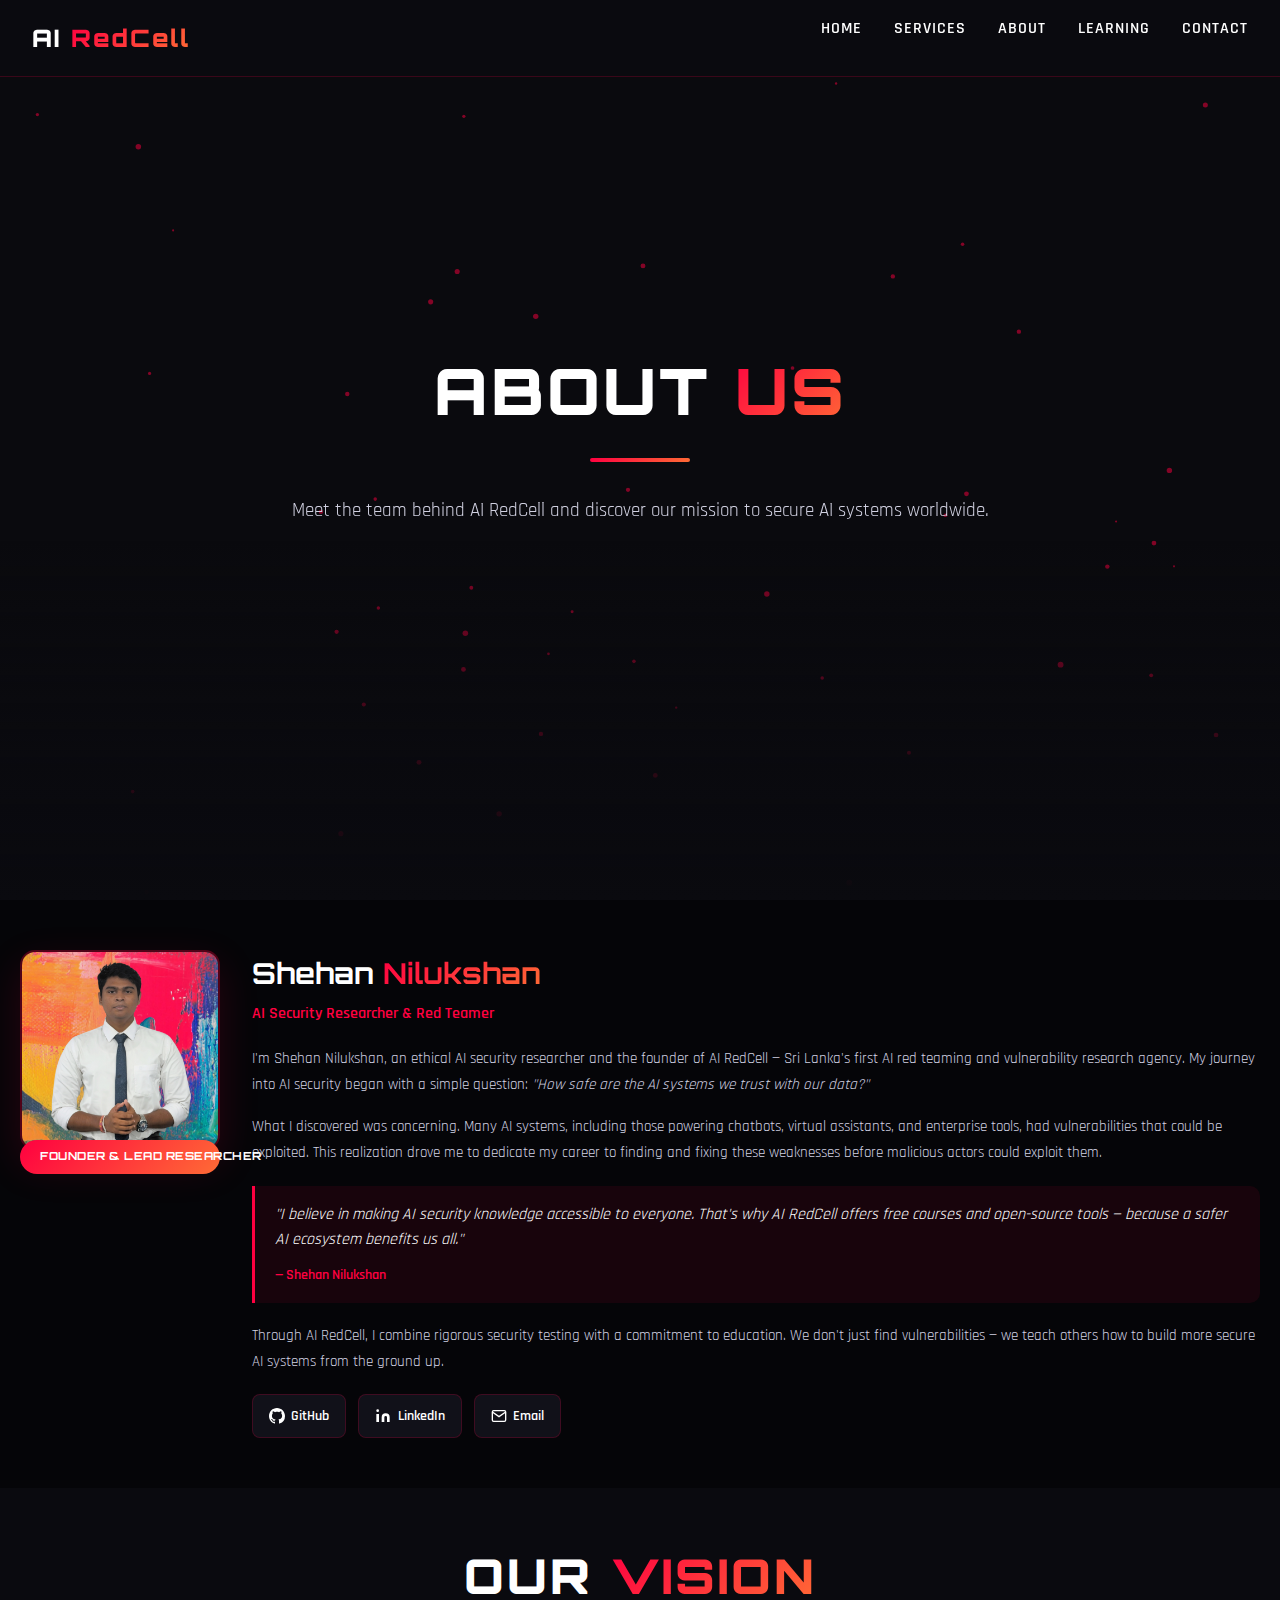
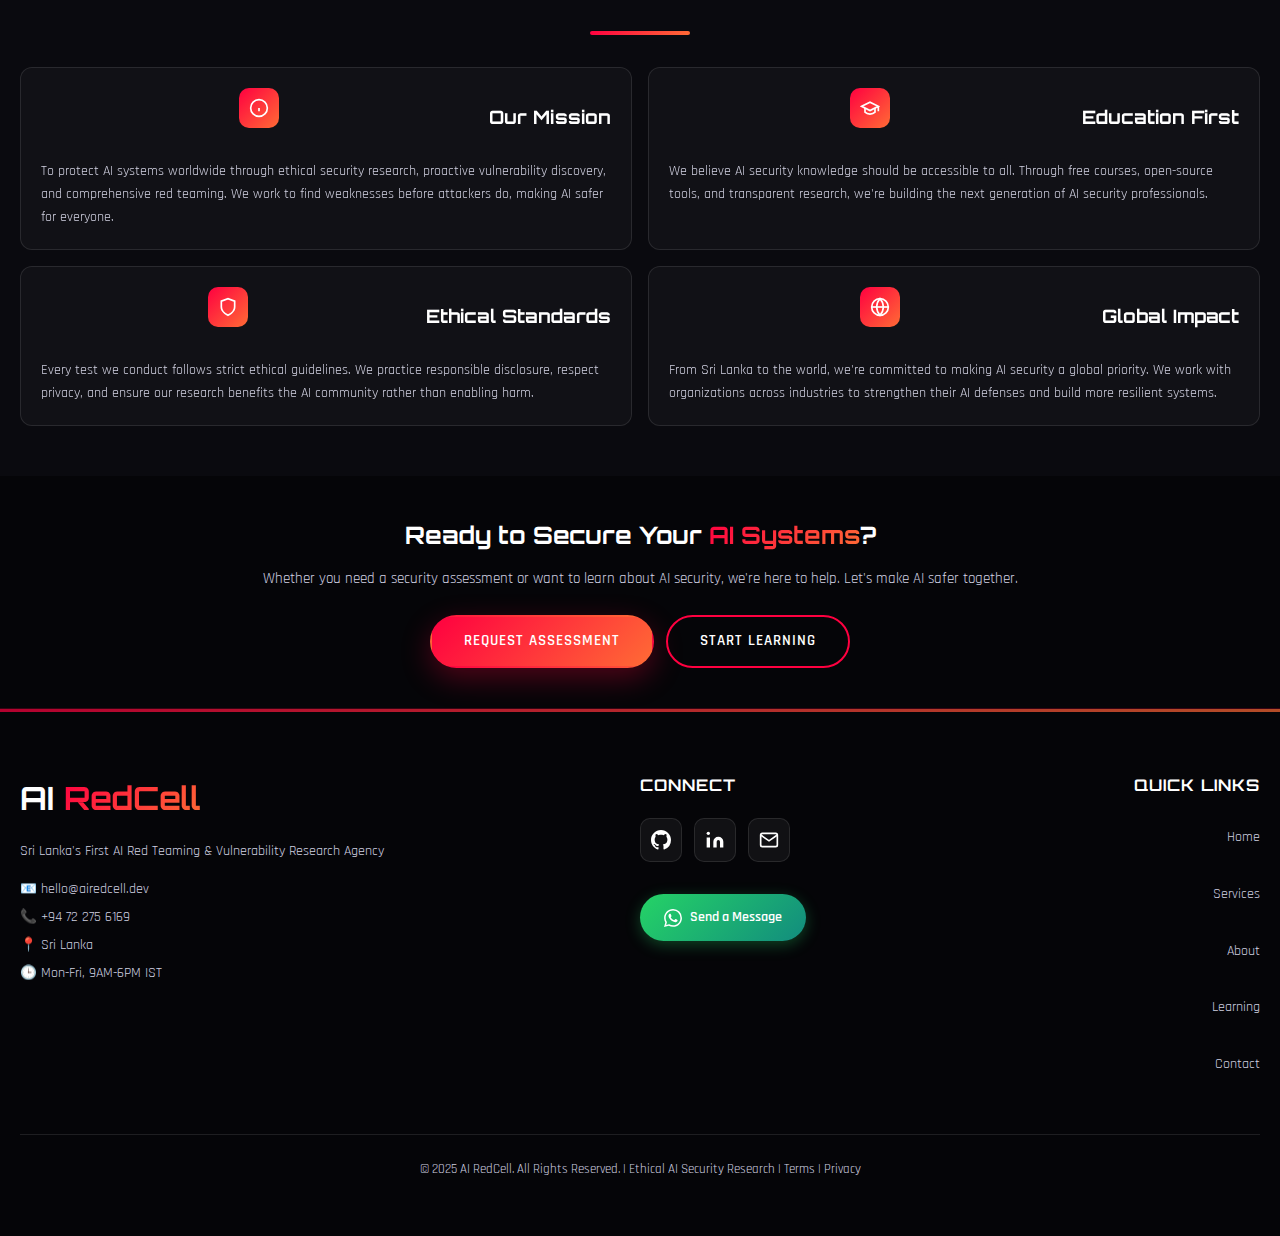
<file: about.html>
<!DOCTYPE html>
<html lang="en">
  <head>
    <meta charset="UTF-8" />
    <meta name="viewport" content="width=device-width, initial-scale=1.0" />

    <!-- Primary Meta Tags -->
    <title>About Us | AI RedCell - AI Security Research Agency</title>
    <meta name="title" content="About Us | AI RedCell - AI Security Research Agency" />
    <meta
      name="description"
      content="Learn about AI RedCell, a premier AI red teaming and vulnerability research agency. Discover our vision for AI security, commitment to education, and dedication to protecting AI systems worldwide."
    />
    <meta
      name="keywords"
      content="AI RedCell, AI security agency, AI red teaming, AI vulnerability research, AI security experts"
    />
    <meta name="author" content="AI RedCell" />
    <meta name="robots" content="index, follow" />

    <!-- Canonical URL -->
    <link rel="canonical" href="https://www.airedcell.dev/about.html" />

    <!-- Open Graph -->
    <meta property="og:type" content="website" />
    <meta property="og:url" content="https://www.airedcell.dev/about.html" />
    <meta property="og:title" content="About Us | AI RedCell - AI Security Agency" />
    <meta
      property="og:description"
      content="Learn about AI RedCell, a premier AI red teaming agency. Our vision for AI security."
    />
    <meta property="og:image" content="https://www.airedcell.dev/images/logo.png" />

    <!-- Theme -->
    <meta name="theme-color" content="#ff0040" />

    <!-- Preconnect for Performance -->
    <link rel="preconnect" href="https://fonts.googleapis.com" />
    <link rel="preconnect" href="https://fonts.gstatic.com" crossorigin />

    <link rel="stylesheet" href="css/styles.css" />
    <link rel="stylesheet" href="css/smooth-transitions.css" />
    <link rel="stylesheet" href="css/overflow-fixes.css" />
    <link rel="stylesheet" href="css/mobile-responsive.css" />
    <link rel="stylesheet" href="css/mobile-premium.css" />
    <link
      href="https://fonts.googleapis.com/css2?family=Orbitron:wght@400;700;900&family=Rajdhani:wght@300;400;600;700&display=swap"
      rel="stylesheet"
    />
    <!-- Favicon -->
    <link rel="icon" type="image/x-icon" href="images/favicon.ico" />
    <link rel="shortcut icon" type="image/x-icon" href="images/favicon.ico" />
    <link rel="apple-touch-icon" sizes="180x180" href="images/logo.png" />

    <style>
      /* About Page Specific Styles */
      .about-hero {
        height: 100vh;
        display: flex;
        align-items: center;
        justify-content: center;
        position: relative;
        overflow: hidden;
      }

      /* Gradient fade at bottom of hero */
      .about-hero::after {
        content: '';
        position: absolute;
        bottom: 0;
        left: 0;
        width: 100%;
        height: 40%;
        background: linear-gradient(
          to bottom,
          transparent 0%,
          rgba(10, 10, 15, 0.3) 30%,
          rgba(10, 10, 15, 0.7) 60%,
          rgba(10, 10, 15, 1) 100%
        );
        z-index: 1;
        pointer-events: none;
      }

      .about-hero #matrix-canvas {
        position: absolute;
        top: 0;
        left: 0;
        width: 100%;
        height: 100%;
        z-index: 0;
      }

      .about-hero .hero-content {
        position: relative;
        z-index: 2;
        text-align: center;
        padding: 2rem;
        animation: fadeInUp 1s ease-out;
      }

      @keyframes fadeInUp {
        from {
          opacity: 0;
          transform: translateY(30px);
        }
        to {
          opacity: 1;
          transform: translateY(0);
        }
      }

      .about-hero .page-title {
        font-family: var(--font-heading);
        font-size: 4rem;
        font-weight: 900;
        margin-bottom: 1rem;
        text-transform: uppercase;
        letter-spacing: 3px;
      }

      /* Founder Section */
      .founder-section {
        padding: 50px 0;
        background: var(--darker-bg);
      }

      .founder-section .container {
        max-width: 900px;
      }

      .founder-content {
        display: grid;
        grid-template-columns: 200px 1fr;
        gap: 2rem;
        align-items: start;
      }

      .founder-image {
        position: relative;
      }

      .founder-avatar {
        width: 100%;
        border-radius: 15px;
        border: 2px solid rgba(255, 0, 64, 0.3);
        box-shadow: 0 15px 40px rgba(255, 0, 64, 0.15);
        transition: var(--transition-smooth);
      }

      .founder-avatar:hover {
        transform: scale(1.02);
        box-shadow: 0 20px 50px rgba(255, 0, 64, 0.25);
      }

      .founder-badge {
        position: absolute;
        bottom: -15px;
        left: 50%;
        transform: translateX(-50%);
        background: var(--gradient-1);
        padding: 0.5rem 1.25rem;
        border-radius: 20px;
        font-family: var(--font-heading);
        font-size: 0.7rem;
        font-weight: 700;
        text-transform: uppercase;
        letter-spacing: 0.5px;
        white-space: nowrap;
      }

      .founder-text h2 {
        font-family: var(--font-heading);
        font-size: 1.8rem;
        margin-bottom: 0.3rem;
      }

      .founder-title {
        color: var(--primary-red);
        font-size: 1rem;
        font-weight: 600;
        margin-bottom: 1.25rem;
      }

      .founder-bio {
        color: var(--text-secondary);
        font-size: 0.95rem;
        line-height: 1.7;
        margin-bottom: 1rem;
      }

      .founder-quote {
        background: rgba(255, 0, 64, 0.08);
        border-left: 3px solid var(--primary-red);
        padding: 1rem 1.25rem;
        margin: 1.25rem 0;
        border-radius: 0 10px 10px 0;
      }

      .founder-quote p {
        font-style: italic;
        font-size: 1rem;
        color: var(--text-primary);
        line-height: 1.6;
        margin: 0;
      }

      .founder-quote .quote-author {
        font-style: normal;
        font-size: 0.85rem;
        color: var(--primary-red);
        margin-top: 0.75rem;
        font-weight: 600;
      }

      /* Vision Section */
      .vision-section {
        padding: 50px 0;
        background: var(--dark-bg);
      }

      .vision-section .container {
        max-width: 900px;
      }

      .vision-grid {
        display: grid;
        grid-template-columns: repeat(2, 1fr);
        gap: 1rem;
        margin-top: 2rem;
      }

      .vision-card {
        background: rgba(255, 255, 255, 0.03);
        backdrop-filter: blur(10px);
        -webkit-backdrop-filter: blur(10px);
        padding: 1.25rem;
        border-radius: 12px;
        border: 1px solid rgba(255, 255, 255, 0.1);
        transition: var(--transition-smooth);
      }

      .vision-card:hover {
        transform: translateY(-3px);
        background: rgba(255, 255, 255, 0.05);
        border-color: rgba(255, 0, 64, 0.25);
        box-shadow: 0 10px 25px rgba(255, 0, 64, 0.1);
      }

      .vision-card .card-header {
        display: flex;
        align-items: center;
        gap: 0.75rem;
        margin-bottom: 1rem;
      }

      .vision-card .card-icon {
        width: 40px;
        height: 40px;
        background: var(--gradient-1);
        border-radius: 10px;
        display: flex;
        align-items: center;
        justify-content: center;
      }

      .vision-card .card-icon svg {
        width: 20px;
        height: 20px;
        color: white;
      }

      .vision-card h3 {
        font-family: var(--font-heading);
        font-size: 1.15rem;
        margin: 0;
      }

      .vision-card p {
        color: var(--text-secondary);
        font-size: 0.9rem;
        line-height: 1.6;
        margin: 0;
      }

      /* Social Links */
      .founder-social {
        display: flex;
        gap: 0.75rem;
        margin-top: 1.25rem;
      }

      .social-btn {
        display: flex;
        align-items: center;
        gap: 0.4rem;
        padding: 0.5rem 1rem;
        background: var(--card-bg);
        border: 1px solid rgba(255, 0, 64, 0.2);
        border-radius: 8px;
        color: var(--text-primary);
        text-decoration: none;
        font-weight: 600;
        font-size: 0.85rem;
        transition: var(--transition-smooth);
      }

      .social-btn:hover {
        border-color: var(--primary-red);
        background: rgba(255, 0, 64, 0.1);
        transform: translateY(-2px);
      }

      .social-btn svg {
        width: 16px;
        height: 16px;
      }

      /* CTA Section */
      .about-cta-section {
        padding: 40px 0;
        background: var(--darker-bg);
        text-align: center;
      }

      .cta-content {
        max-width: 600px;
        margin: 0 auto;
      }

      .cta-content h2 {
        font-family: var(--font-heading);
        font-size: 1.5rem;
        margin-bottom: 0.75rem;
      }

      .cta-content p {
        color: var(--text-secondary);
        font-size: 0.95rem;
        margin-bottom: 1.5rem;
        line-height: 1.6;
      }

      .cta-buttons {
        display: flex;
        gap: 0.75rem;
        justify-content: center;
        flex-wrap: wrap;
      }

      @media (max-width: 1024px) {
        .founder-content {
          grid-template-columns: 1fr;
          gap: 3rem;
        }

        .founder-image {
          max-width: 350px;
          margin: 0 auto;
        }
      }

      @media (max-width: 768px) {
        .about-hero {
          height: 50vh;
        }

        .about-hero .page-title {
          font-size: 2.5rem;
        }

        .vision-grid {
          grid-template-columns: 1fr;
        }

        .founder-text h2 {
          font-size: 2rem;
        }

        .founder-social {
          flex-direction: column;
        }
      }
    </style>
  </head>

  <body>
    <!-- Navigation Bar -->
    <nav class="navbar">
      <div class="nav-container">
        <div class="logo">
          <a href="index.html" style="text-decoration: none; color: white;">
            <span class="logo-text">AI <span class="highlight">RedCell</span></span>
          </a>
        </div>
        <div class="nav-links">
          <a href="index.html" class="nav-link">Home</a>
          <a href="index.html#services" class="nav-link">Services</a>
          <a href="about.html" class="nav-link active">About</a>
          <a href="learning.html" class="nav-link">Learning</a>
          <a href="index.html#contact" class="nav-link">Contact</a>
        </div>
        <button class="hamburger" aria-label="Toggle navigation menu" aria-expanded="false">
          <span></span>
          <span></span>
          <span></span>
        </button>
      </div>
    </nav>

    <!-- Hero Section -->
    <section class="about-hero" role="banner">
      <canvas id="matrix-canvas" aria-hidden="true"></canvas>
      <div class="hero-content">
        <h1 class="page-title">About <span class="highlight">Us</span></h1>
        <div class="title-underline"></div>
        <p class="section-description" style="max-width: 700px;">
          Meet the team behind AI RedCell and discover our mission to secure AI systems worldwide.
        </p>
      </div>
    </section>

    <!-- Founder Section -->
    <section class="founder-section">
      <div class="container">
        <div class="founder-content">
          <div class="founder-image">
            <img src="images/my-img.png" alt="Shehan Nilukshan - Founder of AI RedCell" class="founder-avatar" loading="lazy">
            <span class="founder-badge">Founder & Lead Researcher</span>
          </div>
          
          <div class="founder-text">
            <h2>Shehan <span class="highlight">Nilukshan</span></h2>
            <p class="founder-title">AI Security Researcher & Red Teamer</p>
            
            <p class="founder-bio">
              I'm Shehan Nilukshan, an ethical AI security researcher and the founder of AI RedCell — 
              Sri Lanka's first AI red teaming and vulnerability research agency. My journey into AI security 
              began with a simple question: <em>"How safe are the AI systems we trust with our data?"</em>
            </p>
            
            <p class="founder-bio">
              What I discovered was concerning. Many AI systems, including those powering chatbots, 
              virtual assistants, and enterprise tools, had vulnerabilities that could be exploited. 
              This realization drove me to dedicate my career to finding and fixing these weaknesses 
              before malicious actors could exploit them.
            </p>

            <div class="founder-quote">
              <p>"I believe in making AI security knowledge accessible to everyone. That's why AI RedCell 
              offers free courses and open-source tools — because a safer AI ecosystem benefits us all."</p>
              <div class="quote-author">— Shehan Nilukshan</div>
            </div>

            <p class="founder-bio">
              Through AI RedCell, I combine rigorous security testing with a commitment to education. 
              We don't just find vulnerabilities — we teach others how to build more secure AI systems 
              from the ground up.
            </p>

            <div class="founder-social">
              <a href="https://github.com/shehan-ai" class="social-btn" target="_blank" rel="noopener noreferrer">
                <svg viewBox="0 0 24 24" fill="currentColor">
                  <path d="M12 0C5.37 0 0 5.37 0 12c0 5.31 3.435 9.795 8.205 11.385.6.105.825-.255.825-.57 0-.285-.015-1.23-.015-2.235-3.015.555-3.795-.735-4.035-1.41-.135-.345-.72-1.41-1.23-1.695-.42-.225-1.02-.78-.015-.795.945-.015 1.62.87 1.845 1.23 1.08 1.815 2.805 1.305 3.495.99.105-.78.42-1.305.765-1.605-2.67-.3-5.46-1.335-5.46-5.925 0-1.305.465-2.385 1.23-3.225-.12-.3-.54-1.53.12-3.18 0 0 1.005-.315 3.3 1.23.96-.27 1.98-.405 3-.405s2.04.135 3 .405c2.295-1.56 3.3-1.23 3.3-1.23.66 1.65.24 2.88.12 3.18.765.84 1.23 1.905 1.23 3.225 0 4.605-2.805 5.625-5.475 5.925.435.375.81 1.095.81 2.22 0 1.605-.015 2.895-.015 3.3 0 .315.225.69.825.57A12.02 12.02 0 0024 12c0-6.63-5.37-12-12-12z"/>
                </svg>
                GitHub
              </a>
              <a href="https://linkedin.com/in/shehan-nilukshan" class="social-btn" target="_blank" rel="noopener noreferrer">
                <svg viewBox="0 0 24 24" fill="currentColor">
                  <path d="M16 8a6 6 0 016 6v7h-4v-7a2 2 0 00-2-2 2 2 0 00-2 2v7h-4v-7a6 6 0 016-6zM2 9h4v12H2z"/>
                  <circle cx="4" cy="4" r="2"/>
                </svg>
                LinkedIn
              </a>
              <a href="mailto:shehan@airedcell.dev" class="social-btn">
                <svg viewBox="0 0 24 24" fill="none" stroke="currentColor" stroke-width="2">
                  <path d="M4 4h16c1.1 0 2 .9 2 2v12c0 1.1-.9 2-2 2H4c-1.1 0-2-.9-2-2V6c0-1.1.9-2 2-2z"/>
                  <polyline points="22,6 12,13 2,6"/>
                </svg>
                Email
              </a>
            </div>
          </div>
        </div>
      </div>
    </section>

    <!-- Vision & Mission Section -->
    <section class="vision-section">
      <div class="container">
        <h2 class="section-title" style="text-align: center;">Our <span class="highlight">Vision</span></h2>
        <div class="title-underline"></div>

        <div class="vision-grid">
          <div class="vision-card">
            <div class="card-header">
              <div class="card-icon">
                <svg viewBox="0 0 24 24" fill="none" stroke="currentColor" stroke-width="2">
                  <circle cx="12" cy="12" r="10"/>
                  <path d="M12 16v-4M12 8h.01"/>
                </svg>
              </div>
              <h3>Our Mission</h3>
            </div>
            <p>
              To protect AI systems worldwide through ethical security research, proactive vulnerability 
              discovery, and comprehensive red teaming. We work to find weaknesses before attackers do, 
              making AI safer for everyone.
            </p>
          </div>

          <div class="vision-card">
            <div class="card-header">
              <div class="card-icon">
                <svg viewBox="0 0 24 24" fill="none" stroke="currentColor" stroke-width="2">
                  <path d="M22 10v6M2 10l10-5 10 5-10 5z"/>
                  <path d="M6 12v5c3 3 9 3 12 0v-5"/>
                </svg>
              </div>
              <h3>Education First</h3>
            </div>
            <p>
              We believe AI security knowledge should be accessible to all. Through free courses, 
              open-source tools, and transparent research, we're building the next generation of 
              AI security professionals.
            </p>
          </div>

          <div class="vision-card">
            <div class="card-header">
              <div class="card-icon">
                <svg viewBox="0 0 24 24" fill="none" stroke="currentColor" stroke-width="2">
                  <path d="M12 22s8-4 8-10V5l-8-3-8 3v7c0 6 8 10 8 10z"/>
                </svg>
              </div>
              <h3>Ethical Standards</h3>
            </div>
            <p>
              Every test we conduct follows strict ethical guidelines. We practice responsible 
              disclosure, respect privacy, and ensure our research benefits the AI community 
              rather than enabling harm.
            </p>
          </div>

          <div class="vision-card">
            <div class="card-header">
              <div class="card-icon">
                <svg viewBox="0 0 24 24" fill="none" stroke="currentColor" stroke-width="2">
                  <circle cx="12" cy="12" r="10"/>
                  <line x1="2" y1="12" x2="22" y2="12"/>
                  <path d="M12 2a15.3 15.3 0 014 10 15.3 15.3 0 01-4 10 15.3 15.3 0 01-4-10 15.3 15.3 0 014-10z"/>
                </svg>
              </div>
              <h3>Global Impact</h3>
            </div>
            <p>
              From Sri Lanka to the world, we're committed to making AI security a global priority. 
              We work with organizations across industries to strengthen their AI defenses and 
              build more resilient systems.
            </p>
          </div>
        </div>
      </div>
    </section>

    <!-- CTA Section -->
    <section class="about-cta-section">
      <div class="container">
        <div class="cta-content">
          <h2>Ready to Secure Your <span class="highlight">AI Systems</span>?</h2>
          <p>
            Whether you need a security assessment or want to learn about AI security, 
            we're here to help. Let's make AI safer together.
          </p>
          <div class="cta-buttons">
            <a href="index.html#contact" class="btn btn-primary">Request Assessment</a>
            <a href="learning.html" class="btn btn-secondary">Start Learning</a>
          </div>
        </div>
      </div>
    </section>

    <!-- Footer -->
    <footer id="site-footer" class="footer">
      <div class="footer-particles"></div>
      <div class="container">
        <div class="footer-content">
          <div class="footer-brand">
            <h3>AI <span class="highlight">RedCell</span></h3>
            <p>Sri Lanka's First AI Red Teaming & Vulnerability Research Agency</p>
            <div class="footer-contact">
              <p><a href="mailto:hello@airedcell.dev">📧 hello@airedcell.dev</a></p>
              <p><a href="tel:+94722756169">📞 +94 72 275 6169</a></p>
              <p>📍 Sri Lanka</p>
              <p>🕒 Mon-Fri, 9AM-6PM IST</p>
            </div>
          </div>

          <div class="footer-social">
            <h4>Connect</h4>
            <div class="social-links">
              <a href="https://github.com/AI-RedCell" class="social-link" aria-label="GitHub" target="_blank" rel="noopener noreferrer">
                <svg viewBox="0 0 24 24" fill="currentColor">
                  <path d="M12 0C5.37 0 0 5.37 0 12c0 5.31 3.435 9.795 8.205 11.385.6.105.825-.255.825-.57 0-.285-.015-1.23-.015-2.235-3.015.555-3.795-.735-4.035-1.41-.135-.345-.72-1.41-1.23-1.695-.42-.225-1.02-.78-.015-.795.945-.015 1.62.87 1.845 1.23 1.08 1.815 2.805 1.305 3.495.99.105-.78.42-1.305.765-1.605-2.67-.3-5.46-1.335-5.46-5.925 0-1.305.465-2.385 1.23-3.225-.12-.3-.54-1.53.12-3.18 0 0 1.005-.315 3.3 1.23.96-.27 1.98-.405 3-.405s2.04.135 3 .405c2.295-1.56 3.3-1.23 3.3-1.23.66 1.65.24 2.88.12 3.18.765.84 1.23 1.905 1.23 3.225 0 4.605-2.805 5.625-5.475 5.925.435.375.81 1.095.81 2.22 0 1.605-.015 2.895-.015 3.3 0 .315.225.69.825.57A12.02 12.02 0 0024 12c0-6.63-5.37-12-12-12z"/>
                </svg>
              </a>
              <a href="https://www.linkedin.com/company/ai-redcell/" class="social-link" aria-label="LinkedIn" target="_blank" rel="noopener noreferrer">
                <svg viewBox="0 0 24 24" fill="currentColor">
                  <path d="M16 8a6 6 0 016 6v7h-4v-7a2 2 0 00-2-2 2 2 0 00-2 2v7h-4v-7a6 6 0 016-6zM2 9h4v12H2z"/>
                  <circle cx="4" cy="4" r="2"/>
                </svg>
              </a>
              <a href="mailto:hello@airedcell.dev" class="social-link" aria-label="Email">
                <svg viewBox="0 0 24 24" fill="none" stroke="currentColor" stroke-width="2">
                  <path d="M4 4h16c1.1 0 2 .9 2 2v12c0 1.1-.9 2-2 2H4c-1.1 0-2-.9-2-2V6c0-1.1.9-2 2-2z"/>
                  <polyline points="22,6 12,13 2,6"/>
                </svg>
              </a>
            </div>
            <a href="https://wa.me/94722756169" class="whatsapp-btn" target="_blank" rel="noopener noreferrer">
              <svg viewBox="0 0 24 24" fill="currentColor" width="20" height="20">
                <path d="M17.472 14.382c-.297-.149-1.758-.867-2.03-.967-.273-.099-.471-.148-.67.15-.197.297-.767.966-.94 1.164-.173.199-.347.223-.644.075-.297-.15-1.255-.463-2.39-1.475-.883-.788-1.48-1.761-1.653-2.059-.173-.297-.018-.458.13-.606.134-.133.298-.347.446-.52.149-.174.198-.298.298-.497.099-.198.05-.371-.025-.52-.075-.149-.669-1.612-.916-2.207-.242-.579-.487-.5-.669-.51-.173-.008-.371-.01-.57-.01-.198 0-.52.074-.792.372-.272.297-1.04 1.016-1.04 2.479 0 1.462 1.065 2.875 1.213 3.074.149.198 2.096 3.2 5.077 4.487.709.306 1.262.489 1.694.625.712.227 1.36.195 1.871.118.571-.085 1.758-.719 2.006-1.413.248-.694.248-1.289.173-1.413-.074-.124-.272-.198-.57-.347m-5.421 7.403h-.004a9.87 9.87 0 01-5.031-1.378l-.361-.214-3.741.982.998-3.648-.235-.374a9.86 9.86 0 01-1.51-5.26c.001-5.45 4.436-9.884 9.888-9.884 2.64 0 5.122 1.03 6.988 2.898a9.825 9.825 0 012.893 6.994c-.003 5.45-4.437 9.884-9.885 9.884m8.413-18.297A11.815 11.815 0 0012.05 0C5.495 0 .16 5.335.157 11.892c0 2.096.547 4.142 1.588 5.945L.057 24l6.305-1.654a11.882 11.882 0 005.683 1.448h.005c6.554 0 11.89-5.335 11.893-11.893a11.821 11.821 0 00-3.48-8.413z"/>
              </svg>
              Send a Message
            </a>
          </div>

          <div class="footer-links">
            <h4>Quick Links</h4>
            <a href="index.html">Home</a>
            <a href="services.html">Services</a>
            <a href="about.html">About</a>
            <a href="learning.html">Learning</a>
            <a href="index.html#contact">Contact</a>
            <a href="terms.html">Terms</a>
            <a href="privacy.html">Privacy</a>
          </div>
        </div>

        <div class="footer-bottom">
          <p>
            &copy; 2025 AI RedCell. All Rights Reserved. | Ethical AI Security Research | <a href="terms.html">Terms</a> | <a href="privacy.html">Privacy</a>
          </p>
        </div>
      </div>
    </footer>

    <script src="js/matrix.js"></script>
    <script src="js/site-loader.js"></script>
    <script src="js/about-content.js"></script>
    <script src="js/script.js"></script>
  </body>
</html>
</file>
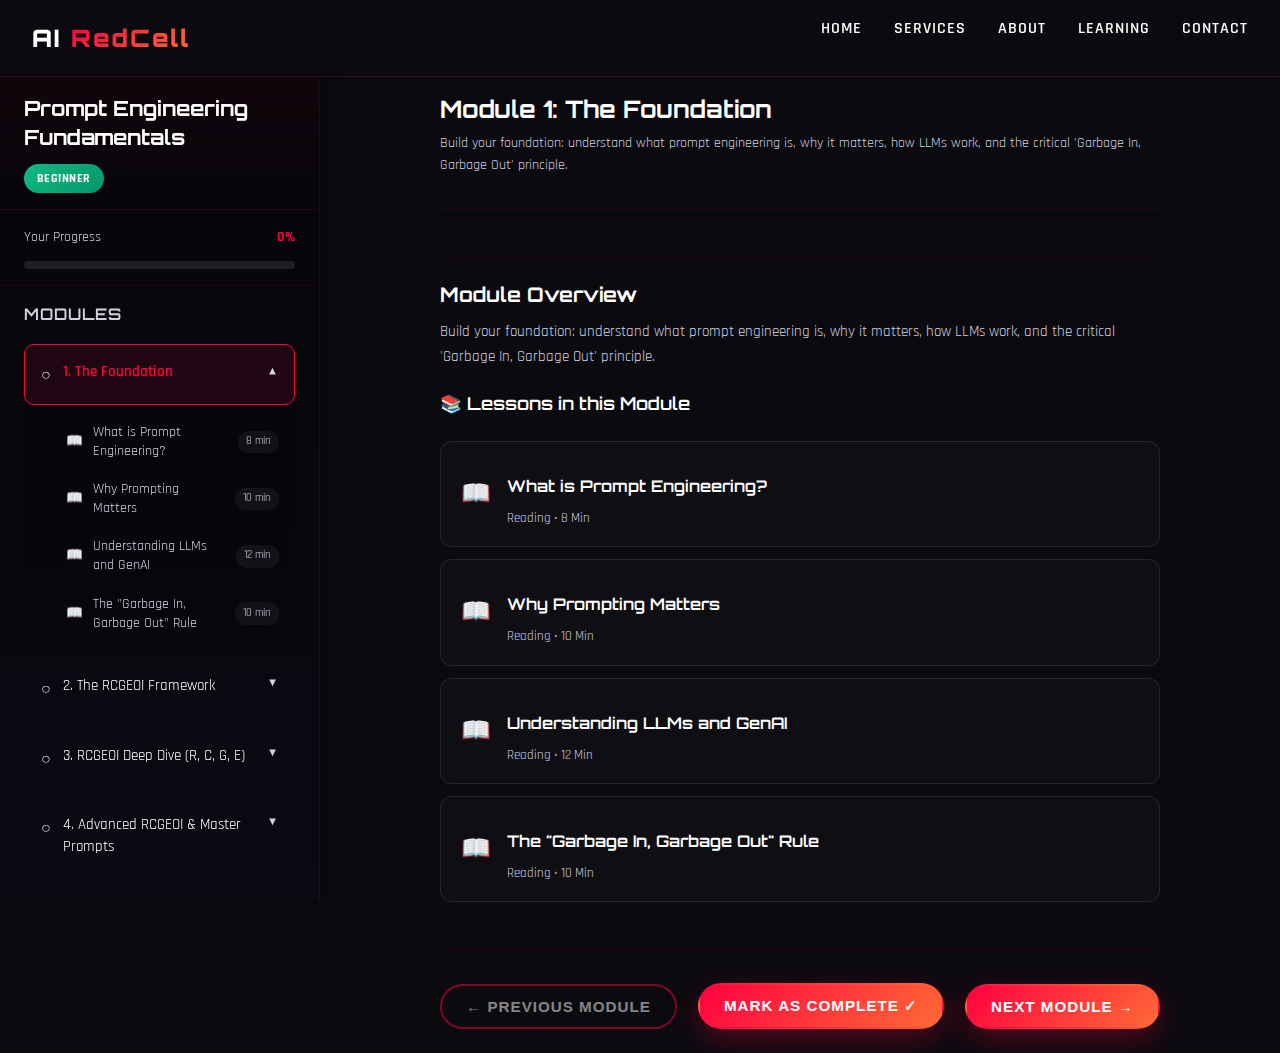
<file: course.html>
<!DOCTYPE html>
<html lang="en">
  <head>
    <meta charset="UTF-8" />
    <meta name="viewport" content="width=device-width, initial-scale=1.0" />
    <title>Course - AI RedCell Learning Hub</title>
    
    <link rel="preconnect" href="https://fonts.googleapis.com" />
    <link rel="preconnect" href="https://fonts.gstatic.com" crossorigin />
    <link href="https://fonts.googleapis.com/css2?family=Orbitron:wght@400;700;900&family=Rajdhani:wght@300;400;600;700&display=swap" rel="stylesheet" />
    <link rel="stylesheet" href="css/styles.css" />
    <link rel="stylesheet" href="css/smooth-transitions.css" />
    <link rel="stylesheet" href="css/course-clean.css" />
    <link rel="stylesheet" href="css/mobile-responsive.css" />
    <link rel="stylesheet" href="css/mobile-premium.css" />
    <link rel="stylesheet" href="css/content-protection.css" />
    <!-- Favicon -->
    <link rel="icon" type="image/x-icon" href="images/favicon.ico" />
    <link rel="shortcut icon" type="image/x-icon" href="images/favicon.ico" />
    <link rel="apple-touch-icon" sizes="180x180" href="images/logo.png" />
  </head>

  <body>
    <!-- Navigation Bar -->
    <nav class="navbar">
      <div class="nav-container">
        <div class="logo">
          <a href="index.html" style="text-decoration: none; color: white;">
            <span class="logo-text">AI <span class="highlight">RedCell</span></span>
          </a>
        </div>
        <div class="nav-links">
          <a href="index.html" class="nav-link">Home</a>
          <a href="index.html#services" class="nav-link">Services</a>
          <a href="about.html" class="nav-link">About</a>
          <a href="learning.html" class="nav-link active">Learning</a>
          <a href="index.html#contact" class="nav-link">Contact</a>
        </div>
        <button class="hamburger" aria-label="Toggle navigation menu" aria-expanded="false">
          <span></span>
          <span></span>
          <span></span>
        </button>
      </div>
    </nav>

    <!-- Course Content Layout -->
    <div class="course-container">
      <!-- Mobile Sidebar Toggle Button -->
      <button class="mobile-sidebar-toggle" id="mobileSidebarToggle" aria-label="Toggle course modules">
        📖
      </button>
      
      <!-- Mobile Sidebar Overlay -->
      <div class="sidebar-overlay" id="sidebarOverlay"></div>
      
      <!-- Sidebar -->
      <aside class="course-sidebar-clean" id="courseSidebar">
        <div class="sidebar-header">
          <h2 id="sidebarCourseTitle">Prompt Engineering Fundamentals</h2>
          <span class="difficulty-badge beginner" id="sidebarDifficulty">Beginner</span>
        </div>
        
        <div class="progress-section">
          <div class="progress-label">
            <span>Your Progress</span>
            <span class="progress-percentage" id="progressPercent">0%</span>
          </div>
          <div class="progress-bar">
            <div class="progress-fill" id="progressFill" style="width: 0%"></div>
          </div>
        </div>

        <div class="module-list-section">
          <h3>Modules</h3>
          <ul class="module-list-clean" id="moduleList">
            <!-- Modules will be loaded dynamically -->
            <li class="module-item-clean active" data-module="0">
              <span class="module-check">○</span>
              <span class="module-title">1. Introduction to Prompts</span>
            </li>
            <li class="module-item-clean" data-module="1">
              <span class="module-check">○</span>
              <span class="module-title">2. Crafting Effective Prompts</span>
            </li>
            <li class="module-item-clean" data-module="2">
              <span class="module-check">○</span>
              <span class="module-title">3. Advanced Techniques</span>
            </li>
            <li class="module-item-clean" data-module="3">
              <span class="module-check">○</span>
              <span class="module-title">4. Testing & Iteration</span>
            </li>
          </ul>
        </div>
      </aside>

      <!-- Main Content -->
      <main class="course-main-clean">
        <!-- Module Content -->
        <article class="module-article" id="moduleArticle">
          <header class="module-header-clean">
            <h1 id="moduleTitle">Module 1: Introduction to Prompts</h1>
            <p class="module-description" id="moduleDescription">
              Learn the fundamentals of prompt engineering and understand what makes a good prompt.
            </p>
          </header>

          <div class="module-content-clean" id="moduleContent">
            <!-- Content loaded from JSON/CMS -->
            <h2>What is Prompt Engineering?</h2>
            <p>
              Prompt engineering is the practice of designing and refining inputs (prompts) to get the best possible outputs from AI language models. It's both an art and a science that requires understanding how AI models interpret and respond to different types of instructions.
            </p>

            <h2>Why Prompt Engineering Matters</h2>
            <p>
              The quality of your prompts directly impacts the quality of AI responses. Well-crafted prompts can:
            </p>
            <ul>
              <li>Produce more accurate and relevant responses</li>
              <li>Reduce ambiguity and misinterpretation</li>
              <li>Unlock advanced AI capabilities</li>
              <li>Save time by getting better results faster</li>
            </ul>

            <h2>Key Concepts</h2>
            <p>
              <strong>Clarity:</strong> Your prompt should be clear and specific about what you want.
            </p>
            <p>
              <strong>Context:</strong> Providing relevant background information helps the AI understand your needs.
            </p>
            <p>
              <strong>Constraints:</strong> Setting boundaries helps guide the AI's response format and scope.
            </p>

            <h2>Example</h2>
            <pre><code>// Poor prompt:
"Tell me about AI"

// Better prompt:
"Explain how transformer architecture works in large language models, 
focusing on the attention mechanism. Use simple analogies suitable 
for someone with basic programming knowledge."</code></pre>
            <p>
              The second prompt is better because it's specific, provides context about the audience's knowledge level, and sets clear expectations for the response style.
            </p>
          </div>

          <!-- Simple Quiz Section -->
          <section class="quiz-section" id="quizSection">
            <div class="quiz-header">
              <h2>Quick Quiz</h2>
              <span class="quiz-progress" id="quizProgress">Question 1 of 3</span>
            </div>

            <div class="quiz-container" id="quizContainer">
              <div class="quiz-question active" data-question="0">
                <p class="question-text">What is the main goal of prompt engineering?</p>
                <div class="quiz-options">
                  <label class="quiz-option">
                    <input type="radio" name="q0" value="0">
                    <span class="option-text">To confuse the AI</span>
                  </label>
                  <label class="quiz-option">
                    <input type="radio" name="q0" value="1">
                    <span class="option-text">To get better AI responses</span>
                  </label>
                  <label class="quiz-option">
                    <input type="radio" name="q0" value="2">
                    <span class="option-text">To make prompts longer</span>
                  </label>
                  <label class="quiz-option">
                    <input type="radio" name="q0" value="3">
                    <span class="option-text">To use technical jargon</span>
                  </label>
                </div>
              </div>

              <div class="quiz-feedback" id="quizFeedback" style="display: none;">
                <div class="feedback-icon"></div>
                <p class="feedback-explanation" id="feedbackText"></p>
              </div>

              <div class="quiz-actions">
                <button class="btn btn-primary" id="submitQuizBtn">Submit Answer</button>
                <button class="btn btn-primary" id="nextQuestionBtn" style="display: none;">Next Question</button>
              </div>

              <div class="quiz-results" id="quizResults" style="display: none;">
                <h3>Quiz Complete!</h3>
                <p class="score-text" id="scoreText">You scored 2 out of 3</p>
                <button class="btn btn-secondary" id="retryQuizBtn">Retry Quiz</button>
              </div>
            </div>
          </section>

          <!-- Module Navigation -->
          <nav class="module-nav-clean">
            <button id="prevModule" class="btn btn-secondary" disabled>
              ← Previous Module
            </button>
            <button id="markCompleteBtn" class="btn btn-primary">
              Mark as Complete ✓
            </button>
            <button id="nextModule" class="btn btn-primary">
              Next Module →
            </button>
          </nav>
        </article>
      </main>
    </div>


    <script src="js/matrix.js"></script>
    <script src="js/script.js"></script>
    <script src="js/quiz.js"></script>
    <script src="js/course-loader.js"></script>
    <script src="js/content-protection.js"></script>
  </body>
</html>
</file>
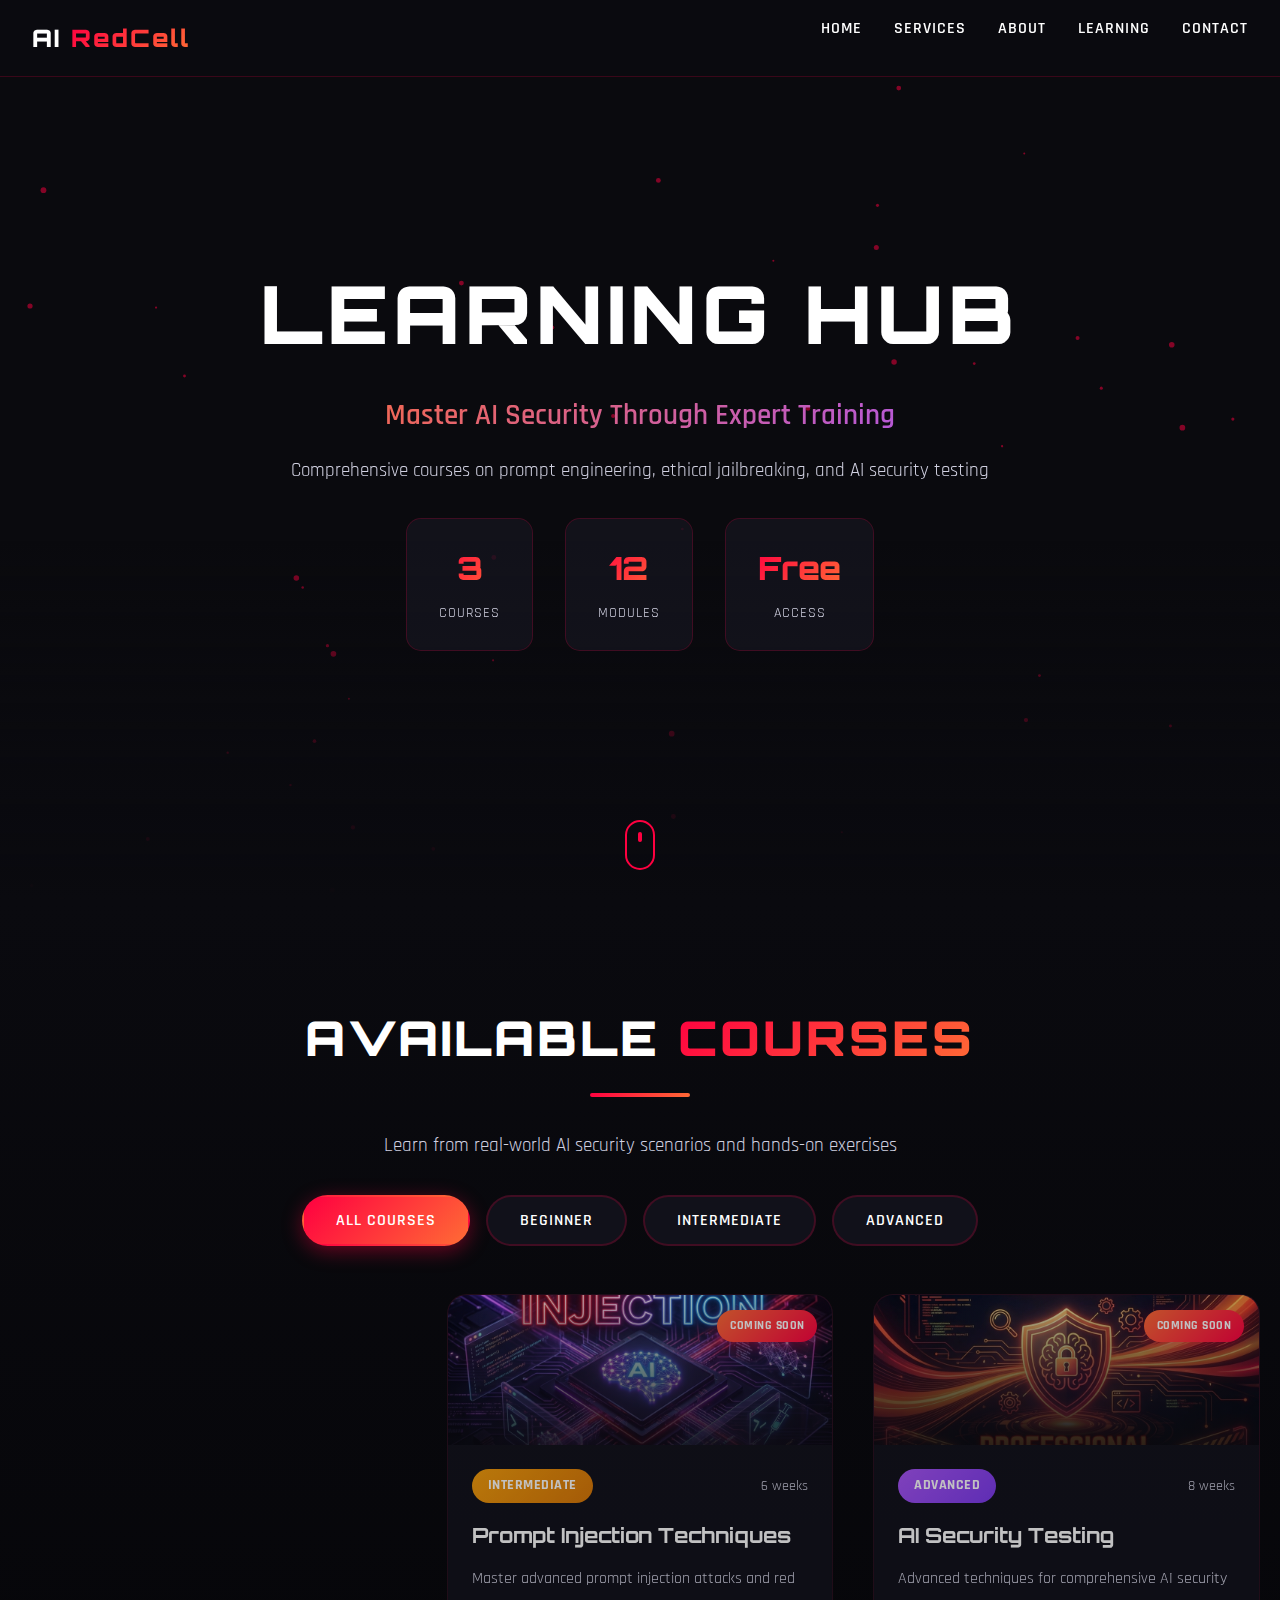
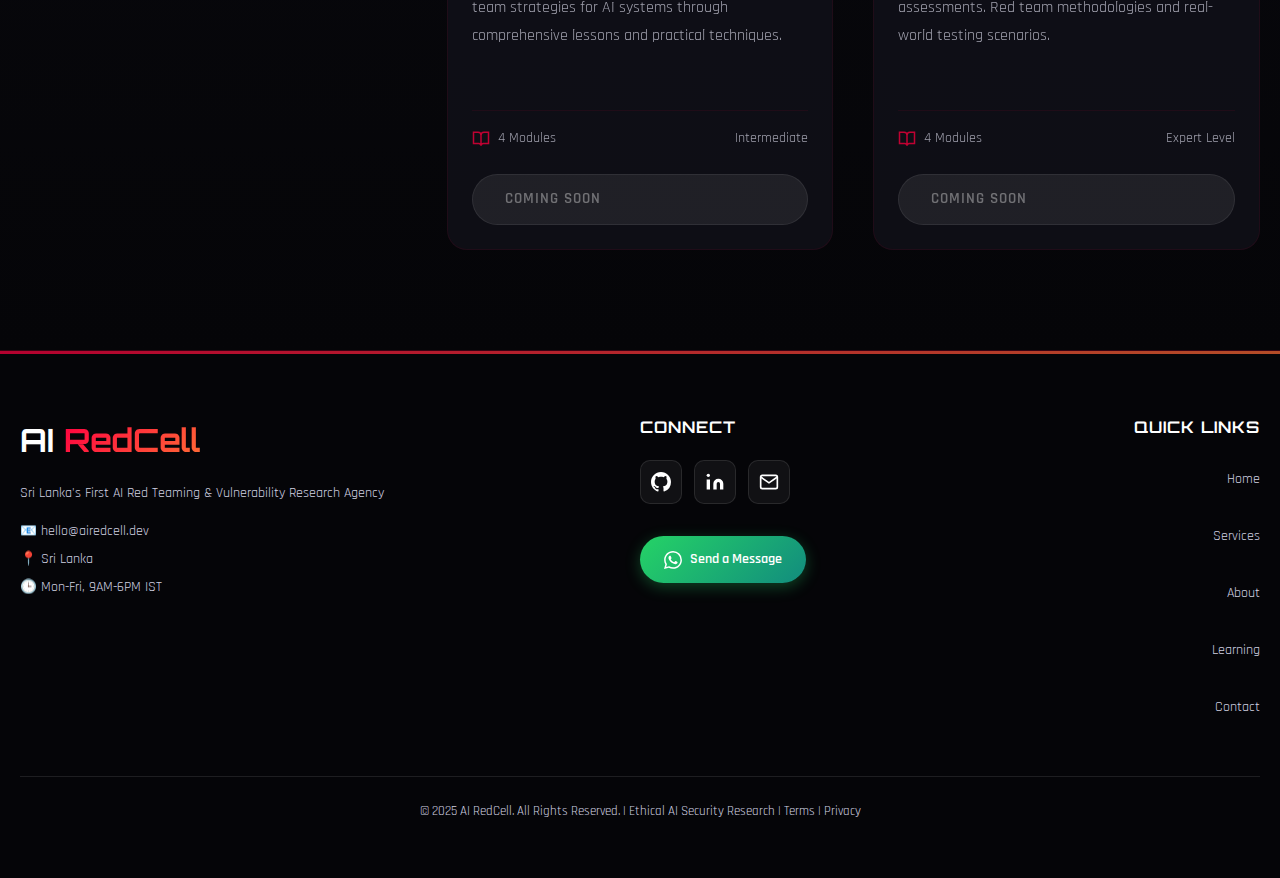
<file: learning.html>
<!DOCTYPE html>
<html lang="en">
  <head>
    <meta charset="UTF-8" />
    <meta name="viewport" content="width=device-width, initial-scale=1.0" />

    <!-- Primary Meta Tags -->
    <title>Learning Hub - AI RedCell | AI Security Courses</title>
    <meta
      name="title"
      content="Learning Hub - AI RedCell | AI Security Courses"
    />
    <meta
      name="description"
      content="Learn AI security, prompt engineering, and ethical jailbreaking through comprehensive courses by AI RedCell. Free AI security training."
    />
    <meta
      name="keywords"
      content="AI security courses, prompt engineering training, AI jailbreaking courses, ethical hacking education, AI RedCell learning"
    />
    <meta name="author" content="AI RedCell" />

    <!-- Canonical URL -->
    <link rel="canonical" href="https://www.airedcell.dev/learning.html" />

    <!-- Open Graph / Facebook -->
    <meta property="og:type" content="website" />
    <meta
      property="og:url"
      content="https://www.airedcell.dev/learning.html"
    />
    <meta property="og:title" content="Learning Hub - AI RedCell" />
    <meta
      property="og:description"
      content="Master AI security through hands-on courses and expert training."
    />
    <meta property="og:image" content="https://www.airedcell.dev/images/logo.png" />

    <!-- Twitter Card -->
    <meta name="twitter:card" content="summary_large_image" />
    <meta
      name="twitter:url"
      content="https://www.airedcell.dev/learning.html"
    />
    <meta name="twitter:title" content="Learning Hub - AI RedCell" />
    <meta
      name="twitter:description"
      content="Master AI security through hands-on courses and expert training."
    />
    <meta
      name="twitter:image"
      content="https://www.airedcell.dev/images/logo.png"
    />

    <!-- Fonts & Styles -->
    <link rel="preconnect" href="https://fonts.googleapis.com" />
    <link rel="preconnect" href="https://fonts.gstatic.com" crossorigin />
    <link
      href="https://fonts.googleapis.com/css2?family=Orbitron:wght@400;700;900&family=Rajdhani:wght@300;400;600;700&display=swap"
      rel="stylesheet"
    />
    <link rel="stylesheet" href="css/styles.css" />
    <link rel="stylesheet" href="css/smooth-transitions.css" />
    <link rel="stylesheet" href="css/overflow-fixes.css" />
    <link rel="stylesheet" href="css/mobile-responsive.css" />
    <link rel="stylesheet" href="css/mobile-premium.css" />
    <link rel="stylesheet" href="css/content-protection.css" />
    <!-- Favicon -->
    <link rel="icon" type="image/x-icon" href="images/favicon.ico" />
    <link rel="shortcut icon" type="image/x-icon" href="images/favicon.ico" />
    <link rel="apple-touch-icon" sizes="180x180" href="images/logo.png" />
  </head>

  <body>
    <!-- Navigation Bar -->
    <nav class="navbar">
      <div class="nav-container">
        <div class="logo">
          <a href="index.html" style="text-decoration: none; color: white;">
            <span class="logo-text">AI <span class="highlight">RedCell</span></span>
          </a>
        </div>
        <div class="nav-links">
          <a href="index.html" class="nav-link">Home</a>
          <a href="index.html#services" class="nav-link">Services</a>
          <a href="about.html" class="nav-link">About</a>
          <a href="learning.html" class="nav-link">Learning</a>
          <a href="index.html#contact" class="nav-link">Contact</a>
        </div>
        <button class="hamburger" aria-label="Toggle navigation menu" aria-expanded="false">
          <span></span>
          <span></span>
          <span></span>
        </button>
      </div>
    </nav>

    <!-- Hero Section -->
    <section id="learning-hero" class="hero learning-hero">
      <canvas id="matrix-canvas" aria-hidden="true"></canvas>
      <div class="hero-content">
        <h1 class="hero-title">
          <span class="glitch" data-text="Learning Hub">Learning Hub</span>
        </h1>
        <p class="hero-subtitle">Master AI Security Through Expert Training</p>
        <p class="hero-description">
          Comprehensive courses on prompt engineering, ethical jailbreaking, and
          AI security testing
        </p>
        <div class="learning-stats">
          <div class="stat-badge">
            <div class="stat-number">4</div>
            <div class="stat-label">Courses</div>
          </div>
          <div class="stat-badge">
            <div class="stat-number">16</div>
            <div class="stat-label">Modules</div>
          </div>
          <div class="stat-badge">
            <div class="stat-number">Free</div>
            <div class="stat-label">Access</div>
          </div>
        </div>
      </div>
      <div class="scroll-indicator">
        <div class="mouse"></div>
      </div>
    </section>

    <!-- Courses Section -->
    <section id="courses" class="courses-section">
      <div class="container">
        <h2 class="section-title">
          Available <span class="highlight">Courses</span>
        </h2>
        <div class="title-underline"></div>
        <p class="section-description">
          Learn from real-world AI security scenarios and hands-on exercises
        </p>

        <!-- Course Filters -->
        <div class="course-filters">
          <button class="filter-btn active" data-filter="all">
            All Courses
          </button>
          <button class="filter-btn" data-filter="beginner">Beginner</button>
          <button class="filter-btn" data-filter="intermediate">
            Intermediate
          </button>
          <button class="filter-btn" data-filter="advanced">Advanced</button>
        </div>

        <!-- Course Grid - Loaded dynamically from JSON -->
        <div class="courses-grid" id="coursesGrid">
          <!-- Loading indicator -->
          <div class="loading-courses" id="loadingCourses">
            <div class="loading-spinner"></div>
            <p>Loading courses...</p>
          </div>
        </div>
      </div>
    </section>

    <!-- Footer -->
    <footer id="site-footer" class="footer">
      <div class="footer-particles"></div>
      <div class="container">
        <div class="footer-content">
          <div class="footer-brand">
            <h3>AI <span class="highlight">RedCell</span></h3>
            <p>Sri Lanka's First AI Red Teaming & Vulnerability Research Agency</p>
            <div class="footer-contact">
              <p><a href="mailto:hello@airedcell.dev">📧 hello@airedcell.dev</a></p>
              <p>📍 Sri Lanka</p>
              <p>🕒 Mon-Fri, 9AM-6PM IST</p>
            </div>
          </div>

          <div class="footer-social">
            <h4>Connect</h4>
            <div class="social-links">
              <a href="https://github.com/AI-RedCell" class="social-link" aria-label="GitHub" target="_blank" rel="noopener noreferrer">
                <svg viewBox="0 0 24 24" fill="currentColor">
                  <path d="M12 0C5.37 0 0 5.37 0 12c0 5.31 3.435 9.795 8.205 11.385.6.105.825-.255.825-.57 0-.285-.015-1.23-.015-2.235-3.015.555-3.795-.735-4.035-1.41-.135-.345-.72-1.41-1.23-1.695-.42-.225-1.02-.78-.015-.795.945-.015 1.62.87 1.845 1.23 1.08 1.815 2.805 1.305 3.495.99.105-.78.42-1.305.765-1.605-2.67-.3-5.46-1.335-5.46-5.925 0-1.305.465-2.385 1.23-3.225-.12-.3-.54-1.53.12-3.18 0 0 1.005-.315 3.3 1.23.96-.27 1.98-.405 3-.405s2.04.135 3 .405c2.295-1.56 3.3-1.23 3.3-1.23.66 1.65.24 2.88.12 3.18.765.84 1.23 1.905 1.23 3.225 0 4.605-2.805 5.625-5.475 5.925.435.375.81 1.095.81 2.22 0 1.605-.015 2.895-.015 3.3 0 .315.225.69.825.57A12.02 12.02 0 0024 12c0-6.63-5.37-12-12-12z"/>
                </svg>
              </a>
              <a href="https://www.linkedin.com/company/ai-redcell/" class="social-link" aria-label="LinkedIn" target="_blank" rel="noopener noreferrer">
                <svg viewBox="0 0 24 24" fill="currentColor">
                  <path d="M16 8a6 6 0 016 6v7h-4v-7a2 2 0 00-2-2 2 2 0 00-2 2v7h-4v-7a6 6 0 016-6zM2 9h4v12H2z"/>
                  <circle cx="4" cy="4" r="2"/>
                </svg>
              </a>
              <a href="mailto:hello@airedcell.dev" class="social-link" aria-label="Email">
                <svg viewBox="0 0 24 24" fill="none" stroke="currentColor" stroke-width="2">
                  <path d="M4 4h16c1.1 0 2 .9 2 2v12c0 1.1-.9 2-2 2H4c-1.1 0-2-.9-2-2V6c0-1.1.9-2 2-2z"/>
                  <polyline points="22,6 12,13 2,6"/>
                </svg>
              </a>
            </div>
            <a href="https://wa.me/94722756169" class="whatsapp-btn" target="_blank" rel="noopener noreferrer">
              <svg viewBox="0 0 24 24" fill="currentColor" width="20" height="20">
                <path d="M17.472 14.382c-.297-.149-1.758-.867-2.03-.967-.273-.099-.471-.148-.67.15-.197.297-.767.966-.94 1.164-.173.199-.347.223-.644.075-.297-.15-1.255-.463-2.39-1.475-.883-.788-1.48-1.761-1.653-2.059-.173-.297-.018-.458.13-.606.134-.133.298-.347.446-.52.149-.174.198-.298.298-.497.099-.198.05-.371-.025-.52-.075-.149-.669-1.612-.916-2.207-.242-.579-.487-.5-.669-.51-.173-.008-.371-.01-.57-.01-.198 0-.52.074-.792.372-.272.297-1.04 1.016-1.04 2.479 0 1.462 1.065 2.875 1.213 3.074.149.198 2.096 3.2 5.077 4.487.709.306 1.262.489 1.694.625.712.227 1.36.195 1.871.118.571-.085 1.758-.719 2.006-1.413.248-.694.248-1.289.173-1.413-.074-.124-.272-.198-.57-.347m-5.421 7.403h-.004a9.87 9.87 0 01-5.031-1.378l-.361-.214-3.741.982.998-3.648-.235-.374a9.86 9.86 0 01-1.51-5.26c.001-5.45 4.436-9.884 9.888-9.884 2.64 0 5.122 1.03 6.988 2.898a9.825 9.825 0 012.893 6.994c-.003 5.45-4.437 9.884-9.885 9.884m8.413-18.297A11.815 11.815 0 0012.05 0C5.495 0 .16 5.335.157 11.892c0 2.096.547 4.142 1.588 5.945L.057 24l6.305-1.654a11.882 11.882 0 005.683 1.448h.005c6.554 0 11.89-5.335 11.893-11.893a11.821 11.821 0 00-3.48-8.413z"/>
              </svg>
              Send a Message
            </a>
          </div>

         

          <div class="footer-links">
            <h4>Quick Links</h4>
            <a href="index.html">Home</a>
            <a href="services.html">Services</a>
            <a href="about.html">About</a>
            <a href="learning.html">Learning</a>
            <a href="index.html#contact">Contact</a>
            <a href="terms.html">Terms</a>
            <a href="privacy.html">Privacy</a>
          </div>
        </div>

        <div class="footer-bottom">
          <p>
            &copy; 2025 AI RedCell. All Rights Reserved. | Ethical AI Security Research | <a href="terms.html">Terms</a> | <a href="privacy.html">Privacy</a>
          </p>
        </div>
      </div>
    </footer>

    <script src="js/matrix.js"></script>
    <script src="js/site-loader.js"></script>
    <script src="js/script.js"></script>
    <script src="js/course-cards.js"></script>
    <script src="js/learning.js"></script>
    <script src="js/content-protection.js"></script>
  </body>
</html>
</file>
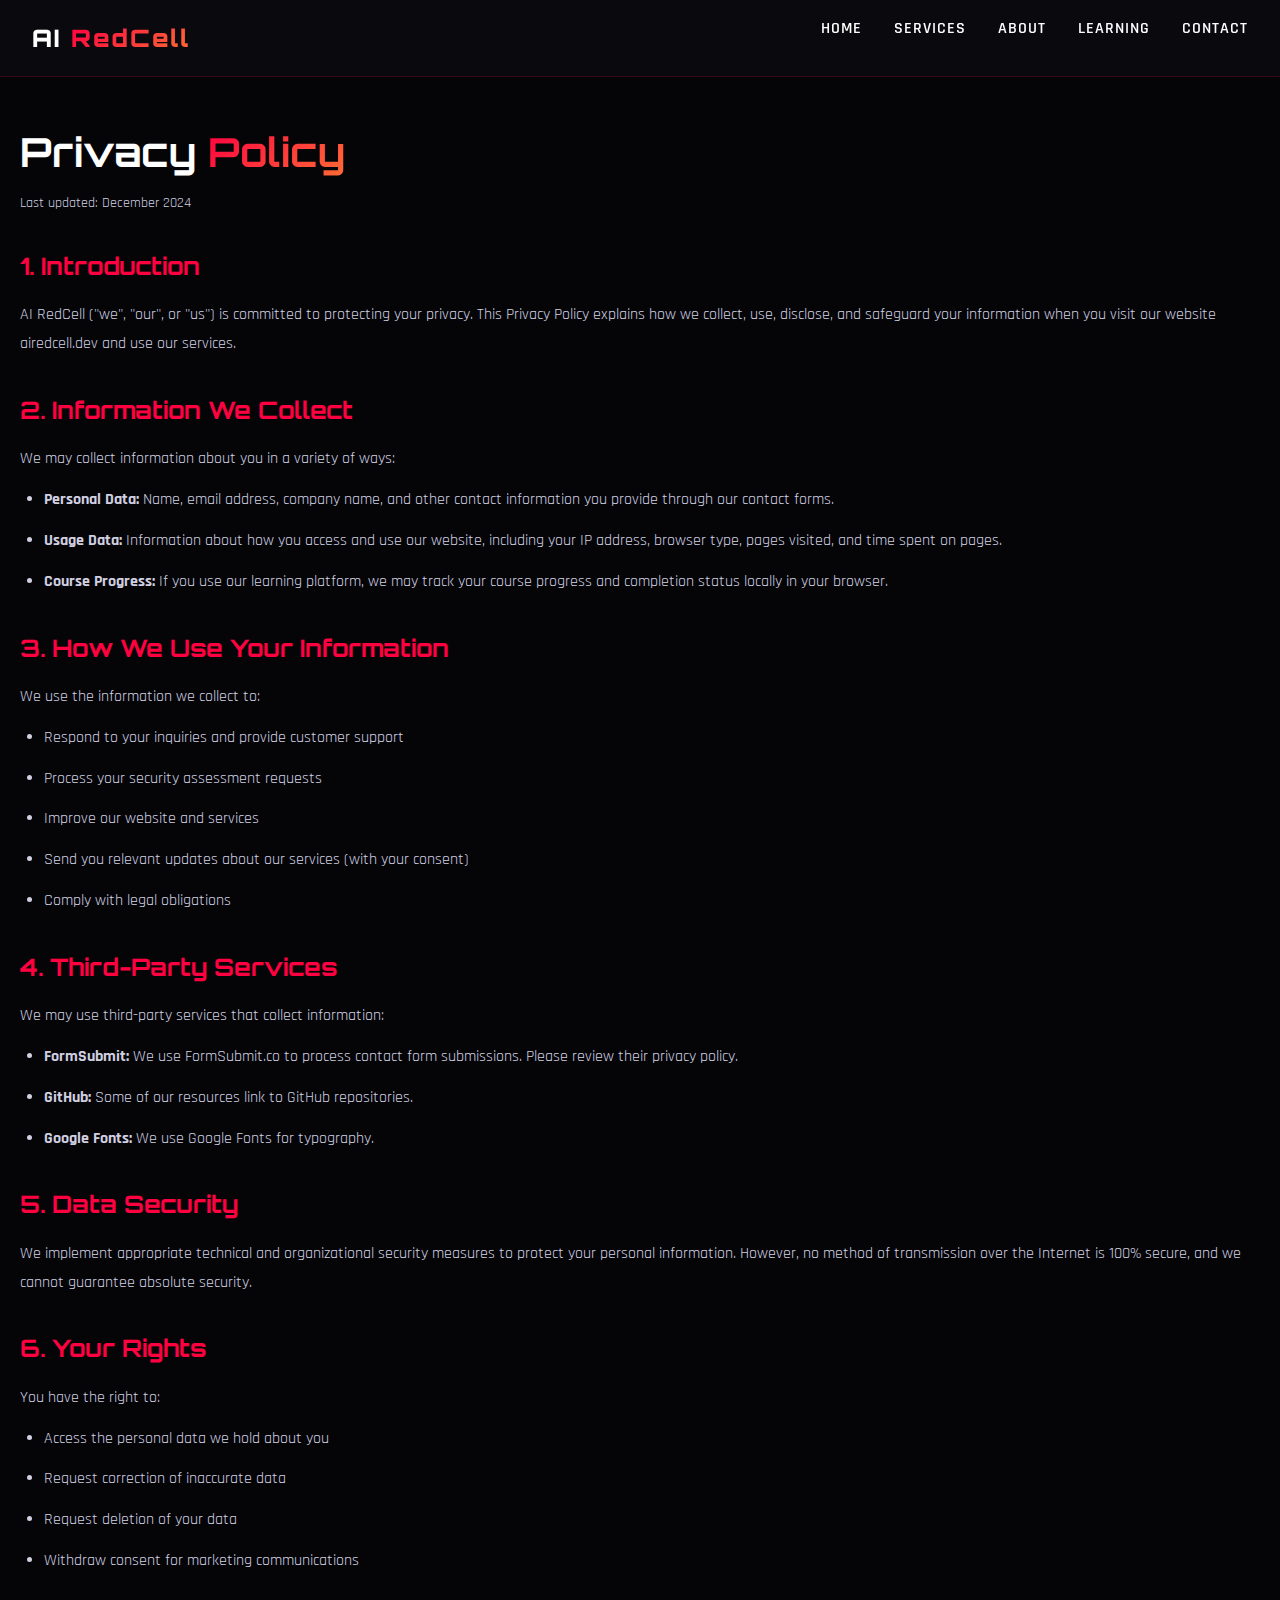
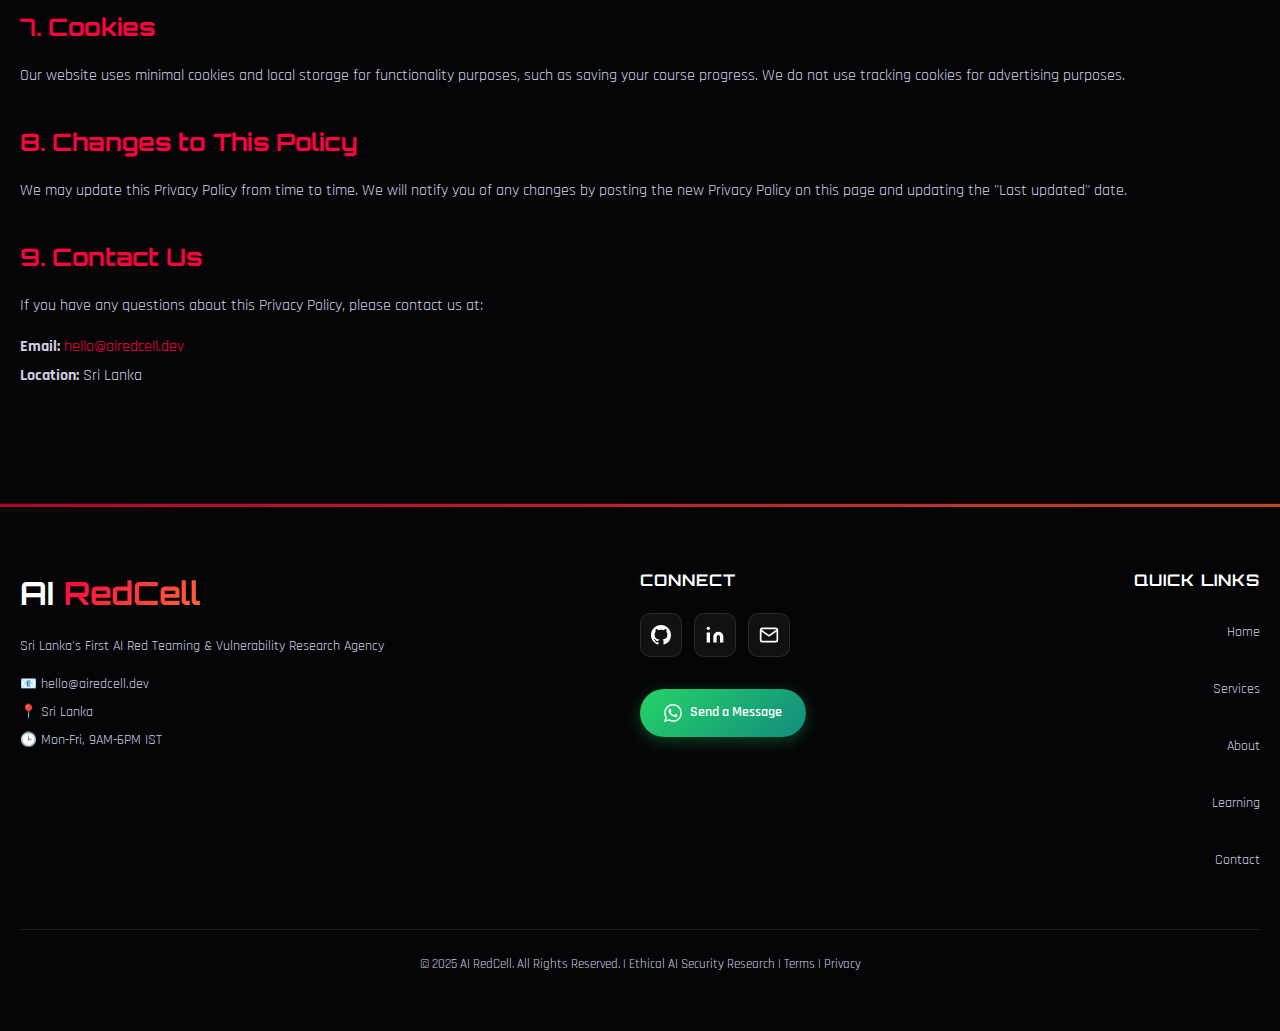
<file: privacy.html>
<!DOCTYPE html>
<html lang="en">
  <head>
    <meta charset="UTF-8" />
    <meta name="viewport" content="width=device-width, initial-scale=1.0" />
    <title>Privacy Policy | AI RedCell</title>
    <meta name="description" content="Privacy Policy for AI RedCell - How we collect, use, and protect your data." />
    <link rel="canonical" href="https://www.airedcell.dev/privacy.html" />
    
    <link rel="preconnect" href="https://fonts.googleapis.com" />
    <link rel="preconnect" href="https://fonts.gstatic.com" crossorigin />
    <link
      href="https://fonts.googleapis.com/css2?family=Orbitron:wght@400;700;900&family=Rajdhani:wght@300;400;600;700&display=swap"
      rel="stylesheet"
    />
    <link rel="stylesheet" href="css/styles.css" />
    <link rel="stylesheet" href="css/smooth-transitions.css" />
    <link rel="stylesheet" href="css/overflow-fixes.css" />
    <link rel="stylesheet" href="css/mobile-responsive.css" />
    <!-- Favicon -->
    <link rel="icon" type="image/x-icon" href="images/favicon.ico" />
    <link rel="shortcut icon" type="image/x-icon" href="images/favicon.ico" />
    <link rel="apple-touch-icon" sizes="180x180" href="images/logo.png" />

    <style>
      .legal-page {
        padding: 120px 0 80px;
        min-height: 100vh;
        background: var(--darker-bg);
      }

      .legal-content {
        max-width: 800px;
        margin: 0 auto;
      }

      .legal-title {
        font-family: var(--font-heading);
        font-size: 2.5rem;
        font-weight: 700;
        margin-bottom: 0.5rem;
        color: var(--text-primary);
      }

      .legal-updated {
        color: var(--text-secondary);
        font-size: 0.9rem;
        margin-bottom: 2rem;
      }

      .legal-section {
        margin-bottom: 2rem;
      }

      .legal-section h2 {
        font-family: var(--font-heading);
        font-size: 1.5rem;
        color: var(--primary-red);
        margin-bottom: 1rem;
      }

      .legal-section p,
      .legal-section li {
        color: var(--text-secondary);
        line-height: 1.8;
        margin-bottom: 0.75rem;
      }

      .legal-section ul {
        padding-left: 1.5rem;
        margin-bottom: 1rem;
      }

      .legal-section a {
        color: var(--primary-red);
        text-decoration: none;
      }

      .legal-section a:hover {
        text-decoration: underline;
      }
    </style>
  </head>

  <body>
    <!-- Navigation Bar -->
    <nav class="navbar">
      <div class="nav-container">
        <div class="logo">
          <a href="index.html" style="text-decoration: none; color: white;">
            <span class="logo-text">AI <span class="highlight">RedCell</span></span>
          </a>
        </div>
        <div class="nav-links">
          <a href="index.html" class="nav-link">Home</a>
          <a href="services.html" class="nav-link">Services</a>
          <a href="about.html" class="nav-link">About</a>
          <a href="learning.html" class="nav-link">Learning</a>
          <a href="index.html#contact" class="nav-link">Contact</a>
        </div>
        <button class="hamburger" aria-label="Toggle navigation menu" aria-expanded="false">
          <span></span>
          <span></span>
          <span></span>
        </button>
      </div>
    </nav>

    <section class="legal-page">
      <div class="container">
        <div class="legal-content">
          <h1 class="legal-title">Privacy <span class="highlight">Policy</span></h1>
          <p class="legal-updated">Last updated: December 2024</p>

          <div class="legal-section">
            <h2>1. Introduction</h2>
            <p>
              AI RedCell ("we", "our", or "us") is committed to protecting your privacy. This Privacy Policy explains how we collect, use, disclose, and safeguard your information when you visit our website airedcell.dev and use our services.
            </p>
          </div>

          <div class="legal-section">
            <h2>2. Information We Collect</h2>
            <p>We may collect information about you in a variety of ways:</p>
            <ul>
              <li><strong>Personal Data:</strong> Name, email address, company name, and other contact information you provide through our contact forms.</li>
              <li><strong>Usage Data:</strong> Information about how you access and use our website, including your IP address, browser type, pages visited, and time spent on pages.</li>
              <li><strong>Course Progress:</strong> If you use our learning platform, we may track your course progress and completion status locally in your browser.</li>
            </ul>
          </div>

          <div class="legal-section">
            <h2>3. How We Use Your Information</h2>
            <p>We use the information we collect to:</p>
            <ul>
              <li>Respond to your inquiries and provide customer support</li>
              <li>Process your security assessment requests</li>
              <li>Improve our website and services</li>
              <li>Send you relevant updates about our services (with your consent)</li>
              <li>Comply with legal obligations</li>
            </ul>
          </div>

          <div class="legal-section">
            <h2>4. Third-Party Services</h2>
            <p>We may use third-party services that collect information:</p>
            <ul>
              <li><strong>FormSubmit:</strong> We use FormSubmit.co to process contact form submissions. Please review their privacy policy.</li>
              <li><strong>GitHub:</strong> Some of our resources link to GitHub repositories.</li>
              <li><strong>Google Fonts:</strong> We use Google Fonts for typography.</li>
            </ul>
          </div>

          <div class="legal-section">
            <h2>5. Data Security</h2>
            <p>
              We implement appropriate technical and organizational security measures to protect your personal information. However, no method of transmission over the Internet is 100% secure, and we cannot guarantee absolute security.
            </p>
          </div>

          <div class="legal-section">
            <h2>6. Your Rights</h2>
            <p>You have the right to:</p>
            <ul>
              <li>Access the personal data we hold about you</li>
              <li>Request correction of inaccurate data</li>
              <li>Request deletion of your data</li>
              <li>Withdraw consent for marketing communications</li>
            </ul>
          </div>

          <div class="legal-section">
            <h2>7. Cookies</h2>
            <p>
              Our website uses minimal cookies and local storage for functionality purposes, such as saving your course progress. We do not use tracking cookies for advertising purposes.
            </p>
          </div>

          <div class="legal-section">
            <h2>8. Changes to This Policy</h2>
            <p>
              We may update this Privacy Policy from time to time. We will notify you of any changes by posting the new Privacy Policy on this page and updating the "Last updated" date.
            </p>
          </div>

          <div class="legal-section">
            <h2>9. Contact Us</h2>
            <p>
              If you have any questions about this Privacy Policy, please contact us at:
            </p>
            <p>
              <strong>Email:</strong> <a href="mailto:hello@airedcell.dev">hello@airedcell.dev</a><br>
              <strong>Location:</strong> Sri Lanka
            </p>
          </div>
        </div>
      </div>
    </section>

    <!-- Footer -->
    <footer id="site-footer" class="footer">
      <div class="footer-particles"></div>
      <div class="container">
        <div class="footer-content">
          <div class="footer-brand">
            <h3>AI <span class="highlight">RedCell</span></h3>
            <p>Sri Lanka's First AI Red Teaming & Vulnerability Research Agency</p>
            <div class="footer-contact">
              <p><a href="mailto:hello@airedcell.dev">📧 hello@airedcell.dev</a></p>
              <p>📍 Sri Lanka</p>
              <p>🕒 Mon-Fri, 9AM-6PM IST</p>
            </div>
          </div>

          <div class="footer-social">
            <h4>Connect</h4>
            <div class="social-links">
              <a href="https://github.com/AI-RedCell" class="social-link" aria-label="GitHub" target="_blank" rel="noopener noreferrer">
                <svg viewBox="0 0 24 24" fill="currentColor">
                  <path d="M12 0C5.37 0 0 5.37 0 12c0 5.31 3.435 9.795 8.205 11.385.6.105.825-.255.825-.57 0-.285-.015-1.23-.015-2.235-3.015.555-3.795-.735-4.035-1.41-.135-.345-.72-1.41-1.23-1.695-.42-.225-1.02-.78-.015-.795.945-.015 1.62.87 1.845 1.23 1.08 1.815 2.805 1.305 3.495.99.105-.78.42-1.305.765-1.605-2.67-.3-5.46-1.335-5.46-5.925 0-1.305.465-2.385 1.23-3.225-.12-.3-.54-1.53.12-3.18 0 0 1.005-.315 3.3 1.23.96-.27 1.98-.405 3-.405s2.04.135 3 .405c2.295-1.56 3.3-1.23 3.3-1.23.66 1.65.24 2.88.12 3.18.765.84 1.23 1.905 1.23 3.225 0 4.605-2.805 5.625-5.475 5.925.435.375.81 1.095.81 2.22 0 1.605-.015 2.895-.015 3.3 0 .315.225.69.825.57A12.02 12.02 0 0024 12c0-6.63-5.37-12-12-12z"/>
                </svg>
              </a>
              <a href="https://www.linkedin.com/company/ai-redcell/" class="social-link" aria-label="LinkedIn" target="_blank" rel="noopener noreferrer">
                <svg viewBox="0 0 24 24" fill="currentColor">
                  <path d="M16 8a6 6 0 016 6v7h-4v-7a2 2 0 00-2-2 2 2 0 00-2 2v7h-4v-7a6 6 0 016-6zM2 9h4v12H2z"/>
                  <circle cx="4" cy="4" r="2"/>
                </svg>
              </a>
              <a href="mailto:hello@airedcell.dev" class="social-link" aria-label="Email">
                <svg viewBox="0 0 24 24" fill="none" stroke="currentColor" stroke-width="2">
                  <path d="M4 4h16c1.1 0 2 .9 2 2v12c0 1.1-.9 2-2 2H4c-1.1 0-2-.9-2-2V6c0-1.1.9-2 2-2z"/>
                  <polyline points="22,6 12,13 2,6"/>
                </svg>
              </a>
            </div>
            <a href="https://wa.me/94722756169" class="whatsapp-btn" target="_blank" rel="noopener noreferrer">
              <svg viewBox="0 0 24 24" fill="currentColor" width="20" height="20">
                <path d="M17.472 14.382c-.297-.149-1.758-.867-2.03-.967-.273-.099-.471-.148-.67.15-.197.297-.767.966-.94 1.164-.173.199-.347.223-.644.075-.297-.15-1.255-.463-2.39-1.475-.883-.788-1.48-1.761-1.653-2.059-.173-.297-.018-.458.13-.606.134-.133.298-.347.446-.52.149-.174.198-.298.298-.497.099-.198.05-.371-.025-.52-.075-.149-.669-1.612-.916-2.207-.242-.579-.487-.5-.669-.51-.173-.008-.371-.01-.57-.01-.198 0-.52.074-.792.372-.272.297-1.04 1.016-1.04 2.479 0 1.462 1.065 2.875 1.213 3.074.149.198 2.096 3.2 5.077 4.487.709.306 1.262.489 1.694.625.712.227 1.36.195 1.871.118.571-.085 1.758-.719 2.006-1.413.248-.694.248-1.289.173-1.413-.074-.124-.272-.198-.57-.347m-5.421 7.403h-.004a9.87 9.87 0 01-5.031-1.378l-.361-.214-3.741.982.998-3.648-.235-.374a9.86 9.86 0 01-1.51-5.26c.001-5.45 4.436-9.884 9.888-9.884 2.64 0 5.122 1.03 6.988 2.898a9.825 9.825 0 012.893 6.994c-.003 5.45-4.437 9.884-9.885 9.884m8.413-18.297A11.815 11.815 0 0012.05 0C5.495 0 .16 5.335.157 11.892c0 2.096.547 4.142 1.588 5.945L.057 24l6.305-1.654a11.882 11.882 0 005.683 1.448h.005c6.554 0 11.89-5.335 11.893-11.893a11.821 11.821 0 00-3.48-8.413z"/>
              </svg>
              Send a Message
            </a>
          </div>

          <div class="footer-links">
            <h4>Quick Links</h4>
            <a href="index.html">Home</a>
            <a href="services.html">Services</a>
            <a href="about.html">About</a>
            <a href="learning.html">Learning</a>
            <a href="index.html#contact">Contact</a>
            <a href="terms.html">Terms</a>
            <a href="privacy.html">Privacy</a>
          </div>
        </div>

        <div class="footer-bottom">
          <p>
            &copy; 2025 AI RedCell. All Rights Reserved. | Ethical AI Security Research | <a href="terms.html">Terms</a> | <a href="privacy.html">Privacy</a>
          </p>
        </div>
      </div>
    </footer>

    <script src="js/site-loader.js"></script>
    <script src="js/script.js"></script>
  </body>
</html>
</file>
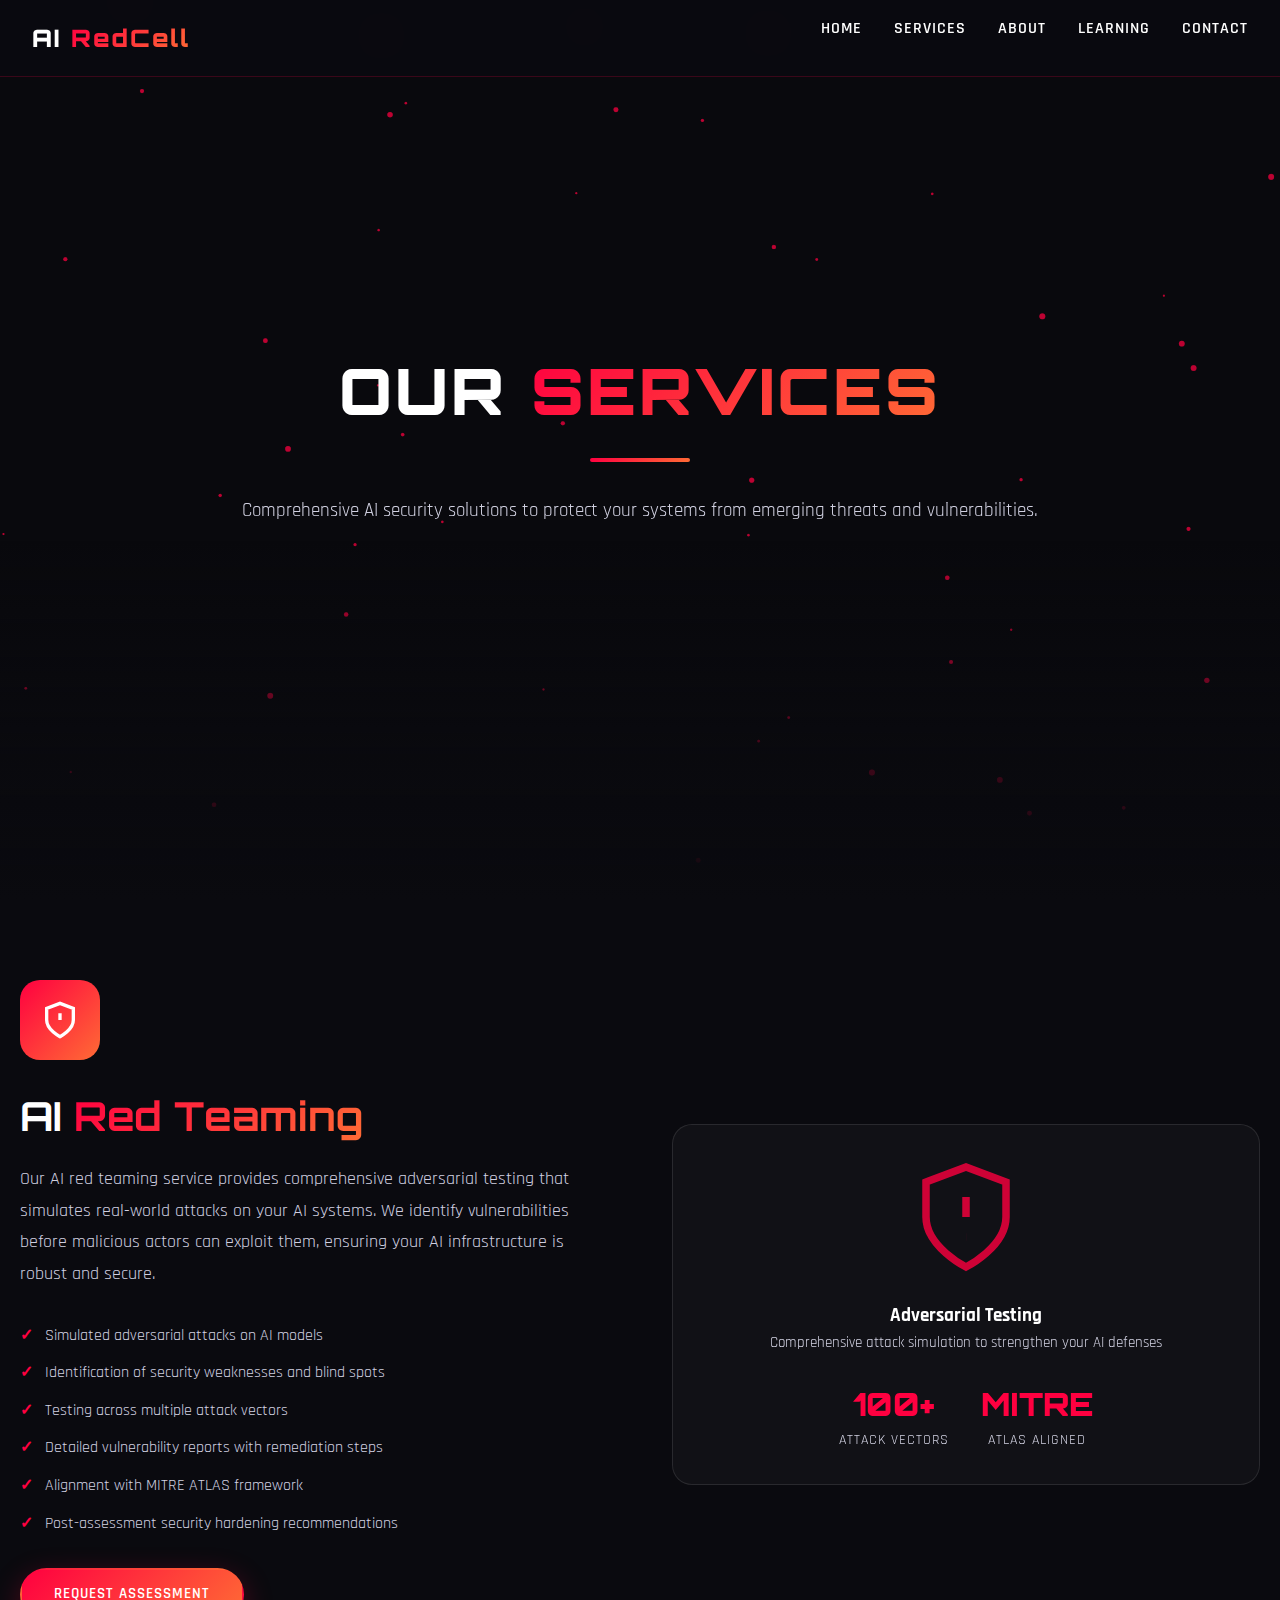
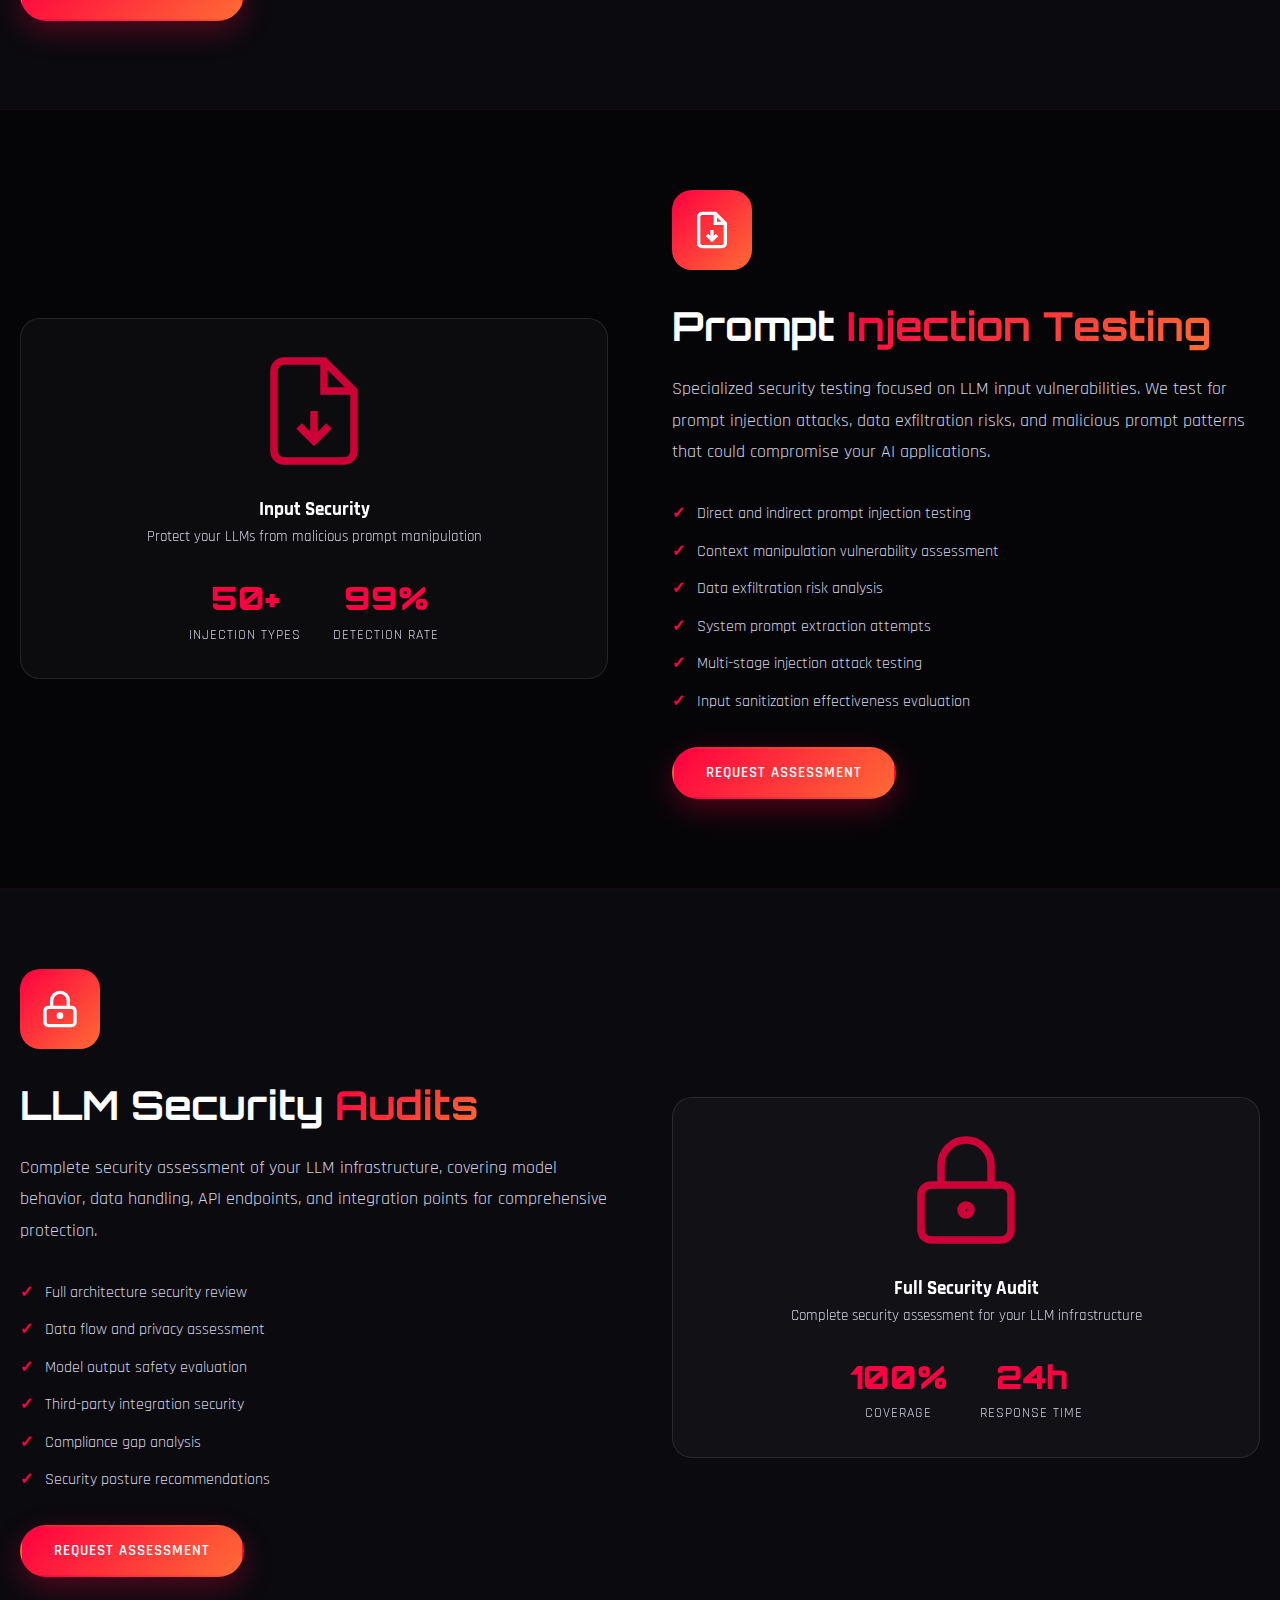
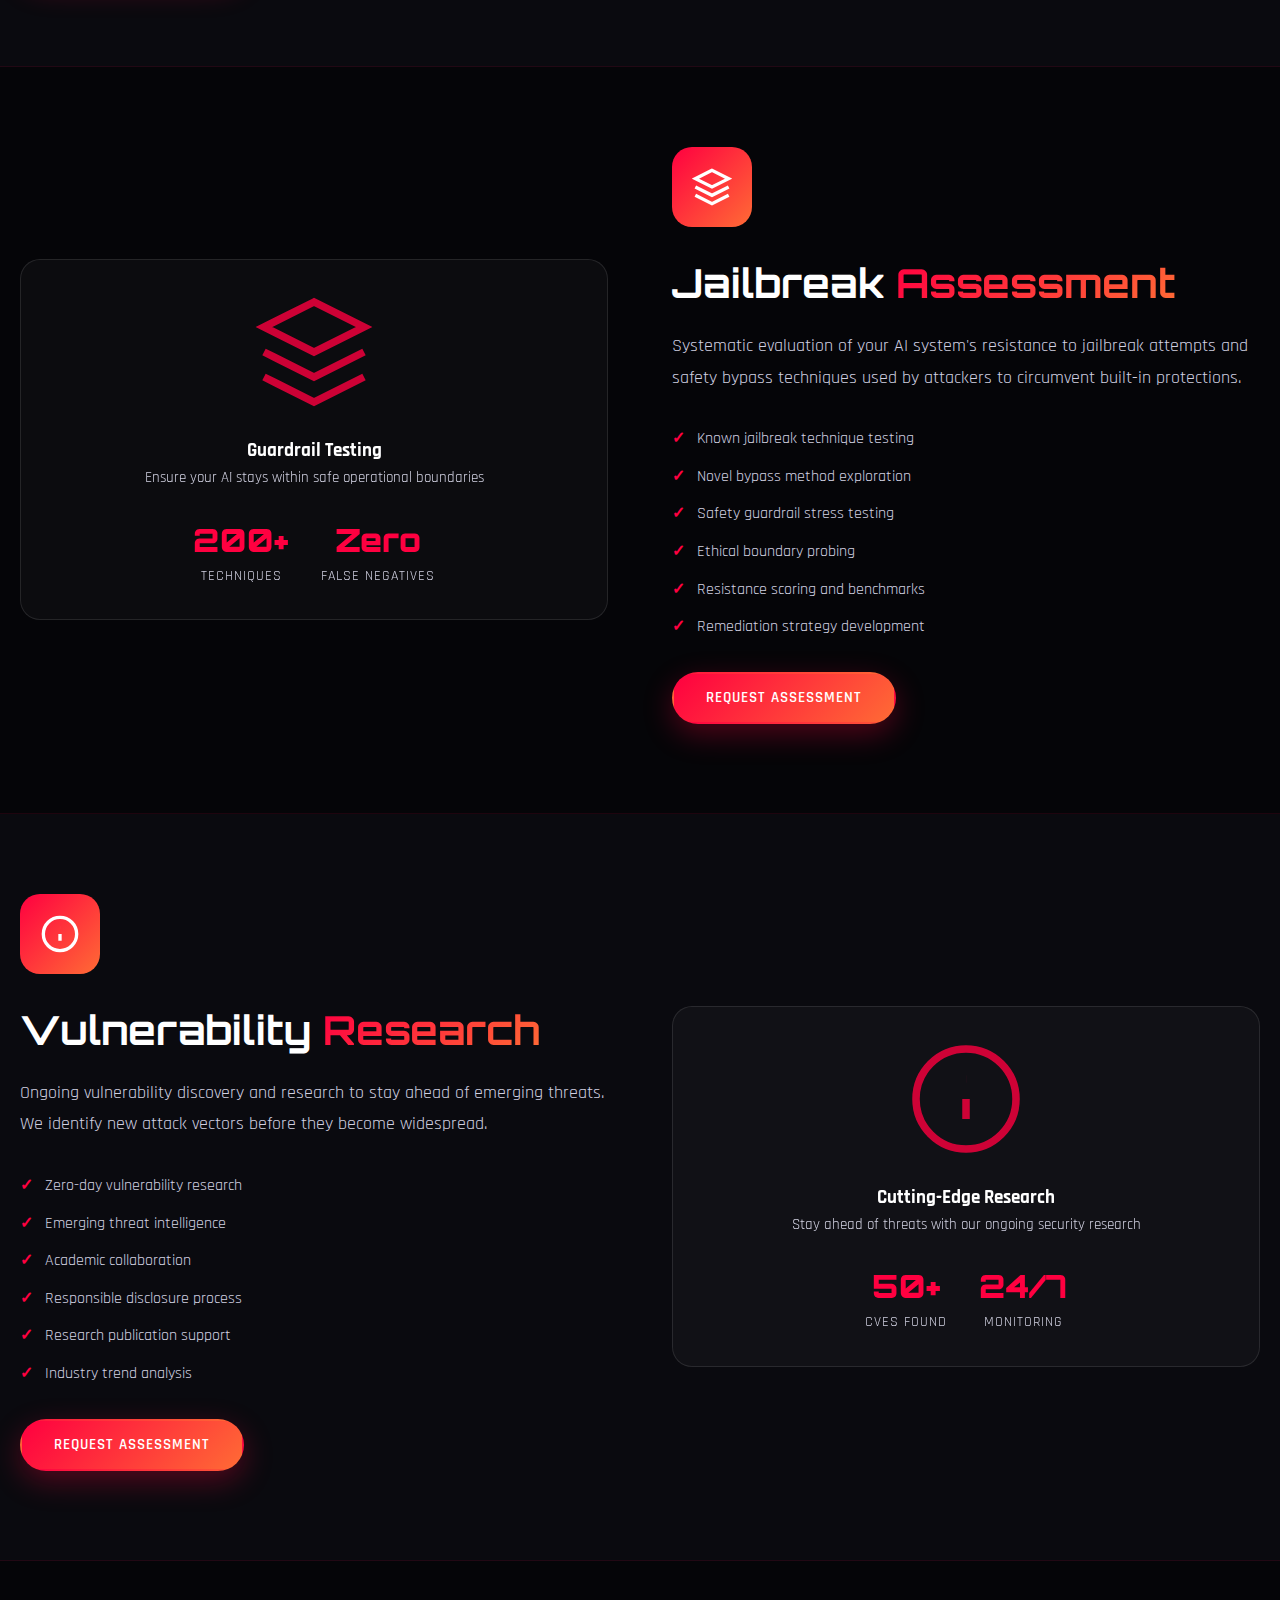
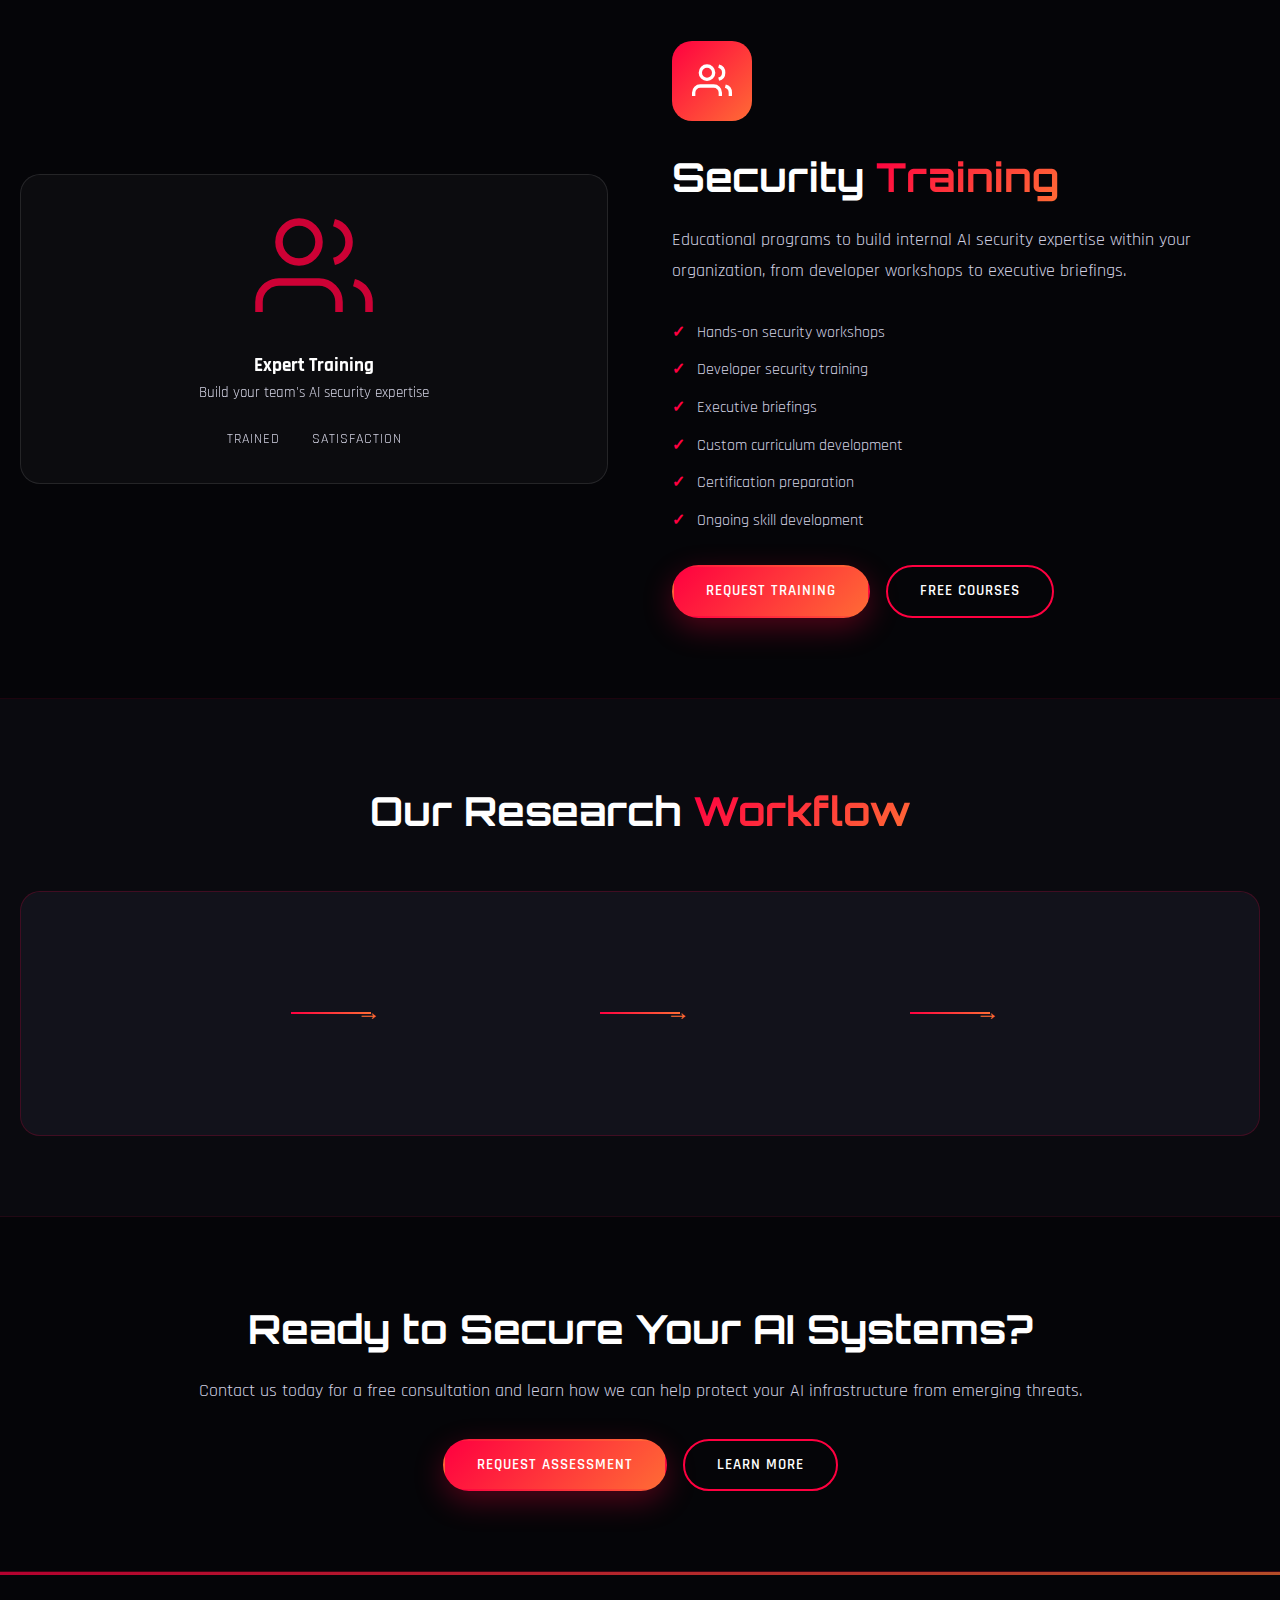
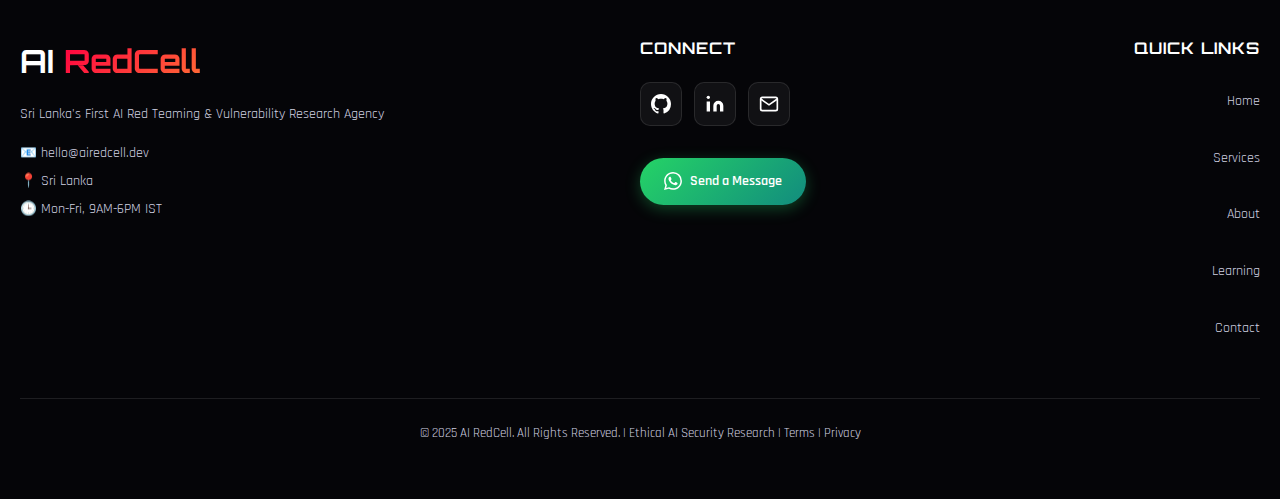
<file: services.html>
<!DOCTYPE html>
<html lang="en">
  <head>
    <meta charset="UTF-8" />
    <meta name="viewport" content="width=device-width, initial-scale=1.0" />

    <!-- Primary Meta Tags -->
    <title>AI Security Services | AI RedCell - Red Teaming & Vulnerability Research</title>
    <meta
      name="title"
      content="AI Security Services | AI RedCell - Red Teaming & Vulnerability Research"
    />
    <meta
      name="description"
      content="Comprehensive AI security services including red teaming, prompt injection testing, LLM security audits, jailbreak assessment, vulnerability research, and security training."
    />
    <meta
      name="keywords"
      content="AI red teaming services, prompt injection testing, LLM security audit, jailbreak assessment, AI vulnerability research, AI security training"
    />
    <meta name="author" content="AI RedCell" />

    <!-- Canonical URL -->
    <link rel="canonical" href="https://www.airedcell.dev/services.html" />

    <!-- Open Graph / Facebook -->
    <meta property="og:type" content="website" />
    <meta property="og:url" content="https://www.airedcell.dev/services.html" />
    <meta property="og:title" content="AI Security Services | AI RedCell" />
    <meta
      property="og:description"
      content="Comprehensive AI security services including red teaming, prompt injection testing, and LLM security audits."
    />
    <meta property="og:image" content="https://www.airedcell.dev/images/logo.png" />

    <!-- Twitter Card -->
    <meta name="twitter:card" content="summary_large_image" />
    <meta name="twitter:url" content="https://www.airedcell.dev/services.html" />
    <meta name="twitter:title" content="AI Security Services | AI RedCell" />
    <meta
      name="twitter:description"
      content="Comprehensive AI security services including red teaming, prompt injection testing, and LLM security audits."
    />
    <meta name="twitter:image" content="https://www.airedcell.dev/images/logo.png" />

    <!-- Fonts & Styles -->
    <link rel="preconnect" href="https://fonts.googleapis.com" />
    <link rel="preconnect" href="https://fonts.gstatic.com" crossorigin />
    <link
      href="https://fonts.googleapis.com/css2?family=Orbitron:wght@400;700;900&family=Rajdhani:wght@300;400;600;700&display=swap"
      rel="stylesheet"
    />
    <link rel="stylesheet" href="css/styles.css" />
    <link rel="stylesheet" href="css/smooth-transitions.css" />
    <link rel="stylesheet" href="css/overflow-fixes.css" />
    <link rel="stylesheet" href="css/mobile-responsive.css" />
    <link rel="stylesheet" href="css/mobile-premium.css" />
    <!-- Favicon -->
    <link rel="icon" type="image/x-icon" href="images/favicon.ico" />
    <link rel="shortcut icon" type="image/x-icon" href="images/favicon.ico" />
    <link rel="apple-touch-icon" sizes="180x180" href="images/logo.png" />

    <style>
      /* Services Page Specific Styles */
      .services-hero {
        height: 100vh;
        display: flex;
        align-items: center;
        justify-content: center;
        position: relative;
        overflow: hidden;
      }

      .services-hero::after {
        content: '';
        position: absolute;
        bottom: 0;
        left: 0;
        width: 100%;
        height: 40%;
        background: linear-gradient(
          to bottom,
          transparent 0%,
          rgba(10, 10, 15, 0.3) 30%,
          rgba(10, 10, 15, 0.7) 60%,
          rgba(10, 10, 15, 1) 100%
        );
        z-index: 1;
        pointer-events: none;
      }

      .services-hero #matrix-canvas {
        position: absolute;
        top: 0;
        left: 0;
        width: 100%;
        height: 100%;
        z-index: 0;
      }

      .services-hero .hero-content {
        position: relative;
        z-index: 2;
        text-align: center;
        padding: 2rem;
        animation: fadeInUp 1s ease-out;
      }

      @keyframes fadeInUp {
        from {
          opacity: 0;
          transform: translateY(30px);
        }
        to {
          opacity: 1;
          transform: translateY(0);
        }
      }

      .services-hero .page-title {
        font-family: var(--font-heading);
        font-size: 4rem;
        font-weight: 900;
        margin-bottom: 1rem;
        text-transform: uppercase;
        letter-spacing: 3px;
      }

      /* Service Detail Section */
      .service-detail {
        padding: 80px 0;
        border-bottom: 1px solid rgba(255, 0, 64, 0.1);
      }

      .service-detail:nth-child(even) {
        background: var(--darker-bg);
      }

      .service-detail:nth-child(odd) {
        background: var(--dark-bg);
      }

      .service-detail-content {
        display: grid;
        grid-template-columns: 1fr 1fr;
        gap: 4rem;
        align-items: center;
      }

      .service-detail:nth-child(even) .service-detail-content {
        direction: rtl;
      }

      .service-detail:nth-child(even) .service-detail-content > * {
        direction: ltr;
      }

      .service-detail-icon {
        width: 80px;
        height: 80px;
        background: var(--gradient-1);
        border-radius: 20px;
        display: flex;
        align-items: center;
        justify-content: center;
        margin-bottom: 1.5rem;
      }

      .service-detail-icon svg {
        width: 40px;
        height: 40px;
        color: white;
      }

      .service-detail-title {
        font-family: var(--font-heading);
        font-size: 2.5rem;
        font-weight: 700;
        margin-bottom: 1rem;
        color: var(--text-primary);
      }

      .service-detail-description {
        font-size: 1.1rem;
        line-height: 1.8;
        color: var(--text-secondary);
        margin-bottom: 2rem;
      }

      .service-features {
        list-style: none;
        padding: 0;
        margin: 0 0 2rem 0;
      }

      .service-features li {
        display: flex;
        align-items: flex-start;
        gap: 0.75rem;
        margin-bottom: 0.75rem;
        color: var(--text-secondary);
        font-size: 1rem;
      }

      .service-features li::before {
        content: '✓';
        color: var(--primary-red);
        font-weight: bold;
        flex-shrink: 0;
      }

      .service-visual {
        background: rgba(255, 255, 255, 0.03);
        backdrop-filter: blur(10px);
        border: 1px solid rgba(255, 255, 255, 0.1);
        border-radius: 20px;
        padding: 2rem;
        text-align: center;
      }

      .service-visual-icon {
        width: 120px;
        height: 120px;
        margin: 0 auto 1.5rem;
        color: var(--primary-red);
        opacity: 0.8;
      }

      .service-visual-icon svg {
        width: 100%;
        height: 100%;
      }

      .service-stats {
        display: flex;
        justify-content: center;
        gap: 2rem;
        margin-top: 1.5rem;
      }

      .service-stat {
        text-align: center;
      }

      .service-stat-number {
        font-family: var(--font-heading);
        font-size: 2rem;
        font-weight: 900;
        color: var(--primary-red);
      }

      .service-stat-label {
        font-size: 0.85rem;
        color: var(--text-secondary);
        text-transform: uppercase;
        letter-spacing: 1px;
      }

      /* CTA Section */
      .services-cta {
        padding: 80px 0;
        background: var(--darker-bg);
        text-align: center;
      }

      .cta-content {
        max-width: 700px;
        margin: 0 auto;
      }

      .cta-title {
        font-family: var(--font-heading);
        font-size: 2.5rem;
        font-weight: 700;
        margin-bottom: 1rem;
      }

      .cta-description {
        font-size: 1.1rem;
        color: var(--text-secondary);
        margin-bottom: 2rem;
        line-height: 1.7;
      }

      .cta-buttons {
        display: flex;
        gap: 1rem;
        justify-content: center;
        flex-wrap: wrap;
      }

      /* Responsive */
      @media (max-width: 968px) {
        .service-detail-content {
          grid-template-columns: 1fr;
          gap: 2rem;
        }

        .service-detail:nth-child(even) .service-detail-content {
          direction: ltr;
        }

        .service-detail-title {
          font-size: 2rem;
        }

        .services-hero .page-title {
          font-size: 2.5rem;
        }
      }

      @media (max-width: 480px) {
        .service-stats {
          flex-direction: column;
          gap: 1rem;
        }

        .cta-title {
          font-size: 1.8rem;
        }
      }
    </style>
  </head>

  <body>
    <!-- Navigation Bar -->
    <nav class="navbar">
      <div class="nav-container">
        <div class="logo">
          <a href="index.html" style="text-decoration: none; color: white;">
            <span class="logo-text">AI <span class="highlight">RedCell</span></span>
          </a>
        </div>
        <div class="nav-links">
          <a href="index.html" class="nav-link">Home</a>
          <a href="services.html" class="nav-link">Services</a>
          <a href="about.html" class="nav-link">About</a>
          <a href="learning.html" class="nav-link">Learning</a>
          <a href="index.html#contact" class="nav-link">Contact</a>
        </div>
        <button class="hamburger" aria-label="Toggle navigation menu" aria-expanded="false">
          <span></span>
          <span></span>
          <span></span>
        </button>
      </div>
    </nav>

    <!-- Hero Section -->
    <section class="services-hero" role="banner">
      <canvas id="matrix-canvas" aria-hidden="true"></canvas>
      <div class="hero-content">
        <h1 class="page-title">Our <span class="highlight">Services</span></h1>
        <div class="title-underline"></div>
        <p class="section-description" style="max-width: 700px;">
          Comprehensive AI security solutions to protect your systems from emerging threats and vulnerabilities.
        </p>
      </div>
    </section>

    <!-- AI Red Teaming -->
    <section id="red-teaming" class="service-detail">
      <div class="container">
        <div class="service-detail-content">
          <div class="service-info">
            <div class="service-detail-icon">
              <svg viewBox="0 0 24 24" fill="none" stroke="currentColor" stroke-width="2">
                <path d="M12 22s8-4 8-10V5l-8-3-8 3v7c0 6 8 10 8 10z"/>
                <path d="M12 8v4M12 16h.01"/>
              </svg>
            </div>
            <h2 class="service-detail-title">AI <span class="highlight">Red Teaming</span></h2>
            <p class="service-detail-description">
              Our AI red teaming service provides comprehensive adversarial testing that simulates real-world attacks on your AI systems. We identify vulnerabilities before malicious actors can exploit them, ensuring your AI infrastructure is robust and secure.
            </p>
            <ul class="service-features">
              <li>Simulated adversarial attacks on AI models</li>
              <li>Identification of security weaknesses and blind spots</li>
              <li>Testing across multiple attack vectors</li>
              <li>Detailed vulnerability reports with remediation steps</li>
              <li>Alignment with MITRE ATLAS framework</li>
              <li>Post-assessment security hardening recommendations</li>
            </ul>
            <a href="index.html#contact" class="btn btn-primary">Request Assessment</a>
          </div>
          <div class="service-visual">
            <div class="service-visual-icon">
              <svg viewBox="0 0 24 24" fill="none" stroke="currentColor" stroke-width="1.5">
                <path d="M12 22s8-4 8-10V5l-8-3-8 3v7c0 6 8 10 8 10z"/>
                <path d="M12 8v4M12 16h.01"/>
              </svg>
            </div>
            <h3>Adversarial Testing</h3>
            <p style="color: var(--text-secondary); font-size: 0.95rem;">
              Comprehensive attack simulation to strengthen your AI defenses
            </p>
            <div class="service-stats">
              <div class="service-stat">
                <div class="service-stat-number">100+</div>
                <div class="service-stat-label">Attack Vectors</div>
              </div>
              <div class="service-stat">
                <div class="service-stat-number">MITRE</div>
                <div class="service-stat-label">ATLAS Aligned</div>
              </div>
            </div>
          </div>
        </div>
      </div>
    </section>

    <!-- Prompt Injection Testing -->
    <section id="prompt-injection" class="service-detail">
      <div class="container">
        <div class="service-detail-content">
          <div class="service-info">
            <div class="service-detail-icon">
              <svg viewBox="0 0 24 24" fill="none" stroke="currentColor" stroke-width="2">
                <path d="M14 2H6a2 2 0 00-2 2v16a2 2 0 002 2h12a2 2 0 002-2V8z"/>
                <polyline points="14 2 14 8 20 8"/>
                <path d="M12 18v-6M9 15l3 3 3-3"/>
              </svg>
            </div>
            <h2 class="service-detail-title">Prompt <span class="highlight">Injection Testing</span></h2>
            <p class="service-detail-description">
              Specialized security testing focused on LLM input vulnerabilities. We test for prompt injection attacks, data exfiltration risks, and malicious prompt patterns that could compromise your AI applications.
            </p>
            <ul class="service-features">
              <li>Direct and indirect prompt injection testing</li>
              <li>Context manipulation vulnerability assessment</li>
              <li>Data exfiltration risk analysis</li>
              <li>System prompt extraction attempts</li>
              <li>Multi-stage injection attack testing</li>
              <li>Input sanitization effectiveness evaluation</li>
            </ul>
            <a href="index.html#contact" class="btn btn-primary">Request Assessment</a>
          </div>
          <div class="service-visual">
            <div class="service-visual-icon">
              <svg viewBox="0 0 24 24" fill="none" stroke="currentColor" stroke-width="1.5">
                <path d="M14 2H6a2 2 0 00-2 2v16a2 2 0 002 2h12a2 2 0 002-2V8z"/>
                <polyline points="14 2 14 8 20 8"/>
                <path d="M12 18v-6M9 15l3 3 3-3"/>
              </svg>
            </div>
            <h3>Input Security</h3>
            <p style="color: var(--text-secondary); font-size: 0.95rem;">
              Protect your LLMs from malicious prompt manipulation
            </p>
            <div class="service-stats">
              <div class="service-stat">
                <div class="service-stat-number">50+</div>
                <div class="service-stat-label">Injection Types</div>
              </div>
              <div class="service-stat">
                <div class="service-stat-number">OWASP</div>
                <div class="service-stat-label">LLM Top 10</div>
              </div>
            </div>
          </div>
        </div>
      </div>
    </section>

    <!-- LLM Security Audits -->
    <section id="security-audits" class="service-detail">
      <div class="container">
        <div class="service-detail-content">
          <div class="service-info">
            <div class="service-detail-icon">
              <svg viewBox="0 0 24 24" fill="none" stroke="currentColor" stroke-width="2">
                <rect x="3" y="11" width="18" height="11" rx="2" ry="2"/>
                <path d="M7 11V7a5 5 0 0110 0v4"/>
                <circle cx="12" cy="16" r="1"/>
              </svg>
            </div>
            <h2 class="service-detail-title">LLM Security <span class="highlight">Audits</span></h2>
            <p class="service-detail-description">
              Comprehensive security assessments covering all aspects of your language model deployment. From model architecture to API endpoints, we evaluate your entire AI infrastructure for security vulnerabilities.
            </p>
            <ul class="service-features">
              <li>End-to-end LLM deployment security review</li>
              <li>API security and authentication assessment</li>
              <li>Data handling and privacy compliance check</li>
              <li>Model output filtering effectiveness</li>
              <li>Third-party integration security review</li>
              <li>Comprehensive audit report with risk ratings</li>
            </ul>
            <a href="index.html#contact" class="btn btn-primary">Request Assessment</a>
          </div>
          <div class="service-visual">
            <div class="service-visual-icon">
              <svg viewBox="0 0 24 24" fill="none" stroke="currentColor" stroke-width="1.5">
                <rect x="3" y="11" width="18" height="11" rx="2" ry="2"/>
                <path d="M7 11V7a5 5 0 0110 0v4"/>
                <circle cx="12" cy="16" r="1"/>
              </svg>
            </div>
            <h3>Full Security Audit</h3>
            <p style="color: var(--text-secondary); font-size: 0.95rem;">
              Complete security assessment for your LLM infrastructure
            </p>
            <div class="service-stats">
              <div class="service-stat">
                <div class="service-stat-number">360°</div>
                <div class="service-stat-label">Coverage</div>
              </div>
              <div class="service-stat">
                <div class="service-stat-number">NIST</div>
                <div class="service-stat-label">AI RMF</div>
              </div>
            </div>
          </div>
        </div>
      </div>
    </section>

    <!-- Jailbreak Assessment -->
    <section id="jailbreak" class="service-detail">
      <div class="container">
        <div class="service-detail-content">
          <div class="service-info">
            <div class="service-detail-icon">
              <svg viewBox="0 0 24 24" fill="none" stroke="currentColor" stroke-width="2">
                <polygon points="12 2 2 7 12 12 22 7 12 2"/>
                <polyline points="2 17 12 22 22 17"/>
                <polyline points="2 12 12 17 22 12"/>
              </svg>
            </div>
            <h2 class="service-detail-title">Jailbreak <span class="highlight">Assessment</span></h2>
            <p class="service-detail-description">
              Testing AI safety boundaries and guardrails to ensure your systems resist manipulation attempts. We evaluate how well your AI maintains its intended behavior under adversarial conditions.
            </p>
            <ul class="service-features">
              <li>Safety guardrail bypass testing</li>
              <li>Role-play and persona manipulation tests</li>
              <li>Multi-turn conversation exploitation</li>
              <li>Encoding and obfuscation bypass attempts</li>
              <li>Content policy circumvention testing</li>
              <li>Guardrail strengthening recommendations</li>
            </ul>
            <a href="index.html#contact" class="btn btn-primary">Request Assessment</a>
          </div>
          <div class="service-visual">
            <div class="service-visual-icon">
              <svg viewBox="0 0 24 24" fill="none" stroke="currentColor" stroke-width="1.5">
                <polygon points="12 2 2 7 12 12 22 7 12 2"/>
                <polyline points="2 17 12 22 22 17"/>
                <polyline points="2 12 12 17 22 12"/>
              </svg>
            </div>
            <h3>Guardrail Testing</h3>
            <p style="color: var(--text-secondary); font-size: 0.95rem;">
              Ensure your AI stays within safe operational boundaries
            </p>
            <div class="service-stats">
              <div class="service-stat">
                <div class="service-stat-number">200+</div>
                <div class="service-stat-label">Test Cases</div>
              </div>
              <div class="service-stat">
                <div class="service-stat-number">Ethical</div>
                <div class="service-stat-label">Testing</div>
              </div>
            </div>
          </div>
        </div>
      </div>
    </section>

    <!-- Vulnerability Research -->
    <section id="research" class="service-detail">
      <div class="container">
        <div class="service-detail-content">
          <div class="service-info">
            <div class="service-detail-icon">
              <svg viewBox="0 0 24 24" fill="none" stroke="currentColor" stroke-width="2">
                <circle cx="12" cy="12" r="10"/>
                <path d="M12 16v-4M12 8h.01"/>
              </svg>
            </div>
            <h2 class="service-detail-title">Vulnerability <span class="highlight">Research</span></h2>
            <p class="service-detail-description">
              Ongoing security research to discover emerging threats and keep your AI systems ahead of attackers. Our research team continuously explores new attack vectors and develops detection methods.
            </p>
            <ul class="service-features">
              <li>Zero-day vulnerability discovery</li>
              <li>Emerging threat analysis and monitoring</li>
              <li>Custom exploit development for testing</li>
              <li>Responsible disclosure coordination</li>
              <li>Threat intelligence reports</li>
              <li>Proactive security recommendations</li>
            </ul>
            <a href="index.html#contact" class="btn btn-primary">Request Assessment</a>
          </div>
          <div class="service-visual">
            <div class="service-visual-icon">
              <svg viewBox="0 0 24 24" fill="none" stroke="currentColor" stroke-width="1.5">
                <circle cx="12" cy="12" r="10"/>
                <path d="M12 16v-4M12 8h.01"/>
              </svg>
            </div>
            <h3>Cutting-Edge Research</h3>
            <p style="color: var(--text-secondary); font-size: 0.95rem;">
              Stay ahead of threats with our ongoing security research
            </p>
            <div class="service-stats">
              <div class="service-stat">
                <div class="service-stat-number">100%</div>
                <div class="service-stat-label">Responsible</div>
              </div>
              <div class="service-stat">
                <div class="service-stat-number">CVEs</div>
                <div class="service-stat-label">Reported</div>
              </div>
            </div>
          </div>
        </div>
      </div>
    </section>

    <!-- Security Training -->
    <section id="training" class="service-detail">
      <div class="container">
        <div class="service-detail-content">
          <div class="service-info">
            <div class="service-detail-icon">
              <svg viewBox="0 0 24 24" fill="none" stroke="currentColor" stroke-width="2">
                <path d="M17 21v-2a4 4 0 00-4-4H5a4 4 0 00-4 4v2"/>
                <circle cx="9" cy="7" r="4"/>
                <path d="M23 21v-2a4 4 0 00-3-3.87M16 3.13a4 4 0 010 7.75"/>
              </svg>
            </div>
            <h2 class="service-detail-title">Security <span class="highlight">Training</span></h2>
            <p class="service-detail-description">
              Expert-led training programs to build your team's AI security capabilities and awareness. From executive briefings to hands-on technical workshops, we offer training for all skill levels.
            </p>
            <ul class="service-features">
              <li>Customized corporate training programs</li>
              <li>Hands-on red teaming workshops</li>
              <li>Executive AI security briefings</li>
              <li>Developer security awareness training</li>
              <li>Incident response preparation</li>
              <li>Free online courses available</li>
            </ul>
            <div style="display: flex; gap: 1rem; flex-wrap: wrap;">
              <a href="index.html#contact" class="btn btn-primary">Request Training</a>
              <a href="learning.html" class="btn btn-secondary">Free Courses</a>
            </div>
          </div>
          <div class="service-visual">
            <div class="service-visual-icon">
              <svg viewBox="0 0 24 24" fill="none" stroke="currentColor" stroke-width="1.5">
                <path d="M17 21v-2a4 4 0 00-4-4H5a4 4 0 00-4 4v2"/>
                <circle cx="9" cy="7" r="4"/>
                <path d="M23 21v-2a4 4 0 00-3-3.87M16 3.13a4 4 0 010 7.75"/>
              </svg>
            </div>
            <h3>Expert Training</h3>
            <p style="color: var(--text-secondary); font-size: 0.95rem;">
              Build your team's AI security expertise
            </p>
            <div class="service-stats">
              <div class="service-stat">
                <div class="service-stat-number">FREE</div>
                <div class="service-stat-label">Courses</div>
              </div>
              <div class="service-stat">
                <div class="service-stat-number">4+</div>
                <div class="service-stat-label">Programs</div>
              </div>
            </div>
          </div>
        </div>
      </div>
    </section>

    <!-- Research Workflow -->
    <section id="workflow" class="service-detail">
      <div class="container">
        <h2 class="service-detail-title" style="text-align: center; margin-bottom: 3rem;">
          Our Research <span class="highlight">Workflow</span>
        </h2>
        <div class="workflow">
          <div class="workflow-steps">
            <div class="workflow-step">
              <div class="step-number">01</div>
              <div class="step-content">
                <h4>Identify Target</h4>
                <p>Select AI systems and specific behaviors to test</p>
              </div>
            </div>
            <div class="workflow-connector"></div>

            <div class="workflow-step">
              <div class="step-number">02</div>
              <div class="step-content">
                <h4>Design Tests</h4>
                <p>Create ethical prompts and scenarios</p>
              </div>
            </div>
            <div class="workflow-connector"></div>

            <div class="workflow-step">
              <div class="step-number">03</div>
              <div class="step-content">
                <h4>Execute & Document</h4>
                <p>Run tests and record detailed findings</p>
              </div>
            </div>
            <div class="workflow-connector"></div>

            <div class="workflow-step">
              <div class="step-number">04</div>
              <div class="step-content">
                <h4>Report & Educate</h4>
                <p>Share discoveries responsibly with stakeholders</p>
              </div>
            </div>
          </div>
        </div>
      </div>
    </section>

    <!-- CTA Section -->
    <section class="services-cta">
      <div class="container">
        <div class="cta-content">
          <h2 class="cta-title">Ready to Secure Your <span class="highlight">AI Systems?</span></h2>
          <p class="cta-description">
            Get a comprehensive security assessment from Sri Lanka's first AI red teaming agency. 
            We'll identify vulnerabilities before attackers do.
          </p>
          <div class="cta-buttons">
            <a href="index.html#contact" class="btn btn-primary">Request Free Consultation</a>
            <a href="about.html" class="btn btn-secondary">Learn About Us</a>
          </div>
        </div>
      </div>
    </section>

    <!-- Footer -->
    <footer id="site-footer" class="footer">
      <div class="footer-particles"></div>
      <div class="container">
        <div class="footer-content">
          <div class="footer-brand">
            <h3>AI <span class="highlight">RedCell</span></h3>
            <p>Sri Lanka's First AI Red Teaming & Vulnerability Research Agency</p>
            <div class="footer-contact">
              <p><a href="mailto:hello@airedcell.dev">📧 hello@airedcell.dev</a></p>
              <p>📍 Sri Lanka</p>
              <p>🕒 Mon-Fri, 9AM-6PM IST</p>
            </div>
          </div>

          <div class="footer-social">
            <h4>Connect</h4>
            <div class="social-links">
              <a href="https://github.com/AI-RedCell" class="social-link" aria-label="GitHub" target="_blank" rel="noopener noreferrer">
                <svg viewBox="0 0 24 24" fill="currentColor">
                  <path d="M12 0C5.37 0 0 5.37 0 12c0 5.31 3.435 9.795 8.205 11.385.6.105.825-.255.825-.57 0-.285-.015-1.23-.015-2.235-3.015.555-3.795-.735-4.035-1.41-.135-.345-.72-1.41-1.23-1.695-.42-.225-1.02-.78-.015-.795.945-.015 1.62.87 1.845 1.23 1.08 1.815 2.805 1.305 3.495.99.105-.78.42-1.305.765-1.605-2.67-.3-5.46-1.335-5.46-5.925 0-1.305.465-2.385 1.23-3.225-.12-.3-.54-1.53.12-3.18 0 0 1.005-.315 3.3 1.23.96-.27 1.98-.405 3-.405s2.04.135 3 .405c2.295-1.56 3.3-1.23 3.3-1.23.66 1.65.24 2.88.12 3.18.765.84 1.23 1.905 1.23 3.225 0 4.605-2.805 5.625-5.475 5.925.435.375.81 1.095.81 2.22 0 1.605-.015 2.895-.015 3.3 0 .315.225.69.825.57A12.02 12.02 0 0024 12c0-6.63-5.37-12-12-12z"/>
                </svg>
              </a>
              <a href="https://www.linkedin.com/company/ai-redcell/" class="social-link" aria-label="LinkedIn" target="_blank" rel="noopener noreferrer">
                <svg viewBox="0 0 24 24" fill="currentColor">
                  <path d="M16 8a6 6 0 016 6v7h-4v-7a2 2 0 00-2-2 2 2 0 00-2 2v7h-4v-7a6 6 0 016-6zM2 9h4v12H2z"/>
                  <circle cx="4" cy="4" r="2"/>
                </svg>
              </a>
              <a href="mailto:hello@airedcell.dev" class="social-link" aria-label="Email">
                <svg viewBox="0 0 24 24" fill="none" stroke="currentColor" stroke-width="2">
                  <path d="M4 4h16c1.1 0 2 .9 2 2v12c0 1.1-.9 2-2 2H4c-1.1 0-2-.9-2-2V6c0-1.1.9-2 2-2z"/>
                  <polyline points="22,6 12,13 2,6"/>
                </svg>
              </a>
            </div>
            <a href="https://wa.me/94722756169" class="whatsapp-btn" target="_blank" rel="noopener noreferrer">
              <svg viewBox="0 0 24 24" fill="currentColor" width="20" height="20">
                <path d="M17.472 14.382c-.297-.149-1.758-.867-2.03-.967-.273-.099-.471-.148-.67.15-.197.297-.767.966-.94 1.164-.173.199-.347.223-.644.075-.297-.15-1.255-.463-2.39-1.475-.883-.788-1.48-1.761-1.653-2.059-.173-.297-.018-.458.13-.606.134-.133.298-.347.446-.52.149-.174.198-.298.298-.497.099-.198.05-.371-.025-.52-.075-.149-.669-1.612-.916-2.207-.242-.579-.487-.5-.669-.51-.173-.008-.371-.01-.57-.01-.198 0-.52.074-.792.372-.272.297-1.04 1.016-1.04 2.479 0 1.462 1.065 2.875 1.213 3.074.149.198 2.096 3.2 5.077 4.487.709.306 1.262.489 1.694.625.712.227 1.36.195 1.871.118.571-.085 1.758-.719 2.006-1.413.248-.694.248-1.289.173-1.413-.074-.124-.272-.198-.57-.347m-5.421 7.403h-.004a9.87 9.87 0 01-5.031-1.378l-.361-.214-3.741.982.998-3.648-.235-.374a9.86 9.86 0 01-1.51-5.26c.001-5.45 4.436-9.884 9.888-9.884 2.64 0 5.122 1.03 6.988 2.898a9.825 9.825 0 012.893 6.994c-.003 5.45-4.437 9.884-9.885 9.884m8.413-18.297A11.815 11.815 0 0012.05 0C5.495 0 .16 5.335.157 11.892c0 2.096.547 4.142 1.588 5.945L.057 24l6.305-1.654a11.882 11.882 0 005.683 1.448h.005c6.554 0 11.89-5.335 11.893-11.893a11.821 11.821 0 00-3.48-8.413z"/>
              </svg>
              Send a Message
            </a>
          </div>

          <div class="footer-links">
            <h4>Quick Links</h4>
            <a href="index.html">Home</a>
            <a href="services.html">Services</a>
            <a href="about.html">About</a>
            <a href="learning.html">Learning</a>
            <a href="index.html#contact">Contact</a>
            <a href="terms.html">Terms</a>
            <a href="privacy.html">Privacy</a>
          </div>
        </div>

        <div class="footer-bottom">
          <p>
            &copy; 2025 AI RedCell. All Rights Reserved. | Ethical AI Security Research | <a href="terms.html">Terms</a> | <a href="privacy.html">Privacy</a>
          </p>
        </div>
      </div>
    </footer>

    <script src="js/matrix.js"></script>
    <script src="js/site-loader.js"></script>
    <script src="js/services-content.js"></script>
    <script src="js/script.js"></script>
  </body>
</html>
</file>
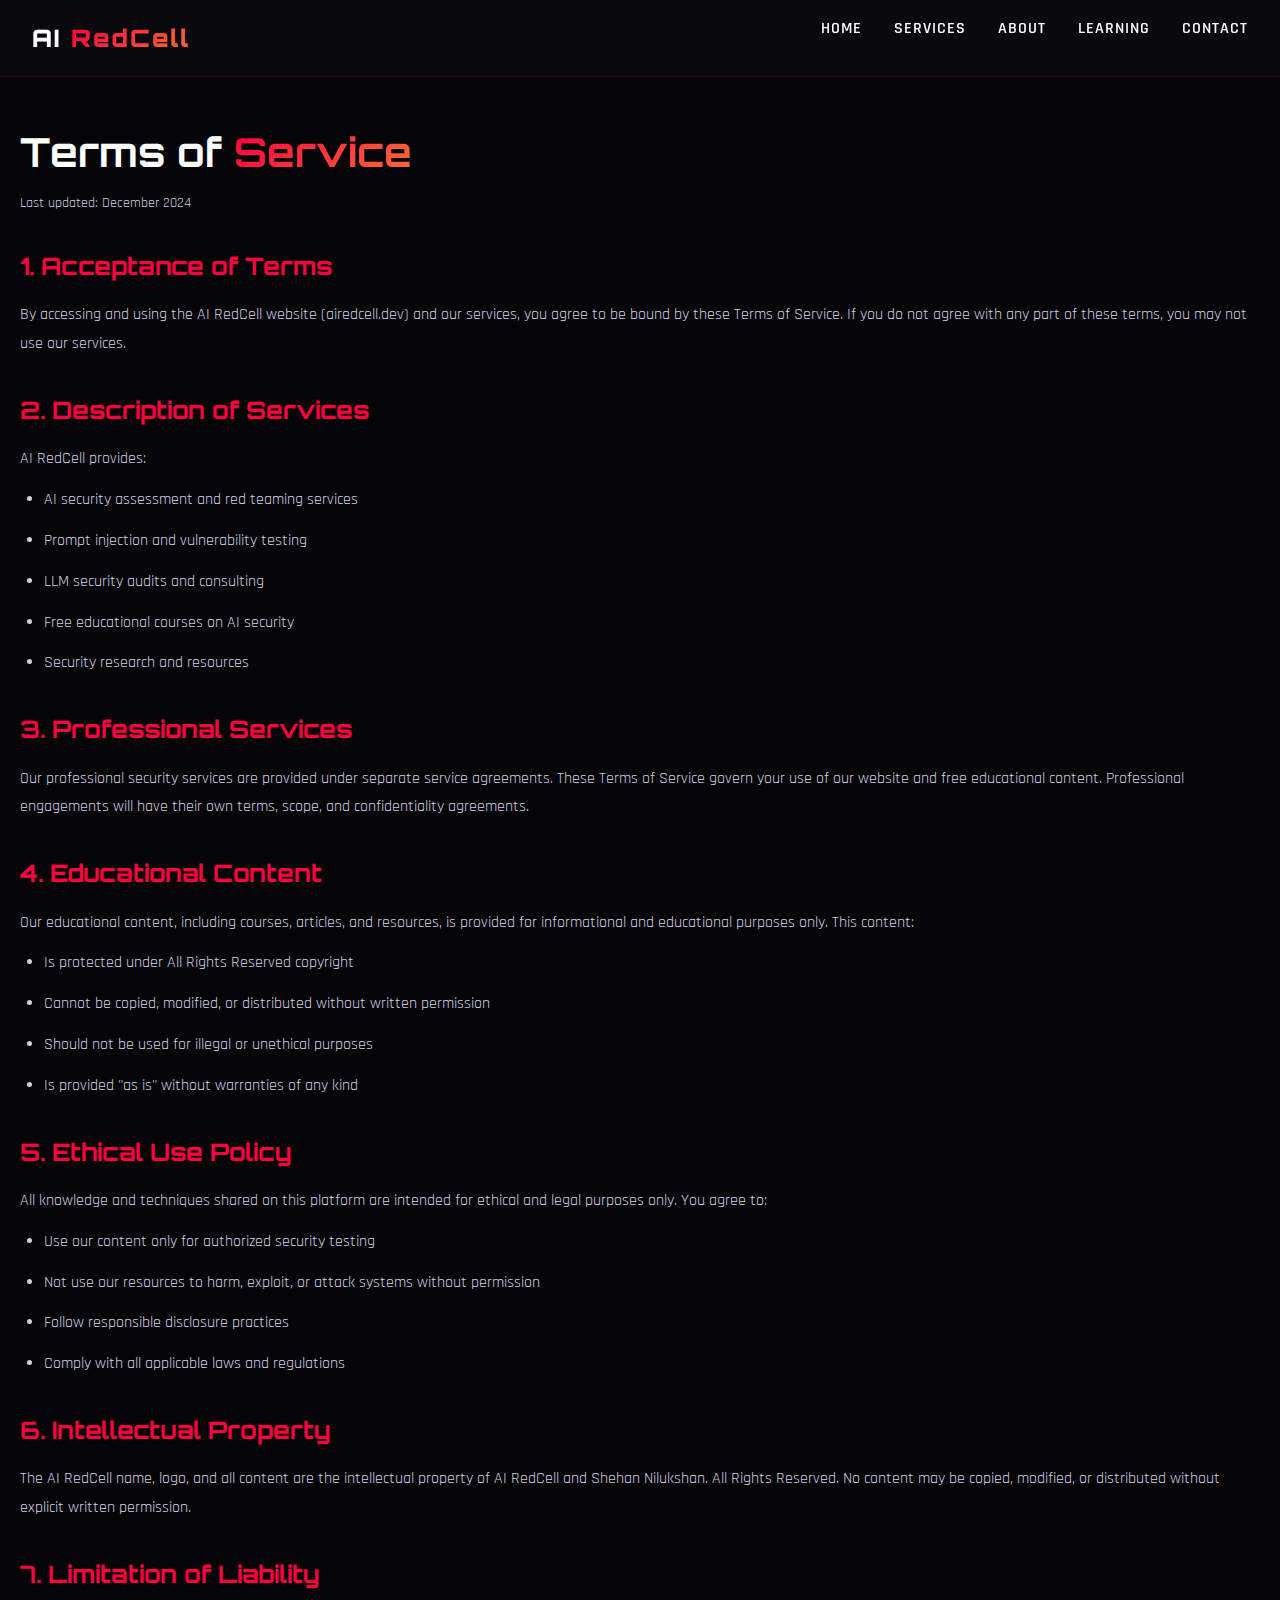
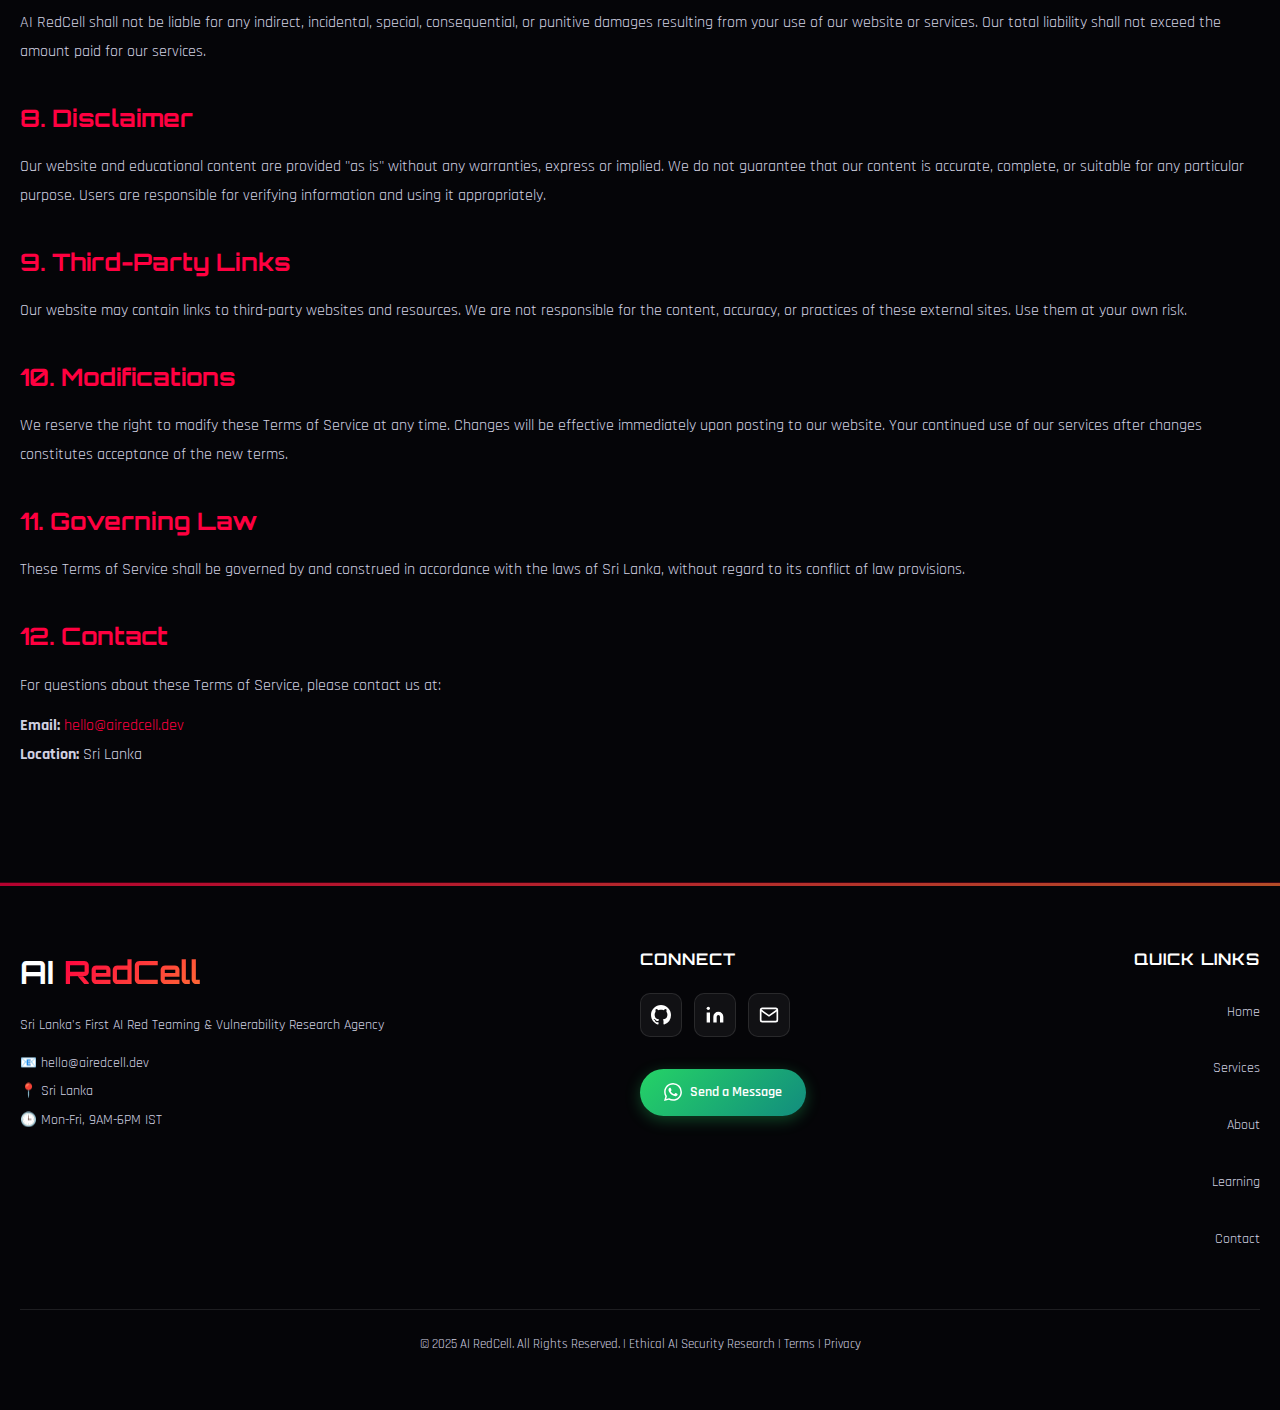
<file: terms.html>
<!DOCTYPE html>
<html lang="en">
  <head>
    <meta charset="UTF-8" />
    <meta name="viewport" content="width=device-width, initial-scale=1.0" />
    <title>Terms of Service | AI RedCell</title>
    <meta name="description" content="Terms of Service for AI RedCell - Terms and conditions for using our services." />
    <link rel="canonical" href="https://www.airedcell.dev/terms.html" />
    
    <link rel="preconnect" href="https://fonts.googleapis.com" />
    <link rel="preconnect" href="https://fonts.gstatic.com" crossorigin />
    <link
      href="https://fonts.googleapis.com/css2?family=Orbitron:wght@400;700;900&family=Rajdhani:wght@300;400;600;700&display=swap"
      rel="stylesheet"
    />
    <link rel="stylesheet" href="css/styles.css" />
    <link rel="stylesheet" href="css/smooth-transitions.css" />
    <link rel="stylesheet" href="css/overflow-fixes.css" />
    <link rel="stylesheet" href="css/mobile-responsive.css" />
    <!-- Favicon -->
    <link rel="icon" type="image/x-icon" href="images/favicon.ico" />
    <link rel="shortcut icon" type="image/x-icon" href="images/favicon.ico" />
    <link rel="apple-touch-icon" sizes="180x180" href="images/logo.png" />

    <style>
      .legal-page {
        padding: 120px 0 80px;
        min-height: 100vh;
        background: var(--darker-bg);
      }

      .legal-content {
        max-width: 800px;
        margin: 0 auto;
      }

      .legal-title {
        font-family: var(--font-heading);
        font-size: 2.5rem;
        font-weight: 700;
        margin-bottom: 0.5rem;
        color: var(--text-primary);
      }

      .legal-updated {
        color: var(--text-secondary);
        font-size: 0.9rem;
        margin-bottom: 2rem;
      }

      .legal-section {
        margin-bottom: 2rem;
      }

      .legal-section h2 {
        font-family: var(--font-heading);
        font-size: 1.5rem;
        color: var(--primary-red);
        margin-bottom: 1rem;
      }

      .legal-section p,
      .legal-section li {
        color: var(--text-secondary);
        line-height: 1.8;
        margin-bottom: 0.75rem;
      }

      .legal-section ul {
        padding-left: 1.5rem;
        margin-bottom: 1rem;
      }

      .legal-section a {
        color: var(--primary-red);
        text-decoration: none;
      }

      .legal-section a:hover {
        text-decoration: underline;
      }
    </style>
  </head>

  <body>
    <!-- Navigation Bar -->
    <nav class="navbar">
      <div class="nav-container">
        <div class="logo">
          <a href="index.html" style="text-decoration: none; color: white;">
            <span class="logo-text">AI <span class="highlight">RedCell</span></span>
          </a>
        </div>
        <div class="nav-links">
          <a href="index.html" class="nav-link">Home</a>
          <a href="services.html" class="nav-link">Services</a>
          <a href="about.html" class="nav-link">About</a>
          <a href="learning.html" class="nav-link">Learning</a>
          <a href="index.html#contact" class="nav-link">Contact</a>
        </div>
        <button class="hamburger" aria-label="Toggle navigation menu" aria-expanded="false">
          <span></span>
          <span></span>
          <span></span>
        </button>
      </div>
    </nav>

    <section class="legal-page">
      <div class="container">
        <div class="legal-content">
          <h1 class="legal-title">Terms of <span class="highlight">Service</span></h1>
          <p class="legal-updated">Last updated: December 2024</p>

          <div class="legal-section">
            <h2>1. Acceptance of Terms</h2>
            <p>
              By accessing and using the AI RedCell website (airedcell.dev) and our services, you agree to be bound by these Terms of Service. If you do not agree with any part of these terms, you may not use our services.
            </p>
          </div>

          <div class="legal-section">
            <h2>2. Description of Services</h2>
            <p>AI RedCell provides:</p>
            <ul>
              <li>AI security assessment and red teaming services</li>
              <li>Prompt injection and vulnerability testing</li>
              <li>LLM security audits and consulting</li>
              <li>Free educational courses on AI security</li>
              <li>Security research and resources</li>
            </ul>
          </div>

          <div class="legal-section">
            <h2>3. Professional Services</h2>
            <p>
              Our professional security services are provided under separate service agreements. These Terms of Service govern your use of our website and free educational content. Professional engagements will have their own terms, scope, and confidentiality agreements.
            </p>
          </div>

          <div class="legal-section">
            <h2>4. Educational Content</h2>
            <p>
              Our educational content, including courses, articles, and resources, is provided for informational and educational purposes only. This content:
            </p>
            <ul>
              <li>Is protected under All Rights Reserved copyright</li>
              <li>Cannot be copied, modified, or distributed without written permission</li>
              <li>Should not be used for illegal or unethical purposes</li>
              <li>Is provided "as is" without warranties of any kind</li>
            </ul>
          </div>

          <div class="legal-section">
            <h2>5. Ethical Use Policy</h2>
            <p>
              All knowledge and techniques shared on this platform are intended for ethical and legal purposes only. You agree to:
            </p>
            <ul>
              <li>Use our content only for authorized security testing</li>
              <li>Not use our resources to harm, exploit, or attack systems without permission</li>
              <li>Follow responsible disclosure practices</li>
              <li>Comply with all applicable laws and regulations</li>
            </ul>
          </div>

          <div class="legal-section">
            <h2>6. Intellectual Property</h2>
            <p>
              The AI RedCell name, logo, and all content are the intellectual property of AI RedCell and Shehan Nilukshan. All Rights Reserved. No content may be copied, modified, or distributed without explicit written permission.
            </p>
          </div>

          <div class="legal-section">
            <h2>7. Limitation of Liability</h2>
            <p>
              AI RedCell shall not be liable for any indirect, incidental, special, consequential, or punitive damages resulting from your use of our website or services. Our total liability shall not exceed the amount paid for our services.
            </p>
          </div>

          <div class="legal-section">
            <h2>8. Disclaimer</h2>
            <p>
              Our website and educational content are provided "as is" without any warranties, express or implied. We do not guarantee that our content is accurate, complete, or suitable for any particular purpose. Users are responsible for verifying information and using it appropriately.
            </p>
          </div>

          <div class="legal-section">
            <h2>9. Third-Party Links</h2>
            <p>
              Our website may contain links to third-party websites and resources. We are not responsible for the content, accuracy, or practices of these external sites. Use them at your own risk.
            </p>
          </div>

          <div class="legal-section">
            <h2>10. Modifications</h2>
            <p>
              We reserve the right to modify these Terms of Service at any time. Changes will be effective immediately upon posting to our website. Your continued use of our services after changes constitutes acceptance of the new terms.
            </p>
          </div>

          <div class="legal-section">
            <h2>11. Governing Law</h2>
            <p>
              These Terms of Service shall be governed by and construed in accordance with the laws of Sri Lanka, without regard to its conflict of law provisions.
            </p>
          </div>

          <div class="legal-section">
            <h2>12. Contact</h2>
            <p>
              For questions about these Terms of Service, please contact us at:
            </p>
            <p>
              <strong>Email:</strong> <a href="mailto:hello@airedcell.dev">hello@airedcell.dev</a><br>
              <strong>Location:</strong> Sri Lanka
            </p>
          </div>
        </div>
      </div>
    </section>

    <!-- Footer -->
    <footer id="site-footer" class="footer">
      <div class="footer-particles"></div>
      <div class="container">
        <div class="footer-content">
          <div class="footer-brand">
            <h3>AI <span class="highlight">RedCell</span></h3>
            <p>Sri Lanka's First AI Red Teaming & Vulnerability Research Agency</p>
            <div class="footer-contact">
              <p><a href="mailto:hello@airedcell.dev">📧 hello@airedcell.dev</a></p>
              <p>📍 Sri Lanka</p>
              <p>🕒 Mon-Fri, 9AM-6PM IST</p>
            </div>
          </div>

          <div class="footer-social">
            <h4>Connect</h4>
            <div class="social-links">
              <a href="https://github.com/AI-RedCell" class="social-link" aria-label="GitHub" target="_blank" rel="noopener noreferrer">
                <svg viewBox="0 0 24 24" fill="currentColor">
                  <path d="M12 0C5.37 0 0 5.37 0 12c0 5.31 3.435 9.795 8.205 11.385.6.105.825-.255.825-.57 0-.285-.015-1.23-.015-2.235-3.015.555-3.795-.735-4.035-1.41-.135-.345-.72-1.41-1.23-1.695-.42-.225-1.02-.78-.015-.795.945-.015 1.62.87 1.845 1.23 1.08 1.815 2.805 1.305 3.495.99.105-.78.42-1.305.765-1.605-2.67-.3-5.46-1.335-5.46-5.925 0-1.305.465-2.385 1.23-3.225-.12-.3-.54-1.53.12-3.18 0 0 1.005-.315 3.3 1.23.96-.27 1.98-.405 3-.405s2.04.135 3 .405c2.295-1.56 3.3-1.23 3.3-1.23.66 1.65.24 2.88.12 3.18.765.84 1.23 1.905 1.23 3.225 0 4.605-2.805 5.625-5.475 5.925.435.375.81 1.095.81 2.22 0 1.605-.015 2.895-.015 3.3 0 .315.225.69.825.57A12.02 12.02 0 0024 12c0-6.63-5.37-12-12-12z"/>
                </svg>
              </a>
              <a href="https://www.linkedin.com/company/ai-redcell/" class="social-link" aria-label="LinkedIn" target="_blank" rel="noopener noreferrer">
                <svg viewBox="0 0 24 24" fill="currentColor">
                  <path d="M16 8a6 6 0 016 6v7h-4v-7a2 2 0 00-2-2 2 2 0 00-2 2v7h-4v-7a6 6 0 016-6zM2 9h4v12H2z"/>
                  <circle cx="4" cy="4" r="2"/>
                </svg>
              </a>
              <a href="mailto:hello@airedcell.dev" class="social-link" aria-label="Email">
                <svg viewBox="0 0 24 24" fill="none" stroke="currentColor" stroke-width="2">
                  <path d="M4 4h16c1.1 0 2 .9 2 2v12c0 1.1-.9 2-2 2H4c-1.1 0-2-.9-2-2V6c0-1.1.9-2 2-2z"/>
                  <polyline points="22,6 12,13 2,6"/>
                </svg>
              </a>
            </div>
            <a href="https://wa.me/94722756169" class="whatsapp-btn" target="_blank" rel="noopener noreferrer">
              <svg viewBox="0 0 24 24" fill="currentColor" width="20" height="20">
                <path d="M17.472 14.382c-.297-.149-1.758-.867-2.03-.967-.273-.099-.471-.148-.67.15-.197.297-.767.966-.94 1.164-.173.199-.347.223-.644.075-.297-.15-1.255-.463-2.39-1.475-.883-.788-1.48-1.761-1.653-2.059-.173-.297-.018-.458.13-.606.134-.133.298-.347.446-.52.149-.174.198-.298.298-.497.099-.198.05-.371-.025-.52-.075-.149-.669-1.612-.916-2.207-.242-.579-.487-.5-.669-.51-.173-.008-.371-.01-.57-.01-.198 0-.52.074-.792.372-.272.297-1.04 1.016-1.04 2.479 0 1.462 1.065 2.875 1.213 3.074.149.198 2.096 3.2 5.077 4.487.709.306 1.262.489 1.694.625.712.227 1.36.195 1.871.118.571-.085 1.758-.719 2.006-1.413.248-.694.248-1.289.173-1.413-.074-.124-.272-.198-.57-.347m-5.421 7.403h-.004a9.87 9.87 0 01-5.031-1.378l-.361-.214-3.741.982.998-3.648-.235-.374a9.86 9.86 0 01-1.51-5.26c.001-5.45 4.436-9.884 9.888-9.884 2.64 0 5.122 1.03 6.988 2.898a9.825 9.825 0 012.893 6.994c-.003 5.45-4.437 9.884-9.885 9.884m8.413-18.297A11.815 11.815 0 0012.05 0C5.495 0 .16 5.335.157 11.892c0 2.096.547 4.142 1.588 5.945L.057 24l6.305-1.654a11.882 11.882 0 005.683 1.448h.005c6.554 0 11.89-5.335 11.893-11.893a11.821 11.821 0 00-3.48-8.413z"/>
              </svg>
              Send a Message
            </a>
          </div>

          <div class="footer-links">
            <h4>Quick Links</h4>
            <a href="index.html">Home</a>
            <a href="services.html">Services</a>
            <a href="about.html">About</a>
            <a href="learning.html">Learning</a>
            <a href="index.html#contact">Contact</a>
            <a href="terms.html">Terms</a>
            <a href="privacy.html">Privacy</a>
          </div>
        </div>

        <div class="footer-bottom">
          <p>
            &copy; 2025 AI RedCell. All Rights Reserved. | Ethical AI Security Research | <a href="terms.html">Terms</a> | <a href="privacy.html">Privacy</a>
          </p>
        </div>
      </div>
    </footer>

    <script src="js/site-loader.js"></script>
    <script src="js/script.js"></script>
  </body>
</html>
</file>
<file: css/smooth-transitions.css>
/* Add smooth page transitions */
@keyframes fadeInUp {
  from {
    opacity: 0;
    transform: translateY(30px);
  }
  to {
    opacity: 1;
    transform: translateY(0);
  }
}

@keyframes fadeIn {
  from {
    opacity: 0;
  }
  to {
    opacity: 1;
  }
}

/* Smooth page load animation */
body {
  animation: fadeIn 0.3s ease-out;
}

/* Smooth content transitions */
.course-main,
.module-content,
.course-sidebar {
  animation: fadeInUp 0.5s ease-out;
}

/* Smooth transitions for all interactive elements */
* {
  transition-property: opacity, transform, background-color, border-color, color, box-shadow;
  transition-duration: 0.3s;
  transition-timing-function: cubic-bezier(0.4, 0, 0.2, 1);
}

/* Prevent transition on page load */
.no-transition {
  transition: none !important;
}

/* Smooth module item transitions */
.module-item {
  transition: all 0.3s cubic-bezier(0.4, 0, 0.2, 1) !important;
}

/* Smooth button transitions */
.btn {
  transition: all 0.3s cubic-bezier(0.4, 0, 0.2, 1) !important;
}

/* Smooth card hover */
.course-card,
.purpose-card,
.resource-card {
  transition: all 0.4s cubic-bezier(0.4, 0, 0.2, 1) !important;
}

/* Smooth scroll behavior */
html {
  scroll-behavior: smooth !important;
}

/* Smooth progress bar animation */
.progress-fill {
  transition: width 0.6s cubic-bezier(0.4, 0, 0.2, 1) !important;
}

/* Smooth filter button transitions */
.filter-btn {
  transition: all 0.3s cubic-bezier(0.4, 0, 0.2, 1) !important;
}

/* Smooth navigation link transitions */
.nav-link {
  transition: all 0.3s cubic-bezier(0.4, 0, 0.2, 1) !important;
}

/* Smooth form input transitions */
input, textarea {
  transition: all 0.3s cubic-bezier(0.4, 0, 0.2, 1) !important;
}
</file>
<file: css/overflow-fixes.css>
/* CRITICAL OVERFLOW FIXES - Add this to the END of styles.css */

/* Prevent all horizontal overflow */
html, body {
  overflow-x: hidden !important;
  max-width: 100vw !important;
}

/* Ensure all sections don't overflow */
section {
  overflow-x: hidden !important;
  max-width: 100vw !important;
}

/* Fix all text elements */
h1, h2, h3, h4, h5, h6, p, span, div {
  word-wrap: break-word !important;
  overflow-wrap: break-word !important;
  max-width: 100% !important;
}

/* Fix course header specifically */
.course-header,
.course-header *,
.learning-hero,
.learning-hero *,
.hero,
.hero * {
  max-width: 100% !important;
  word-wrap: break-word !important;
  overflow-wrap: break-word !important;
}

/* Ensure all containers are constrained */
.container,
.course-header .container,
.course-header-content,
.hero-content {
  max-width: 100% !important;
  box-sizing: border-box !important;
  padding-left: 20px !important;
  padding-right: 20px !important;
}

/* Fix long titles specifically */
.course-header h1,
#courseTitle {
  font-size: clamp(1.5rem, 5vw, 2.5rem) !important;
  word-wrap: break-word !important;
  overflow-wrap: break-word !important;
  hyphens: auto !important;
  max-width: 100% !important;
}
</file>
<file: css/mobile-responsive.css>
/* ===================================
   MOBILE RESPONSIVE ENHANCEMENTS
   AI RedCell - Full Device Support
   =================================== */

/* ----------------------------------
   BASE MOBILE IMPROVEMENTS
   ---------------------------------- */

/* Better tap targets for mobile (min 44px) */
a, button, .btn, .nav-link, .module-item-clean, .quiz-option {
  min-height: 44px;
}

/* Prevent text size adjust on orientation change */
html {
  -webkit-text-size-adjust: 100%;
  text-size-adjust: 100%;
}

/* Smooth scrolling with reduced motion support */
@media (prefers-reduced-motion: reduce) {
  html {
    scroll-behavior: auto;
  }
  
  *, *::before, *::after {
    animation-duration: 0.01ms !important;
    animation-iteration-count: 1 !important;
    transition-duration: 0.01ms !important;
  }
}

/* Hide mobile-only elements on desktop */
.mobile-sidebar-toggle,
.sidebar-overlay {
  display: none;
}

/* ----------------------------------
   TABLET LANDSCAPE (1024px - 1200px)
   ---------------------------------- */
@media (max-width: 1200px) {
  .container {
    padding: 0 30px;
  }
  
  .nav-container {
    padding: 1rem 1.5rem;
  }
  
  .hero-title {
    font-size: 4rem;
  }
  
  .resources-grid {
    gap: 1.5rem;
  }
}

/* ----------------------------------
   TABLET PORTRAIT (768px - 1024px)
   ---------------------------------- */
@media (max-width: 1024px) {
  /* Navigation improvements */
  .nav-container {
    padding: 0.75rem 1.5rem;
  }
  
  .nav-links {
    gap: 1.5rem;
  }
  
  .nav-link {
    font-size: 0.9rem;
  }
  
  /* Hero section */
  .hero-title {
    font-size: 3.5rem;
    letter-spacing: 3px;
  }
  
  .hero-subtitle {
    font-size: 1.4rem;
  }
  
  /* Sections */
  section {
    padding: 70px 0;
  }
  
  .section-title {
    font-size: 2.5rem;
  }
  
  /* Purpose cards */
  .purpose-card {
    padding: 2rem;
  }
  
  /* Course page improvements */
  .course-sidebar-clean {
    width: 280px;
    min-width: 280px;
  }
  
  .course-main-clean {
    margin-left: 280px;
    padding: 2rem;
  }
}

/* ----------------------------------
   MOBILE LANDSCAPE / SMALL TABLET (768px)
   ---------------------------------- */
@media (max-width: 768px) {
  /* Container */
  .container {
    padding: 0 20px;
  }
  
  /* Mobile navigation */
  .nav-container {
    padding: 0.75rem 1rem;
  }
  
  .nav-links {
    position: fixed;
    top: 60px;
    left: -100%;
    width: 100%;
    height: calc(100vh - 60px);
    background: rgba(10, 10, 15, 0.98);
    flex-direction: column;
    align-items: center;
    justify-content: center;
    gap: 2rem;
    transition: left 0.3s ease;
    z-index: 999;
  }
  
  .nav-links.active {
    left: 0;
  }
  
  .nav-link {
    font-size: 1.2rem;
    padding: 0.75rem 1.5rem;
  }
  
  .hamburger {
    display: flex;
    z-index: 1000;
  }
  
  .hamburger.active span:nth-child(1) {
    transform: rotate(45deg) translate(5px, 5px);
  }
  
  .hamburger.active span:nth-child(2) {
    opacity: 0;
  }
  
  .hamburger.active span:nth-child(3) {
    transform: rotate(-45deg) translate(7px, -6px);
  }
  
  /* Hero section */
  .hero {
    min-height: 100vh;
    padding: 80px 0 40px;
  }
  
  .hero-content {
    padding: 1.5rem;
    max-width: 100%;
  }
  
  .hero-title {
    font-size: 2.5rem;
    letter-spacing: 2px;
    line-height: 1.2;
  }
  
  .hero-subtitle {
    font-size: 1.2rem;
    margin-bottom: 0.75rem;
  }
  
  .hero-description {
    font-size: 0.95rem;
    margin-bottom: 1.5rem;
    padding: 0 10px;
  }
  
  .hero-buttons {
    gap: 1rem;
    flex-direction: column;
    width: 100%;
    padding: 0 20px;
  }
  
  .btn {
    width: 100%;
    text-align: center;
    padding: 1rem 2rem;
    font-size: 1rem;
  }
  
  .scroll-indicator {
    bottom: 20px;
  }
  
  .mouse {
    width: 24px;
    height: 40px;
  }
  
  /* Sections */
  section {
    padding: 50px 0;
  }
  
  .section-title {
    font-size: 2rem;
    letter-spacing: 2px;
  }
  
  .section-description {
    font-size: 1rem;
    padding: 0 10px;
  }
  
  /* About section */
  .about-content {
    text-align: center;
  }
  
  .avatar {
    width: 180px;
    height: 180px;
    margin-bottom: 1rem;
  }
  
  .avatar-glow {
    width: 200px;
    height: 200px;
  }
  
  .about-text {
    padding: 0 10px;
  }
  
  .intro-text {
    font-size: 1rem;
    text-align: left;
  }
  
  .stats {
    grid-template-columns: 1fr;
    gap: 1rem;
    margin-top: 2rem;
  }
  
  .stat-item {
    padding: 1.25rem;
  }
  
  .stat-number {
    font-size: 2rem;
  }
  
  /* Purpose section */
  .purpose-grid {
    grid-template-columns: 1fr;
    gap: 1.5rem;
  }
  
  .purpose-card {
    padding: 1.75rem;
  }
  
  .card-icon {
    width: 60px;
    height: 60px;
  }
  
  .card-icon svg {
    width: 30px;
    height: 30px;
  }
  
  .purpose-card h3 {
    font-size: 1.25rem;
  }
  
  /* Workflow */
  .workflow {
    padding: 1.5rem;
    margin-top: 3rem;
  }
  
  .workflow-title {
    font-size: 1.5rem;
  }
  
  .step-number {
    width: 50px;
    height: 50px;
    font-size: 1.25rem;
  }
  
  .step-content h4 {
    font-size: 1.1rem;
  }
  
  .step-content p {
    font-size: 0.85rem;
  }
  
  /* Resources section */
  .resources-grid {
    grid-template-columns: 1fr;
    gap: 1.25rem;
  }
  
  .resource-card {
    padding: 1.5rem;
  }
  
  .resource-icon {
    width: 50px;
    height: 50px;
  }
  
  .resource-card h3 {
    font-size: 1.25rem;
  }
  
  /* Contact section */
  .contact-content {
    grid-template-columns: 1fr;
  }
  
  /* Footer */
  .footer-content {
    grid-template-columns: 1fr;
    gap: 2rem;
    text-align: center;
  }
  
  .social-links {
    justify-content: center;
  }
  
  /* WhatsApp button mobile optimization */
  .whatsapp-btn {
    width: 100%;
    justify-content: center;
    padding: 1rem 1.5rem;
    font-size: 1rem;
    margin-top: 1.25rem;
  }
  
  /* Phone link tap-to-call optimization */
  .footer-contact a[href^="tel:"] {
    display: inline-flex;
    align-items: center;
    gap: 0.5rem;
    padding: 0.5rem 0;
    font-size: 1.1rem;
    font-weight: 500;
    color: var(--primary-red);
  }
  
  .footer-contact a[href^="tel:"]:active {
    transform: scale(0.98);
  }
  
  /* Footer links centered on mobile */
  .footer-links {
    text-align: center;
  }
  
  /* Learning page */
  .courses-header {
    flex-direction: column;
    gap: 1rem;
  }
  
  .filter-group {
    flex-wrap: wrap;
    justify-content: center;
  }
  
  .filter-btn {
    padding: 0.5rem 1rem;
    font-size: 0.85rem;
  }
  
  .courses-grid {
    grid-template-columns: 1fr;
    gap: 1.5rem;
  }
  
  /* Course page breadcrumb */
  .breadcrumb-container {
    margin-top: 60px;
    padding: 0.75rem 0;
  }
  
  .breadcrumb-container .container {
    padding: 0 1rem;
  }
  
  .breadcrumb {
    flex-wrap: wrap;
    font-size: 0.8rem;
    gap: 0.4rem;
    line-height: 1.5;
  }
  
  .breadcrumb a {
    padding: 0.25rem 0;
  }
  
  .breadcrumb-current {
    max-width: 100%;
    overflow: hidden;
    text-overflow: ellipsis;
  }
  
  /* Mobile sidebar - Left slide-out drawer (like desktop) */
  .course-sidebar-clean {
    position: fixed !important;
    width: 85% !important;
    max-width: 320px !important;
    min-width: unset !important;
    max-height: none !important;
    top: 0 !important;
    bottom: 0 !important;
    left: 0 !important;
    right: auto !important;
    height: 100vh !important;
    height: 100dvh !important;
    padding-top: 70px !important;
    padding-bottom: 20px !important;
    border-right: 2px solid var(--primary-red) !important;
    border-top: none !important;
    border-bottom: none !important;
    z-index: 500 !important;
    transform: translateX(-100%);
    transition: transform 0.3s ease;
    overflow-y: auto !important;
    overflow-x: hidden !important;
    background: linear-gradient(180deg, rgba(10, 10, 20, 0.99) 0%, rgba(5, 5, 15, 0.99) 100%) !important;
    box-shadow: 5px 0 30px rgba(0, 0, 0, 0.5) !important;
  }
  
  .course-sidebar-clean.active {
    transform: translateX(0) !important;
  }
  
  /* Hide the ::before content on mobile sidebar */
  .course-sidebar-clean::before {
    display: none;
  }
  
  /* Mobile sidebar overlay */
  .sidebar-overlay {
    display: none;
    position: fixed;
    top: 0;
    left: 0;
    right: 0;
    bottom: 0;
    width: 100%;
    height: 100vh;
    height: 100dvh;
    background: rgba(0, 0, 0, 0.7);
    z-index: 499;
    backdrop-filter: blur(3px);
  }
  
  .sidebar-overlay.active {
    display: block;
  }
  
  /* Mobile sidebar toggle button */
  .mobile-sidebar-toggle {
    display: flex !important;
    position: fixed;
    bottom: 20px;
    left: 20px;
    width: 60px;
    height: 60px;
    background: linear-gradient(135deg, #ff0040, #ff6b35);
    border: none;
    border-radius: 50%;
    color: white;
    font-size: 1.5rem;
    cursor: pointer;
    z-index: 1000;
    box-shadow: 0 5px 25px rgba(255, 0, 64, 0.5);
    align-items: center;
    justify-content: center;
    transition: all 0.3s ease;
    -webkit-tap-highlight-color: transparent;
    touch-action: manipulation;
    user-select: none;
    -webkit-user-select: none;
  }
  
  .mobile-sidebar-toggle:active {
    transform: scale(0.95);
  }
  
  .mobile-sidebar-toggle.active {
    background: linear-gradient(135deg, #ff6b35, #ff0040);
  }
  
  /* ===== MOBILE SIDEBAR CONTENT STYLING ===== */
  /* Make sidebar content look exactly like desktop */
  
  .course-sidebar-clean .sidebar-header {
    padding: 1.5rem;
    padding-top: 1.5rem;
    margin-bottom: 1rem;
    border-bottom: 1px solid rgba(255, 0, 64, 0.15);
    background: linear-gradient(180deg, rgba(255, 0, 64, 0.08) 0%, transparent 100%);
  }
  
  .course-sidebar-clean .sidebar-header h2 {
    font-size: 1.1rem;
    font-weight: 700;
    line-height: 1.4;
    margin-bottom: 0.75rem;
    color: var(--text-primary);
  }
  
  .course-sidebar-clean .difficulty-badge {
    display: inline-block;
    padding: 0.35rem 0.8rem;
    border-radius: 20px;
    font-size: 0.7rem;
    font-weight: 700;
    text-transform: uppercase;
    letter-spacing: 0.5px;
  }
  
  /* Progress Section */
  .course-sidebar-clean .progress-section {
    padding: 0 1.5rem 1.5rem;
    margin-bottom: 1rem;
    border-bottom: 1px solid rgba(255, 0, 64, 0.1);
  }
  
  .course-sidebar-clean .progress-label {
    display: flex;
    justify-content: space-between;
    margin-bottom: 0.5rem;
    font-size: 0.85rem;
  }
  
  .course-sidebar-clean .progress-bar {
    height: 8px;
    background: rgba(255, 255, 255, 0.1);
    border-radius: 4px;
    overflow: hidden;
  }
  
  .course-sidebar-clean .progress-fill {
    height: 100%;
    background: linear-gradient(90deg, var(--primary-red), var(--secondary-orange));
    border-radius: 4px;
  }
  
  /* Module List Section */
  .course-sidebar-clean .module-list-section {
    padding: 0 1rem;
  }
  
  .course-sidebar-clean .module-list-section h3 {
    font-size: 0.85rem;
    font-weight: 600;
    color: var(--text-secondary);
    text-transform: uppercase;
    letter-spacing: 1px;
    margin-bottom: 1rem;
    padding: 0 0.5rem;
  }
  
  .course-sidebar-clean .module-list-clean {
    list-style: none;
    padding: 0;
    margin: 0;
  }
  
  .course-sidebar-clean .module-item-clean {
    display: flex;
    align-items: flex-start;
    gap: 0.75rem;
    padding: 1rem;
    margin-bottom: 0.5rem;
    border-radius: 10px;
    cursor: pointer;
    transition: all 0.2s ease;
    border: 1px solid transparent;
    background: transparent;
  }
  
  .course-sidebar-clean .module-item-clean:hover {
    background: rgba(255, 0, 64, 0.05);
    border-color: rgba(255, 0, 64, 0.15);
  }
  
  .course-sidebar-clean .module-item-clean.active {
    background: rgba(255, 0, 64, 0.1);
    border-color: var(--primary-red);
  }
  
  .course-sidebar-clean .module-item-clean.completed .module-check {
    color: #10b981;
  }
  
  .course-sidebar-clean .module-check {
    font-size: 1rem;
    color: var(--text-secondary);
    flex-shrink: 0;
    margin-top: 2px;
  }
  
  .course-sidebar-clean .module-title {
    font-size: 0.9rem;
    color: var(--text-primary);
    line-height: 1.4;
  }
  
  .course-sidebar-clean .module-item-clean.active .module-title {
    color: var(--primary-red);
    font-weight: 600;
  }
  
  .course-main-clean {
    margin-left: 0;
    margin-bottom: 0;
    padding: 1.5rem;
  }
  
  .module-article {
    max-width: 100%;
  }
  
  .module-header-clean {
    margin-bottom: 2rem;
    padding-bottom: 1.5rem;
  }
  
  .module-header-clean h1 {
    font-size: 1.5rem;
  }
  
  .module-content-clean {
    font-size: 1rem;
    line-height: 1.7;
  }
  
  .module-content-clean h2 {
    font-size: 1.3rem;
    margin-top: 2rem;
  }
  
  .module-content-clean h3 {
    font-size: 1.15rem;
  }
  
  .module-content-clean pre {
    padding: 1rem;
    font-size: 0.8rem;
  }
  
  /* Quiz on mobile */
  .quiz-section {
    padding: 1.25rem;
    margin-top: 2.5rem;
  }
  
  .quiz-header {
    flex-direction: column;
    gap: 0.75rem;
    align-items: flex-start;
  }
  
  .quiz-header h2 {
    font-size: 1.2rem;
  }
  
  .question-text {
    font-size: 1rem;
  }
  
  .quiz-option {
    padding: 1rem;
  }
  
  .quiz-actions {
    flex-direction: column;
  }
  
  .quiz-actions .btn {
    width: 100%;
  }
  
  /* Module navigation */
  .module-nav-clean {
    flex-direction: column;
    gap: 0.75rem;
  }
  
  .module-nav-clean .btn {
    width: 100%;
    justify-content: center;
  }
}

/* ----------------------------------
   MOBILE PORTRAIT (480px)
   ---------------------------------- */
@media (max-width: 480px) {
  /* Container */
  .container {
    padding: 0 15px;
  }
  
  /* Hero */
  .hero-title {
    font-size: 2rem;
    letter-spacing: 1px;
  }
  
  .hero-subtitle {
    font-size: 1rem;
  }
  
  .hero-description {
    font-size: 0.9rem;
  }
  
  .btn {
    padding: 0.875rem 1.5rem;
    font-size: 0.9rem;
  }
  
  /* Sections */
  section {
    padding: 40px 0;
  }
  
  .section-title {
    font-size: 1.6rem;
    letter-spacing: 1px;
  }
  
  .section-description {
    font-size: 0.9rem;
  }
  
  /* About */
  .avatar {
    width: 150px;
    height: 150px;
  }
  
  .avatar-glow {
    width: 170px;
    height: 170px;
  }
  
  .intro-text {
    font-size: 0.95rem;
  }
  
  .stat-number {
    font-size: 1.75rem;
  }
  
  .stat-label {
    font-size: 0.85rem;
  }
  
  /* Cards */
  .purpose-card,
  .resource-card {
    padding: 1.25rem;
  }
  
  .purpose-card h3,
  .resource-card h3 {
    font-size: 1.1rem;
  }
  
  .purpose-card p,
  .resource-card p {
    font-size: 0.9rem;
  }
  
  /* Course cards */
  .course-card-clean {
    border-radius: 12px;
  }
  
  .course-card-thumbnail {
    height: 140px;
  }
  
  .course-card-content {
    padding: 1rem;
  }
  
  .course-card-title {
    font-size: 1rem;
  }
  
  .course-card-description {
    font-size: 0.85rem;
  }
  
  /* Course page */
  .module-header-clean h1 {
    font-size: 1.3rem;
  }
  
  .module-content-clean {
    font-size: 0.95rem;
  }
  
  .module-content-clean h2 {
    font-size: 1.2rem;
  }
  
  .quiz-section {
    padding: 1rem;
  }
  
  .quiz-header h2 {
    font-size: 1.1rem;
  }
  
  .question-text {
    font-size: 0.95rem;
  }
}

/* ----------------------------------
   SMALL PHONES (360px)
   ---------------------------------- */
@media (max-width: 360px) {
  .container {
    padding: 0 12px;
  }
  
  .hero-title {
    font-size: 1.75rem;
  }
  
  .hero-subtitle {
    font-size: 0.95rem;
  }
  
  .section-title {
    font-size: 1.4rem;
  }
  
  .avatar {
    width: 130px;
    height: 130px;
  }
  
  .stat-number {
    font-size: 1.5rem;
  }
  
  .btn {
    padding: 0.75rem 1.25rem;
    font-size: 0.85rem;
  }
  
  .purpose-card,
  .resource-card {
    padding: 1rem;
  }
  
  .card-icon {
    width: 50px;
    height: 50px;
  }
  
  .module-header-clean h1 {
    font-size: 1.2rem;
  }
}

/* ----------------------------------
   LANDSCAPE ORIENTATION FIXES
   ---------------------------------- */
@media (max-height: 500px) and (orientation: landscape) {
  .hero {
    min-height: auto;
    padding: 80px 0 40px;
  }
  
  .hero-title {
    font-size: 2rem;
  }
  
  .hero-subtitle {
    font-size: 1rem;
  }
  
  .scroll-indicator {
    display: none;
  }
  
  .nav-links {
    padding-top: 20px;
    gap: 1rem;
  }
  
  .course-sidebar-clean {
    max-height: 80vh;
  }
}

/* ----------------------------------
   TOUCH DEVICE OPTIMIZATIONS
   ---------------------------------- */
@media (hover: none) and (pointer: coarse) {
  /* Remove hover effects on touch devices */
  .purpose-card:hover,
  .resource-card:hover,
  .stat-item:hover {
    transform: none;
  }
  
  /* Make tap states visible */
  .purpose-card:active,
  .resource-card:active,
  .stat-item:active {
    transform: scale(0.98);
    opacity: 0.9;
  }
  
  /* Better touch targets */
  .module-item-clean {
    padding: 1.25rem 1rem;
    min-height: 50px;
  }
  
  .quiz-option {
    padding: 1.25rem;
    min-height: 54px;
  }
  
  /* Improve scrolling */
  .course-sidebar-clean {
    -webkit-overflow-scrolling: touch;
  }
  
  /* Prevent accidental double-tap zoom */
  .btn, button, .nav-link {
    touch-action: manipulation;
  }
}

/* ----------------------------------
   PRINT STYLES
   ---------------------------------- */
@media print {
  .navbar,
  .hamburger,
  .scroll-indicator,
  .hero::after,
  #matrix-canvas,
  .course-sidebar-clean,
  .module-nav-clean,
  .quiz-section {
    display: none !important;
  }
  
  body {
    background: white;
    color: black;
  }
  
  .hero {
    min-height: auto;
    height: auto;
    padding: 20px 0;
  }
  
  .course-main-clean {
    margin-left: 0;
  }
}
</file>
<file: css/mobile-premium.css>
/* ===================================
   MOBILE PREMIUM ENHANCEMENTS
   AI RedCell - Desktop-Quality Mobile
   =================================== */

/* ----------------------------------
   PREMIUM MOBILE EFFECTS
   ---------------------------------- */

/* Enhanced gradients on mobile */
@media (max-width: 768px) {
  /* Premium hero glow effect */
  .hero::before {
    content: '';
    position: absolute;
    top: 50%;
    left: 50%;
    width: 300px;
    height: 300px;
    background: radial-gradient(circle, rgba(255, 0, 64, 0.15) 0%, transparent 70%);
    transform: translate(-50%, -50%);
    z-index: 1;
    pointer-events: none;
  }
  
  /* Premium title glow on mobile */
  .hero-title {
    text-shadow: 0 0 30px rgba(255, 0, 64, 0.5);
  }
  
  .glitch {
    animation: glitch 2s infinite;
  }
  
  /* Enhanced buttons with glow */
  .btn-primary {
    box-shadow: 0 8px 25px rgba(255, 0, 64, 0.4);
    background: linear-gradient(135deg, #ff0040 0%, #ff6b35 100%);
  }
  
  .btn-primary:active {
    transform: scale(0.98);
    box-shadow: 0 5px 15px rgba(255, 0, 64, 0.5);
  }
  
  .btn-secondary {
    border-color: rgba(255, 0, 64, 0.8);
    box-shadow: 0 0 15px rgba(255, 0, 64, 0.2);
  }
  
  .btn-secondary:active {
    background: linear-gradient(135deg, rgba(255, 0, 64, 0.2), rgba(255, 107, 53, 0.2));
  }
  
  /* Premium cards with gradient border */
  .purpose-card,
  .resource-card,
  .stat-item {
    background: linear-gradient(145deg, rgba(20, 20, 30, 0.9), rgba(15, 15, 25, 0.95));
    border: 1px solid transparent;
    background-clip: padding-box;
    position: relative;
  }
  
  .purpose-card::after,
  .resource-card::after {
    content: '';
    position: absolute;
    top: 0;
    left: 0;
    right: 0;
    height: 3px;
    background: linear-gradient(90deg, #ff0040, #ff6b35, #a855f7);
    border-radius: 15px 15px 0 0;
    opacity: 0.8;
  }
  
  /* Enhanced stat cards */
  .stat-item {
    background: linear-gradient(180deg, rgba(255, 0, 64, 0.08) 0%, rgba(20, 20, 30, 0.9) 100%);
    border: 1px solid rgba(255, 0, 64, 0.3);
    box-shadow: 0 10px 30px rgba(0, 0, 0, 0.4);
  }
  
  .stat-number {
    text-shadow: 0 0 20px rgba(255, 0, 64, 0.5);
  }
  
  /* Premium avatar glow */
  .avatar {
    box-shadow: 
      0 0 40px rgba(255, 0, 64, 0.4),
      0 20px 40px rgba(0, 0, 0, 0.5);
    border: 3px solid transparent;
    background-image: linear-gradient(#0a0a0f, #0a0a0f), 
                      linear-gradient(135deg, #ff0040, #ff6b35, #a855f7);
    background-origin: border-box;
    background-clip: padding-box, border-box;
  }
  
  /* Premium section titles */
  .section-title {
    position: relative;
    display: inline-block;
    width: 100%;
  }
  
  .title-underline {
    background: linear-gradient(90deg, transparent, #ff0040, #ff6b35, transparent);
    height: 3px;
    width: 80%;
    max-width: 200px;
    border-radius: 2px;
  }
  
  /* Card icons with glow */
  .card-icon {
    box-shadow: 0 10px 25px rgba(255, 0, 64, 0.3);
  }
  
  .resource-icon {
    filter: drop-shadow(0 0 8px rgba(255, 0, 64, 0.4));
  }
  
  /* Premium navigation mobile menu */
  .nav-links.active {
    background: linear-gradient(
      180deg,
      rgba(10, 10, 15, 0.98) 0%,
      rgba(15, 15, 25, 0.99) 50%,
      rgba(20, 20, 35, 0.98) 100%
    );
    backdrop-filter: blur(20px);
  }
  
  .nav-link {
    padding: 1rem 2rem;
    border-radius: 10px;
    transition: all 0.3s ease;
  }
  
  .nav-link:active {
    background: rgba(255, 0, 64, 0.15);
    transform: scale(0.98);
  }
  
  /* Footer premium look */
  footer {
    background: linear-gradient(
      180deg,
      var(--dark-bg) 0%,
      rgba(5, 5, 10, 0.98) 100%
    );
    border-top: 1px solid rgba(255, 0, 64, 0.2);
  }
  
  .social-link {
    background: rgba(255, 0, 64, 0.1);
    border: 1px solid rgba(255, 0, 64, 0.3);
    box-shadow: 0 5px 15px rgba(0, 0, 0, 0.3);
  }
  
  .social-link:active {
    background: rgba(255, 0, 64, 0.2);
    transform: scale(0.95);
  }
}

/* ----------------------------------
   LEARNING PAGE MOBILE PREMIUM
   ---------------------------------- */
@media (max-width: 768px) {
  /* Premium filter buttons */
  .filter-btn {
    background: rgba(20, 20, 30, 0.8);
    border: 1px solid rgba(255, 255, 255, 0.1);
    box-shadow: 0 4px 15px rgba(0, 0, 0, 0.3);
    border-radius: 25px;
    transition: all 0.3s ease;
  }
  
  .filter-btn.active {
    background: linear-gradient(135deg, #ff0040, #ff6b35);
    border-color: transparent;
    box-shadow: 0 5px 20px rgba(255, 0, 64, 0.4);
  }
  
  .filter-btn:active {
    transform: scale(0.95);
  }
  
  /* Premium course cards */
  .course-card-clean {
    background: linear-gradient(180deg, rgba(25, 25, 40, 0.95), rgba(15, 15, 25, 0.98));
    border: 1px solid rgba(255, 0, 64, 0.15);
    box-shadow: 0 15px 40px rgba(0, 0, 0, 0.4);
    overflow: hidden;
  }
  
  .course-card-clean::before {
    content: '';
    position: absolute;
    top: 0;
    left: 0;
    right: 0;
    height: 4px;
    background: linear-gradient(90deg, #ff0040, #ff6b35);
  }
  
  .course-card-thumbnail {
    position: relative;
    overflow: hidden;
  }
  
  .course-card-thumbnail::after {
    content: '';
    position: absolute;
    bottom: 0;
    left: 0;
    right: 0;
    height: 40%;
    background: linear-gradient(to top, rgba(15, 15, 25, 0.9), transparent);
  }
  
  .course-card-content {
    padding: 1.25rem;
  }
  
  .course-difficulty {
    padding: 0.4rem 0.9rem;
    border-radius: 20px;
    font-size: 0.7rem;
    font-weight: 700;
    text-transform: uppercase;
    letter-spacing: 0.5px;
  }
  
  .course-difficulty.beginner {
    background: linear-gradient(135deg, #10b981, #059669);
    box-shadow: 0 4px 15px rgba(16, 185, 129, 0.3);
  }
  
  .course-difficulty.intermediate {
    background: linear-gradient(135deg, #f59e0b, #d97706);
    box-shadow: 0 4px 15px rgba(245, 158, 11, 0.3);
  }
  
  .course-difficulty.advanced {
    background: linear-gradient(135deg, #ef4444, #dc2626);
    box-shadow: 0 4px 15px rgba(239, 68, 68, 0.3);
  }
  
  .course-card-title {
    font-weight: 700;
    color: var(--text-primary);
    line-height: 1.4;
  }
  
  .course-card-description {
    color: var(--text-secondary);
    line-height: 1.6;
  }
  
  .course-card-meta {
    display: flex;
    gap: 1rem;
    flex-wrap: wrap;
    padding-top: 1rem;
    border-top: 1px solid rgba(255, 255, 255, 0.1);
  }
  
  .course-card-meta span {
    display: flex;
    align-items: center;
    gap: 0.4rem;
    font-size: 0.8rem;
    color: var(--text-secondary);
  }
  
  .course-card-btn {
    width: 100%;
    margin-top: 1rem;
    padding: 0.9rem;
    background: linear-gradient(135deg, rgba(255, 0, 64, 0.15), rgba(255, 107, 53, 0.1));
    border: 1px solid rgba(255, 0, 64, 0.4);
    border-radius: 10px;
    color: var(--primary-red);
    font-weight: 600;
    text-align: center;
    text-transform: uppercase;
    letter-spacing: 1px;
    font-size: 0.85rem;
  }
  
  .course-card-btn:active {
    background: linear-gradient(135deg, rgba(255, 0, 64, 0.25), rgba(255, 107, 53, 0.2));
  }
}

/* ----------------------------------
   COURSE PAGE MOBILE PREMIUM
   ---------------------------------- */
@media (max-width: 768px) {
  /* Premium mobile sidebar */
  .course-sidebar-clean {
    background: linear-gradient(
      180deg,
      rgba(15, 15, 25, 0.98) 0%,
      rgba(10, 10, 20, 0.99) 100%
    );
    backdrop-filter: blur(20px);
    box-shadow: 0 -10px 40px rgba(0, 0, 0, 0.5);
  }
  
  .course-sidebar-clean::before {
    background: linear-gradient(
      180deg,
      rgba(255, 0, 64, 0.15) 0%,
      rgba(255, 0, 64, 0.05) 100%
    );
    border-bottom: 1px solid rgba(255, 0, 64, 0.2);
    font-family: var(--font-heading);
    text-transform: uppercase;
    letter-spacing: 1px;
  }
  
  /* Module items */
  .module-item-clean {
    background: rgba(255, 255, 255, 0.02);
    border-radius: 12px;
    margin-bottom: 0.75rem;
    transition: all 0.3s ease;
  }
  
  .module-item-clean.active {
    background: linear-gradient(135deg, rgba(255, 0, 64, 0.12), rgba(255, 107, 53, 0.08));
    border: 1px solid rgba(255, 0, 64, 0.4);
    box-shadow: 0 5px 15px rgba(255, 0, 64, 0.15);
  }
  
  .module-item-clean:active {
    transform: scale(0.98);
  }
  
  /* Progress bar premium */
  .progress-bar {
    background: rgba(255, 255, 255, 0.05);
    border-radius: 10px;
    height: 10px;
    overflow: hidden;
    box-shadow: inset 0 2px 5px rgba(0, 0, 0, 0.3);
  }
  
  .progress-fill {
    background: linear-gradient(90deg, #ff0040, #ff6b35, #ff0040);
    background-size: 200% 100%;
    animation: progressShine 2s linear infinite;
    box-shadow: 0 0 15px rgba(255, 0, 64, 0.5);
  }
  
  @keyframes progressShine {
    0% { background-position: 200% 0; }
    100% { background-position: -200% 0; }
  }
  
  /* Content area premium */
  .course-main-clean {
    background: linear-gradient(
      180deg,
      var(--dark-bg) 0%,
      rgba(8, 8, 15, 1) 100%
    );
  }
  
  .module-header-clean {
    padding-bottom: 1.5rem;
    border-bottom: 2px solid;
    border-image: linear-gradient(90deg, #ff0040, #ff6b35, transparent) 1;
  }
  
  .module-header-clean h1 {
    background: linear-gradient(135deg, var(--text-primary) 0%, #e0e0e0 100%);
    -webkit-background-clip: text;
    -webkit-text-fill-color: transparent;
    background-clip: text;
  }
  
  /* Quiz premium styling */
  .quiz-section {
    background: linear-gradient(145deg, rgba(255, 0, 64, 0.05), rgba(20, 20, 30, 0.9));
    border: 1px solid rgba(255, 0, 64, 0.2);
    box-shadow: 0 15px 40px rgba(0, 0, 0, 0.4);
  }
  
  .quiz-header h2 {
    display: flex;
    align-items: center;
    gap: 0.5rem;
  }
  
  .quiz-header h2::before {
    content: '📝';
    font-size: 1.2rem;
  }
  
  .quiz-option {
    background: rgba(255, 255, 255, 0.03);
    border: 1px solid rgba(255, 255, 255, 0.1);
    transition: all 0.3s ease;
  }
  
  .quiz-option:active {
    background: rgba(255, 0, 64, 0.1);
    transform: scale(0.99);
  }
  
  .quiz-option.selected {
    background: linear-gradient(135deg, rgba(255, 0, 64, 0.15), rgba(255, 107, 53, 0.1));
    border-color: rgba(255, 0, 64, 0.5);
    box-shadow: 0 5px 15px rgba(255, 0, 64, 0.2);
  }
  
  .quiz-option.correct {
    background: linear-gradient(135deg, rgba(16, 185, 129, 0.15), rgba(5, 150, 105, 0.1));
    border-color: #10b981;
    box-shadow: 0 5px 15px rgba(16, 185, 129, 0.2);
  }
  
  .quiz-option.incorrect {
    background: linear-gradient(135deg, rgba(239, 68, 68, 0.15), rgba(220, 38, 38, 0.1));
    border-color: #ef4444;
    box-shadow: 0 5px 15px rgba(239, 68, 68, 0.2);
  }
  
  /* Navigation buttons premium */
  .module-nav-clean .btn {
    border-radius: 12px;
    font-weight: 600;
    letter-spacing: 0.5px;
    box-shadow: 0 8px 20px rgba(0, 0, 0, 0.3);
  }
  
  .module-nav-clean .btn-primary {
    box-shadow: 0 8px 25px rgba(255, 0, 64, 0.3);
  }
}

/* ----------------------------------
   SAFE AREA INSETS (iPhone X+)
   ---------------------------------- */
@supports (padding-bottom: env(safe-area-inset-bottom)) {
  @media (max-width: 768px) {
    .course-sidebar-clean {
      padding-bottom: env(safe-area-inset-bottom);
    }
    
    .module-nav-clean {
      padding-bottom: calc(1rem + env(safe-area-inset-bottom));
    }
    
    footer {
      padding-bottom: calc(2rem + env(safe-area-inset-bottom));
    }
  }
}

/* ----------------------------------
   DARK MODE OPTIMIZATIONS
   ---------------------------------- */
@media (prefers-color-scheme: dark) {
  @media (max-width: 768px) {
    /* Already dark theme, but ensure OLED black on mobile */
    body {
      background-color: #000;
    }
    
    .hero {
      background: linear-gradient(180deg, #050508 0%, #000 100%);
    }
  }
}

/* ----------------------------------
   HIGH CONTRAST MODE
   ---------------------------------- */
@media (prefers-contrast: high) {
  @media (max-width: 768px) {
    .purpose-card,
    .resource-card,
    .stat-item,
    .course-card-clean {
      border: 2px solid rgba(255, 0, 64, 0.5);
    }
    
    .btn {
      border: 2px solid;
    }
  }
}
</file>
<file: css/course-clean.css>
/* ===================================
   CLEAN COURSE LAYOUT - AI RedCell Theme
   =================================== */

/* Breadcrumb Navigation */
.breadcrumb-container {
  background: var(--darker-bg);
  border-bottom: 1px solid rgba(255, 0, 64, 0.1);
  padding: 1rem 2rem;
  margin-top: 70px; /* Account for fixed navbar */
  margin-left: 320px; /* Don't cover sidebar */
  width: calc(100% - 320px);
  position: fixed;
  top: 0;
  z-index: 99;
}

.breadcrumb-container .container {
  max-width: 1400px;
  margin: 0 auto;
  padding: 0 2rem;
}

.breadcrumb {
  display: flex;
  align-items: center;
  flex-wrap: wrap;
  gap: 0.5rem;
  font-size: 0.95rem;
  width: 100%;
}

.breadcrumb a {
  color: var(--text-secondary);
  text-decoration: none;
  transition: color 0.3s ease;
  white-space: nowrap;
}

.breadcrumb a:hover {
  color: var(--primary-red);
}

.breadcrumb-separator {
  color: var(--text-secondary);
  opacity: 0.5;
}

.breadcrumb-current {
  color: var(--primary-red);
  font-weight: 700;
  font-size: 1.1rem;
  word-break: break-word;
  margin-left: auto;
  padding-left: 2rem;
}

/* Course Container */
.course-container {
  display: flex;
  min-height: calc(100vh - 120px);
}

/* Fixed LMS Sidebar */
.course-sidebar-clean {
  width: 320px;
  min-width: 320px;
  background: linear-gradient(180deg, var(--darker-bg) 0%, rgba(10, 10, 20, 0.98) 100%);
  border-right: 1px solid rgba(255, 0, 64, 0.15);
  padding: 0;
  position: fixed;
  left: 0;
  top: 70px; /* Directly under navbar */
  height: calc(100vh - 70px);
  z-index: 100;
  box-shadow: 4px 0 20px rgba(0, 0, 0, 0.3);
  /* Flex layout to keep header fixed and modules scrollable */
  display: flex;
  flex-direction: column;
  overflow: hidden;
}

/* Custom Scrollbar for Sidebar */
.course-sidebar-clean::-webkit-scrollbar {
  width: 6px;
}

.course-sidebar-clean::-webkit-scrollbar-track {
  background: rgba(255, 255, 255, 0.02);
}

.course-sidebar-clean::-webkit-scrollbar-thumb {
  background: rgba(255, 0, 64, 0.3);
  border-radius: 3px;
}

.course-sidebar-clean::-webkit-scrollbar-thumb:hover {
  background: rgba(255, 0, 64, 0.5);
}

/* Sidebar Inner Content */
.course-sidebar-clean .sidebar-header,
.course-sidebar-clean .progress-section,
.course-sidebar-clean .module-list-section {
  padding-left: 1.5rem;
  padding-right: 1.5rem;
}

.sidebar-header {
  margin-bottom: 0;
  padding-top: 1.5rem;
  padding-bottom: 1rem;
  border-bottom: 1px solid rgba(255, 0, 64, 0.1);
  background: linear-gradient(180deg, rgba(255, 0, 64, 0.05) 0%, transparent 100%);
  flex-shrink: 0; /* Don't shrink - stay fixed */
}

.sidebar-header h2 {
  font-family: var(--font-heading);
  font-size: 1.3rem;
  font-weight: 700;
  margin-bottom: 0.75rem;
  line-height: 1.4;
  color: var(--text-primary);
}

.sidebar-header .difficulty-badge {
  display: inline-block;
  padding: 0.3rem 0.8rem;
  border-radius: 15px;
  font-size: 0.75rem;
  font-weight: 700;
  text-transform: uppercase;
  letter-spacing: 0.5px;
}

.difficulty-badge.beginner {
  background: linear-gradient(135deg, #10b981, #059669);
  color: white;
}

.difficulty-badge.intermediate {
  background: linear-gradient(135deg, #f59e0b, #d97706);
  color: white;
}

.difficulty-badge.advanced {
  background: linear-gradient(135deg, #ef4444, #dc2626);
  color: white;
}

/* Progress Section */
.progress-section {
  margin-bottom: 0;
  padding-top: 1rem;
  padding-bottom: 1rem;
  border-bottom: 1px solid rgba(255, 0, 64, 0.1);
  flex-shrink: 0; /* Don't shrink - stay fixed */
}

.progress-label {
  display: flex;
  justify-content: space-between;
  margin-bottom: 0.75rem;
  font-size: 0.9rem;
}

.progress-label span:first-child {
  color: var(--text-secondary);
}

.progress-percentage {
  color: var(--primary-red);
  font-weight: 700;
}

.progress-bar {
  height: 8px;
  background: rgba(255, 255, 255, 0.1);
  border-radius: 4px;
  overflow: hidden;
}

.progress-fill {
  height: 100%;
  background: linear-gradient(90deg, var(--primary-red), var(--secondary-orange));
  border-radius: 4px;
  transition: width 0.5s ease;
}

/* Module List - Scrollable Section */
.module-list-section {
  flex: 1; /* Take remaining space */
  overflow-y: auto;
  overflow-x: hidden;
  padding-top: 1rem;
  padding-bottom: 1rem;
}

/* Custom Scrollbar for Module List */
.module-list-section::-webkit-scrollbar {
  width: 6px;
}

.module-list-section::-webkit-scrollbar-track {
  background: rgba(255, 255, 255, 0.02);
}

.module-list-section::-webkit-scrollbar-thumb {
  background: rgba(255, 0, 64, 0.3);
  border-radius: 3px;
}

.module-list-section::-webkit-scrollbar-thumb:hover {
  background: rgba(255, 0, 64, 0.5);
}

.module-list-section h3 {
  font-family: var(--font-heading);
  font-size: 1rem;
  font-weight: 600;
  margin-bottom: 1rem;
  color: var(--text-secondary);
  text-transform: uppercase;
  letter-spacing: 1px;
}

.module-list-clean {
  list-style: none;
  padding: 0;
  margin: 0;
}

.module-item-clean {
  display: flex;
  align-items: flex-start;
  gap: 0.75rem;
  padding: 1rem;
  margin-bottom: 0.5rem;
  border-radius: 10px;
  cursor: pointer;
  transition: all 0.3s ease;
  border: 1px solid transparent;
}

.module-item-clean:hover {
  background: rgba(255, 0, 64, 0.05);
  border-color: rgba(255, 0, 64, 0.1);
}

.module-item-clean.active {
  background: rgba(255, 0, 64, 0.1);
  border-color: var(--primary-red);
}

.module-item-clean.completed .module-check {
  color: #10b981;
}

.module-check {
  font-size: 1rem;
  color: var(--text-secondary);
  flex-shrink: 0;
  margin-top: 2px;
}

.module-title {
  font-size: 0.95rem;
  color: var(--text-primary);
  line-height: 1.4;
}

.module-item-clean.active .module-title {
  color: var(--primary-red);
  font-weight: 600;
}

/* Module Wrapper for Lessons */
.module-item-wrapper {
  list-style: none;
}

.module-item-wrapper.active > .module-item-clean {
  background: rgba(255, 0, 64, 0.1);
  border-color: var(--primary-red);
}

.module-item-wrapper.active > .module-item-clean .module-title {
  color: var(--primary-red);
  font-weight: 600;
}

.module-item-wrapper.completed .module-check {
  color: #10b981;
}

/* Expand Icon */
.module-expand-icon {
  margin-left: auto;
  font-size: 0.7rem;
  color: var(--text-secondary);
  transition: transform 0.3s ease;
}

.module-expand-icon.expanded {
  transform: rotate(180deg);
}

.module-item-clean.has-lessons {
  cursor: pointer;
}

/* Lesson List - Collapsible */
.lesson-list {
  list-style: none;
  padding: 0;
  margin: 0;
  max-height: 0;
  overflow: hidden;
  transition: max-height 0.4s cubic-bezier(0.4, 0, 0.2, 1), 
              opacity 0.3s ease,
              padding 0.3s ease;
  opacity: 0;
  background: rgba(0, 0, 0, 0.2);
  border-radius: 0 0 10px 10px;
  margin-top: -0.5rem;
  margin-bottom: 0.5rem;
}

.lesson-list.expanded {
  max-height: 500px;
  opacity: 1;
  padding: 0.5rem 0;
}

/* Individual Lesson Item */
.lesson-item {
  display: flex;
  align-items: center;
  gap: 0.6rem;
  padding: 0.6rem 1rem 0.6rem 2.5rem;
  cursor: pointer;
  transition: all 0.2s ease;
  border-left: 2px solid transparent;
}

.lesson-item:hover {
  background: rgba(255, 0, 64, 0.08);
  border-left-color: var(--primary-red);
}

/* Active Lesson State */
.lesson-item.active {
  background: rgba(255, 0, 64, 0.12);
  border-left: 2px solid var(--primary-red);
}

.lesson-item.active .lesson-title {
  color: var(--primary-red);
  font-weight: 600;
}

.lesson-item.active .lesson-icon {
  transform: scale(1.1);
}

.lesson-icon {
  font-size: 0.85rem;
  flex-shrink: 0;
}

.lesson-title {
  font-size: 0.85rem;
  color: var(--text-secondary);
  flex: 1;
  line-height: 1.4;
}

.lesson-item:hover .lesson-title {
  color: var(--text-primary);
}

.lesson-duration {
  font-size: 0.7rem;
  color: var(--text-secondary);
  background: rgba(255, 255, 255, 0.05);
  padding: 0.15rem 0.5rem;
  border-radius: 10px;
  white-space: nowrap;
}

/* Highlight Flash Animation for Scroll-to-lesson */
@keyframes highlightFlash {
  0% { background: transparent; }
  25% { background: rgba(255, 0, 64, 0.3); }
  100% { background: transparent; }
}

.highlight-flash {
  animation: highlightFlash 2s ease-out;
  border-radius: 5px;
}

/* Lesson Cards (Module Overview) */
.lesson-cards {
  display: flex;
  flex-direction: column;
  gap: 0.75rem;
  margin: 1.5rem 0;
}

.lesson-card {
  display: flex;
  align-items: center;
  gap: 1rem;
  padding: 1rem 1.25rem;
  background: rgba(255, 255, 255, 0.02);
  border: 1px solid rgba(255, 255, 255, 0.1);
  border-radius: 12px;
  cursor: pointer;
  transition: all 0.3s ease;
}

.lesson-card:hover {
  background: rgba(255, 0, 64, 0.08);
  border-color: rgba(255, 0, 64, 0.4);
  transform: translateX(5px);
}

.lesson-card-icon {
  font-size: 1.5rem;
  flex-shrink: 0;
}

.lesson-card-info {
  flex: 1;
}

.lesson-card-info h4 {
  margin: 0 0 0.25rem 0;
  font-size: 1rem;
  font-weight: 600;
  color: var(--text-primary);
}

.lesson-card-meta {
  font-size: 0.8rem;
  color: var(--text-secondary);
  text-transform: capitalize;
}

.lesson-card-arrow {
  color: var(--primary-red);
  font-size: 1.2rem;
  opacity: 0;
  transition: opacity 0.3s ease, transform 0.3s ease;
}

.lesson-card:hover .lesson-card-arrow {
  opacity: 1;
  transform: translateX(3px);
}

/* Lesson Breadcrumb */
.lesson-breadcrumb {
  color: var(--text-secondary);
  font-size: 0.9rem;
}

/* Module Quiz Info */
.module-quiz-info {
  display: flex;
  align-items: center;
  gap: 0.75rem;
  margin-top: 2rem;
  padding: 1rem 1.25rem;
  background: rgba(255, 0, 64, 0.05);
  border: 1px solid rgba(255, 0, 64, 0.2);
  border-radius: 12px;
  color: var(--text-secondary);
}

.quiz-info-icon {
  font-size: 1.3rem;
}

/* Main Content Area */
.course-main-clean {
  margin-left: 320px;
  padding: 1.5rem 3rem;
  margin-top: 70px; /* Account for fixed navbar */
  background: var(--dark-bg);
  min-height: calc(100vh - 70px);
  flex: 1;
}

.module-article {
  max-width: 720px;
  margin: 0 auto;
}

/* Module Header */
.module-header-clean {
  margin-bottom: 1.5rem;
  padding-bottom: 1rem;
  border-bottom: 1px solid rgba(255, 0, 64, 0.1);
}

.module-header-clean h1 {
  font-family: var(--font-heading);
  font-size: 1.5rem;
  font-weight: 700;
  margin-bottom: 0.5rem;
  color: var(--text-primary);
  line-height: 1.3;
}

.module-header-clean .module-description {
  font-size: 0.9rem;
  color: var(--text-secondary);
  line-height: 1.5;
}

/* Module Content - Reading Optimized (Compact like Coursera) */
.module-content-clean {
  font-size: 0.95rem;
  line-height: 1.6;
  color: var(--text-primary);
}

.module-content-clean h2 {
  font-family: var(--font-heading);
  font-size: 1.25rem;
  font-weight: 700;
  margin: 1.5rem 0 0.75rem;
  color: var(--text-primary);
  line-height: 1.3;
}

.module-content-clean h2:first-child {
  margin-top: 0;
}

.module-content-clean h3 {
  font-family: var(--font-heading);
  font-size: 1.1rem;
  font-weight: 600;
  margin: 1.25rem 0 0.5rem;
  color: var(--text-primary);
}

.module-content-clean h4 {
  font-family: var(--font-heading);
  font-size: 1rem;
  font-weight: 600;
  margin: 1rem 0 0.4rem;
  color: var(--text-primary);
}

.module-content-clean p {
  margin-bottom: 0.9rem;
  color: var(--text-secondary);
}

.module-content-clean strong {
  color: var(--primary-red);
  font-weight: 600;
}

.module-content-clean ul,
.module-content-clean ol {
  margin: 0.9rem 0;
  padding-left: 1.25rem;
}

.module-content-clean li {
  margin-bottom: 0.4rem;
  color: var(--text-secondary);
}

.module-content-clean li::marker {
  color: var(--primary-red);
}

/* Blockquotes - Compact like Coursera */
.module-content-clean blockquote {
  margin: 0.9rem 0;
  padding: 0.75rem 1rem;
  background: rgba(255, 0, 64, 0.05);
  border-left: 3px solid var(--primary-red);
  border-radius: 0 6px 6px 0;
  font-style: normal;
}

.module-content-clean blockquote p {
  margin: 0;
  color: var(--text-primary);
  font-size: 0.9rem;
}

.module-content-clean blockquote strong {
  color: var(--primary-red);
}

/* Horizontal Rules - Compact */
.module-content-clean hr {
  margin: 1.25rem 0;
  border: none;
  border-top: 1px solid rgba(255, 0, 64, 0.15);
}

/* Markdown Tables */
.markdown-table {
  width: 100%;
  border-collapse: collapse;
  margin: 0.9rem 0;
  background: rgba(255, 255, 255, 0.02);
  border-radius: 8px;
  overflow: hidden;
  border: 1px solid rgba(255, 0, 64, 0.2);
  font-size: 0.9rem;
}

.markdown-table th {
  background: rgba(255, 0, 64, 0.1);
  padding: 0.6rem 0.75rem;
  text-align: left;
  font-weight: 600;
  color: var(--text-primary);
  border-bottom: 2px solid rgba(255, 0, 64, 0.3);
}

.markdown-table td {
  padding: 0.5rem 0.75rem;
  color: var(--text-secondary);
  border-bottom: 1px solid rgba(255, 255, 255, 0.05);
  vertical-align: top;
}

.markdown-table tr:last-child td {
  border-bottom: none;
}

.markdown-table tr:hover {
  background: rgba(255, 0, 64, 0.05);
}

.module-content-clean code {
  background: rgba(255, 0, 64, 0.1);
  padding: 0.15rem 0.4rem;
  border-radius: 4px;
  font-family: 'Fira Code', 'Consolas', monospace;
  font-size: 0.88em;
  color: var(--secondary-orange);
}

.module-content-clean pre {
  background: rgba(10, 10, 20, 0.8);
  border: 1px solid rgba(255, 0, 64, 0.2);
  border-radius: 8px;
  padding: 1rem;
  overflow-x: auto;
  margin: 1rem 0;
}

.module-content-clean pre code {
  background: none;
  padding: 0;
  font-size: 0.85rem;
  line-height: 1.5;
  color: var(--text-secondary);
}

/* Module Images */
.module-image {
  margin: 1rem 0;
  border-radius: 8px;
  overflow: hidden;
  border: 1px solid rgba(255, 0, 64, 0.1);
}

.module-image img {
  width: 100%;
  height: auto;
  display: block;
}

.module-image figcaption {
  padding: 1rem;
  background: rgba(255, 0, 64, 0.05);
  font-size: 0.9rem;
  color: var(--text-secondary);
  text-align: center;
}

/* Quiz Section */
.quiz-section {
  margin-top: 3rem;
  padding: 1.5rem 2rem;
  background: rgba(255, 0, 64, 0.03);
  border: 1px solid rgba(255, 0, 64, 0.15);
  border-radius: 15px;
  max-width: 700px;
  width: 100%;
  box-sizing: border-box;
  overflow: hidden;
}

.quiz-header {
  display: flex;
  justify-content: space-between;
  align-items: center;
  margin-bottom: 2rem;
  padding-bottom: 1rem;
  border-bottom: 1px solid rgba(255, 0, 64, 0.1);
}

.quiz-header h2 {
  font-family: var(--font-heading);
  font-size: 1.4rem;
  font-weight: 700;
  color: var(--text-primary);
  margin: 0;
}

.quiz-progress {
  font-size: 0.9rem;
  color: var(--text-secondary);
}

/* Quiz Question */
.quiz-question {
  display: none;
}

.quiz-question.active {
  display: block;
}

.question-text {
  font-size: 1.1rem;
  font-weight: 600;
  color: var(--text-primary);
  margin-bottom: 1.5rem;
  line-height: 1.5;
  word-wrap: break-word;
  overflow-wrap: break-word;
}

.quiz-options {
  display: flex;
  flex-direction: column;
  gap: 0.75rem;
  margin-bottom: 1.5rem;
}

.quiz-option {
  display: flex;
  align-items: flex-start;
  gap: 0.75rem;
  padding: 0.875rem 1rem;
  background: rgba(255, 255, 255, 0.02);
  border: 1px solid rgba(255, 255, 255, 0.1);
  border-radius: 10px;
  cursor: pointer;
  transition: all 0.3s ease;
  word-wrap: break-word;
  overflow-wrap: break-word;
}

.quiz-option:hover {
  background: rgba(255, 0, 64, 0.05);
  border-color: rgba(255, 0, 64, 0.3);
}

.quiz-option input[type="radio"] {
  width: 20px;
  height: 20px;
  accent-color: var(--primary-red);
  cursor: pointer;
}

.quiz-option.selected {
  background: rgba(255, 0, 64, 0.1);
  border-color: var(--primary-red);
}

.quiz-option.correct {
  background: rgba(16, 185, 129, 0.1);
  border-color: #10b981;
}

.quiz-option.incorrect {
  background: rgba(239, 68, 68, 0.1);
  border-color: #ef4444;
}

.option-text {
  font-size: 1rem;
  color: var(--text-primary);
  word-wrap: break-word;
  overflow-wrap: break-word;
  flex: 1;
}

/* Quiz Feedback */
.quiz-feedback {
  display: flex;
  align-items: flex-start;
  gap: 0.75rem;
  padding: 1rem 1.25rem;
  border-radius: 10px;
  margin-bottom: 1.5rem;
  word-wrap: break-word;
  overflow-wrap: break-word;
}

.quiz-feedback.correct {
  background: rgba(16, 185, 129, 0.1);
  border: 1px solid #10b981;
}

.quiz-feedback.incorrect {
  background: rgba(239, 68, 68, 0.1);
  border: 1px solid #ef4444;
}

.feedback-icon {
  font-size: 1.25rem;
  flex-shrink: 0;
  line-height: 1;
}

.quiz-feedback.correct .feedback-icon::before {
  content: "✓";
  color: #10b981;
}

.quiz-feedback.incorrect .feedback-icon::before {
  content: "✗";
  color: #ef4444;
}

.feedback-explanation {
  font-size: 0.95rem;
  color: var(--text-secondary);
  line-height: 1.6;
  margin: 0;
  word-wrap: break-word;
  overflow-wrap: break-word;
}

/* Quiz Actions */
.quiz-actions {
  display: flex;
  gap: 1rem;
}

/* Quiz Results */
.quiz-results {
  text-align: center;
  padding: 2rem;
}

.quiz-results h3 {
  font-family: var(--font-heading);
  font-size: 1.5rem;
  margin-bottom: 1rem;
  color: var(--text-primary);
}

.score-text {
  font-size: 1.2rem;
  color: var(--text-secondary);
  margin-bottom: 1.5rem;
}

/* Module Navigation */
.module-nav-clean {
  display: flex;
  justify-content: space-between;
  align-items: center;
  gap: 1rem;
  margin-top: 3rem;
  padding-top: 2rem;
  border-top: 1px solid rgba(255, 0, 64, 0.1);
}

.module-nav-clean .btn {
  padding: 0.75rem 1.5rem;
  font-size: 0.95rem;
}

.module-nav-clean .btn:disabled {
  opacity: 0.5;
  cursor: not-allowed;
}

/* Responsive Design */
@media (max-width: 1024px) {
  .course-container {
    grid-template-columns: 260px 1fr;
  }
  
  .course-main-clean {
    padding: 2rem 3rem;
  }
}

@media (max-width: 768px) {
  .course-container {
    flex-direction: column;
  }
  
  .course-sidebar-clean {
    /* Mobile styles now handled by mobile-responsive.css */
    /* This section intentionally minimal to avoid conflicts */
    display: block; /* Placeholder to avoid empty ruleset */
  }
  
  .course-main-clean {
    margin-left: 0;
    padding: 2rem 1.5rem;
  }
  
  .module-header-clean h1 {
    font-size: 1.6rem;
  }
  
  .module-content-clean {
    font-size: 1rem;
  }
  
  .module-nav-clean {
    flex-wrap: wrap;
  }
  
  .module-nav-clean .btn {
    flex: 1;
    min-width: 120px;
    text-align: center;
  }
}

@media (max-width: 480px) {
  .breadcrumb-container {
    padding: 0.75rem 0;
  }
  
  .breadcrumb {
    font-size: 0.85rem;
  }
  
  .module-header-clean h1 {
    font-size: 1.4rem;
  }
  
  .quiz-section {
    padding: 1.5rem;
  }
  
  .quiz-option {
    padding: 0.75rem 1rem;
  }
}
</file>
<file: css/content-protection.css>
/* Content Protection - Disable Text Selection */
* {
  -webkit-user-select: none;
  -moz-user-select: none;
  -ms-user-select: none;
  user-select: none;
}

/* Allow selection in form inputs and textareas */
input,
textarea,
[contenteditable="true"] {
  -webkit-user-select: text;
  -moz-user-select: text;
  -ms-user-select: text;
  user-select: text;
}

/* Disable image dragging */
img {
  -webkit-user-drag: none;
  -khtml-user-drag: none;
  -moz-user-drag: none;
  -o-user-drag: none;
  user-drag: none;
  pointer-events: none;
}

/* Re-enable pointer events for clickable images */
a img {
  pointer-events: auto;
}
</file>
<file: css/styles.css>
/* ===================================
   GLOBAL STYLES & RESET
   =================================== */
* {
  margin: 0;
  padding: 0;
  box-sizing: border-box;
}

/* Remove tap highlight on all interactive elements */
a, button, input, select, textarea, 
[role="button"], [tabindex], 
.nav-link, .social-link, .footer-links a,
.carousel-btn, .carousel-dot {
  -webkit-tap-highlight-color: transparent;
  -webkit-touch-callout: none;
  outline: none;
}

a:focus, button:focus, input:focus, 
select:focus, textarea:focus {
  outline: none;
}

a:focus-visible, button:focus-visible {
  outline: 2px solid var(--primary-red);
  outline-offset: 2px;
}

:root {
  /* Color Palette */
  --primary-red: #ff0040;
  --secondary-orange: #ff6b35;
  --accent-purple: #a855f7;
  --dark-bg: #0a0a0f;
  --darker-bg: #050508;
  --card-bg: rgba(20, 20, 30, 0.8);
  --text-primary: #ffffff;
  --text-secondary: #d0d0e0;
  --gradient-1: linear-gradient(
    135deg,
    var(--primary-red),
    var(--secondary-orange)
  );
  --gradient-2: linear-gradient(
    135deg,
    var(--secondary-orange),
    var(--accent-purple)
  );
  --gradient-3: linear-gradient(
    135deg,
    var(--primary-red),
    var(--accent-purple)
  );

  /* Fonts */
  --font-heading: "Orbitron", sans-serif;
  --font-body: "Rajdhani", sans-serif;

  /* Transitions */
  --transition-smooth: all 0.3s cubic-bezier(0.4, 0, 0.2, 1);
  --transition-bounce: all 0.5s cubic-bezier(0.68, -0.55, 0.265, 1.55);
}

html {
  scroll-behavior: smooth;
  scroll-padding-top: 100px;
  overflow-x: hidden;
  max-width: 100vw;
}

body {
  font-family: var(--font-body);
  background-color: var(--dark-bg);
  color: var(--text-primary);
  line-height: 1.6;
  overflow-x: hidden;
  max-width: 100vw;
}

.container {
  max-width: 1200px;
  width: 100%;
  margin: 0 auto;
  padding: 0 20px;
  box-sizing: border-box;
}

.highlight {
  background: var(--gradient-1);
  -webkit-background-clip: text;
  -webkit-text-fill-color: transparent;
  background-clip: text;
}

/* ===================================
   ACCESSIBILITY - SKIP LINK
   =================================== */
.skip-link {
  position: absolute;
  top: -100px;
  left: 50%;
  transform: translateX(-50%);
  background: var(--gradient-1);
  color: white;
  padding: 1rem 2rem;
  border-radius: 0 0 10px 10px;
  font-weight: 600;
  text-decoration: none;
  z-index: 10000;
  transition: top 0.3s ease;
}

.skip-link:focus {
  top: 0;
  outline: 2px solid white;
  outline-offset: 2px;
}

/* ===================================
   NAVIGATION BAR
   =================================== */
.navbar {
  position: fixed;
  top: 0;
  left: 0;
  right: 0;
  background: rgba(10, 10, 15, 0.9);
  backdrop-filter: blur(10px);
  z-index: 1000;
  border-bottom: 1px solid rgba(255, 0, 64, 0.2);
  transition: var(--transition-smooth);
}

.nav-container {
  max-width: 1400px;
  margin: 0 auto;
  padding: 1rem 2rem;
  display: flex;
  justify-content: space-between;
  align-items: center;
}

.logo-text {
  font-family: var(--font-heading);
  font-size: 1.5rem;
  font-weight: 900;
  letter-spacing: 2px;
}

.nav-links {
  display: flex;
  gap: 2rem;
}

.nav-link {
  color: var(--text-primary);
  text-decoration: none;
  font-weight: 600;
  font-size: 1rem;
  text-transform: uppercase;
  letter-spacing: 1px;
  position: relative;
  transition: var(--transition-smooth);
}

.nav-link::after {
  content: "";
  position: absolute;
  bottom: -5px;
  left: 0;
  width: 0;
  height: 2px;
  background: var(--gradient-1);
  transition: var(--transition-smooth);
}

.nav-link:hover {
  color: var(--primary-red);
}

.nav-link:hover::after {
  width: 100%;
}

.hamburger {
  display: none;
  flex-direction: column;
  gap: 5px;
  cursor: pointer;
  background: none;
  border: none;
  padding: 5px;
  outline: none;
}

.hamburger:focus-visible {
  outline: 2px solid var(--primary-red);
  outline-offset: 2px;
  border-radius: 4px;
}

.hamburger span {
  width: 25px;
  height: 3px;
  background: var(--gradient-1);
  transition: var(--transition-smooth);
  pointer-events: none;
}

/* ===================================
   HERO SECTION
   =================================== */
.hero {
  position: relative;
  height: 100vh;
  display: flex;
  align-items: center;
  justify-content: center;
  overflow: hidden;
}

/* Gradient fade at bottom of hero - makes matrix disappear smoothly */
.hero::after {
  content: '';
  position: absolute;
  bottom: 0;
  left: 0;
  width: 100%;
  height: 40%;
  background: linear-gradient(
    to bottom,
    transparent 0%,
    rgba(10, 10, 15, 0.3) 30%,
    rgba(10, 10, 15, 0.7) 60%,
    rgba(10, 10, 15, 1) 100%
  );
  z-index: 1;
  pointer-events: none;
}

#matrix-canvas {
  position: absolute;
  top: 0;
  left: 0;
  width: 100%;
  height: 100%;
  z-index: 0;
}

.hero-content {
  position: relative;
  z-index: 2;
  text-align: center;
  max-width: 900px;
  padding: 2rem;
  animation: fadeInUp 1s ease-out;
}

@keyframes fadeInUp {
  from {
    opacity: 0;
    transform: translateY(30px);
  }

  to {
    opacity: 1;
    transform: translateY(0);
  }
}

.hero-title {
  font-family: var(--font-heading);
  font-size: 5rem;
  font-weight: 900;
  margin-bottom: 1rem;
  text-transform: uppercase;
  letter-spacing: 5px;
}

.glitch {
  position: relative;
  display: inline-block;
  animation: glitch 3s infinite;
}

@keyframes glitch {
  0%,
  100% {
    text-shadow: 0 0 20px var(--primary-red);
  }

  25% {
    text-shadow: -2px 0 var(--primary-red), 2px 0 var(--accent-purple);
  }

  50% {
    text-shadow: 2px 0 var(--secondary-orange), -2px 0 var(--primary-red);
  }

  75% {
    text-shadow: -2px 0 var(--accent-purple), 2px 0 var(--secondary-orange);
  }
}

.hero-subtitle {
  font-size: 1.8rem;
  font-weight: 600;
  margin-bottom: 1rem;
  background: var(--gradient-2);
  -webkit-background-clip: text;
  -webkit-text-fill-color: transparent;
  background-clip: text;
}

.hero-description {
  font-size: 1.2rem;
  color: var(--text-secondary);
  margin-bottom: 2rem;
}

.hero-buttons {
  display: flex;
  gap: 1.5rem;
  justify-content: center;
  flex-wrap: wrap;
}

.btn {
  padding: 0.75rem 2rem;
  font-size: 0.95rem;
  font-weight: 600;
  text-decoration: none;
  text-transform: uppercase;
  border-radius: 50px;
  transition: var(--transition-smooth);
  position: relative;
  overflow: hidden;
  letter-spacing: 1px;
  border: 2px solid transparent;
  display: inline-block;
  outline: none;
  -webkit-tap-highlight-color: transparent;
  -webkit-touch-callout: none;
  user-select: none;
}

.btn:focus {
  outline: none;
}

.btn:focus-visible {
  outline: 2px solid var(--primary-red);
  outline-offset: 3px;
}

.btn:active {
  transform: scale(0.96);
  box-shadow: 0 5px 15px rgba(255, 0, 64, 0.4);
}

.btn-primary {
  background: var(--gradient-1);
  color: white;
  box-shadow: 0 10px 30px rgba(255, 0, 64, 0.3);
}

.btn-primary:hover {
  transform: translateY(-3px);
  box-shadow: 0 15px 40px rgba(255, 0, 64, 0.5);
}

.btn-secondary {
  background: transparent;
  color: var(--text-primary);
  border: 2px solid var(--primary-red);
}

.btn-secondary:hover {
  background: var(--gradient-1);
  transform: translateY(-3px);
  box-shadow: 0 15px 40px rgba(255, 0, 64, 0.3);
}

.scroll-indicator {
  position: absolute;
  bottom: 30px;
  left: 50%;
  transform: translateX(-50%);
  z-index: 2;
}

.mouse {
  width: 30px;
  height: 50px;
  border: 2px solid var(--primary-red);
  border-radius: 20px;
  position: relative;
  animation: mouseScroll 2s infinite;
}

.mouse::before {
  content: "";
  width: 4px;
  height: 10px;
  background: var(--primary-red);
  position: absolute;
  top: 10px;
  left: 50%;
  transform: translateX(-50%);
  border-radius: 2px;
  animation: mouseWheel 2s infinite;
}

@keyframes mouseScroll {
  0%,
  100% {
    opacity: 0.5;
  }

  50% {
    opacity: 1;
  }
}

@keyframes mouseWheel {
  0% {
    top: 10px;
    opacity: 1;
  }

  100% {
    top: 30px;
    opacity: 0;
  }
}

/* ===================================
   SECTION TITLES & COMMON STYLES
   =================================== */
section {
  padding: 70px 0;
  position: relative;
}

.section-title {
  font-family: var(--font-heading);
  font-size: 3rem;
  font-weight: 900;
  text-align: center;
  margin-bottom: 1rem;
  text-transform: uppercase;
  letter-spacing: 3px;
}

.title-underline {
  width: 100px;
  height: 4px;
  background: var(--gradient-1);
  margin: 0 auto 2rem;
  border-radius: 2px;
}

.section-description {
  text-align: center;
  font-size: 1.2rem;
  color: var(--text-secondary);
  max-width: 700px;
  margin: 0 auto 2rem;
  line-height: 1.8;
}

/* ===================================
   ABOUT SECTION
   =================================== */
.about {
  background: linear-gradient(180deg, var(--dark-bg) 0%, var(--darker-bg) 100%);
}

.about-content {
  display: grid;
  grid-template-columns: 1fr 2fr;
  gap: 4rem;
  align-items: center;
}

.about-image {
  position: relative;
  display: flex;
  justify-content: center;
  align-items: center;
}

.avatar {
  width: 250px;
  height: 250px;
  border-radius: 50%;
  background: var(--gradient-3);
  display: flex;
  align-items: center;
  justify-content: center;
  font-family: var(--font-heading);
  font-size: 5rem;
  font-weight: 900;
  color: white;
  position: relative;
  z-index: 2;
  box-shadow: 0 20px 60px rgba(255, 0, 64, 0.4);
  animation: avatarFloat 3s ease-in-out infinite;
  overflow: hidden;
}

.profile-img {
  width: 100%;
  height: 100%;
  object-fit: cover;
  border-radius: 50%;
  transition: var(--transition-smooth);
}

.profile-img:hover {
  transform: scale(1.05);
}

@keyframes avatarFloat {
  0%,
  100% {
    transform: translateY(0);
  }

  50% {
    transform: translateY(-10px);
  }
}

.avatar-glow {
  position: absolute;
  width: 280px;
  height: 280px;
  border-radius: 50%;
  background: var(--gradient-1);
  filter: blur(40px);
  opacity: 0.5;
  animation: pulse 2s ease-in-out infinite;
}

@keyframes pulse {
  0%,
  100% {
    transform: scale(1);
    opacity: 0.5;
  }

  50% {
    transform: scale(1.1);
    opacity: 0.7;
  }
}

.about-text {
  opacity: 0;
  animation: fadeInRight 1s ease-out 0.3s forwards;
}

@keyframes fadeInRight {
  from {
    opacity: 0;
    transform: translateX(-30px);
  }

  to {
    opacity: 1;
    transform: translateX(0);
  }
}

.intro-text {
  font-size: 1.1rem;
  margin-bottom: 1.5rem;
  color: var(--text-secondary);
  line-height: 1.8;
}

.intro-text strong {
  color: var(--text-primary);
  font-weight: 700;
}

.stats {
  display: grid;
  grid-template-columns: repeat(3, 1fr);
  gap: 2rem;
  margin-top: 3rem;
}

.stat-item {
  text-align: center;
  padding: 1.5rem;
  background: var(--card-bg);
  border-radius: 15px;
  border: 1px solid rgba(255, 0, 64, 0.2);
  transition: var(--transition-smooth);
}

.stat-item:hover {
  transform: translateY(-5px);
  border-color: var(--primary-red);
  box-shadow: 0 10px 30px rgba(255, 0, 64, 0.3);
}

.stat-number {
  font-family: var(--font-heading);
  font-size: 2.5rem;
  font-weight: 900;
  background: var(--gradient-1);
  -webkit-background-clip: text;
  -webkit-text-fill-color: transparent;
  background-clip: text;
  margin-bottom: 0.5rem;
}

.stat-label {
  font-size: 1rem;
  color: var(--text-secondary);
  text-transform: uppercase;
  letter-spacing: 1px;
}

/* ===================================
   PURPOSE SECTION
   =================================== */
.purpose {
  background: var(--darker-bg);
}

.purpose-grid {
  display: grid;
  grid-template-columns: repeat(3, 1fr);
  gap: 1.5rem;
  margin-bottom: 2.5rem;
}

.purpose-card {
  background: rgba(255, 255, 255, 0.03);
  backdrop-filter: blur(10px);
  -webkit-backdrop-filter: blur(10px);
  padding: 1.5rem;
  border-radius: 12px;
  border: 1px solid rgba(255, 255, 255, 0.1);
  transition: var(--transition-smooth);
  position: relative;
  overflow: hidden;
}

.purpose-card::before {
  content: "";
  position: absolute;
  top: 0;
  left: 0;
  width: 100%;
  height: 2px;
  background: var(--gradient-1);
  transform: scaleX(0);
  transition: var(--transition-smooth);
}

.purpose-card:hover {
  transform: translateY(-5px);
  background: rgba(255, 255, 255, 0.05);
  border-color: rgba(255, 0, 64, 0.3);
  box-shadow: 0 15px 35px rgba(255, 0, 64, 0.15);
}

.purpose-card:hover::before {
  transform: scaleX(1);
}

.card-icon {
  width: 55px;
  height: 55px;
  margin: 0 auto 1rem;
  display: flex;
  align-items: center;
  justify-content: center;
  background: var(--gradient-1);
  border-radius: 12px;
  transition: var(--transition-bounce);
}

.card-icon svg {
  width: 28px;
  height: 28px;
  color: white;
}

.purpose-card:hover .card-icon {
  transform: rotateY(360deg);
}

.purpose-card h3 {
  font-family: var(--font-heading);
  font-size: 1.5rem;
  margin-bottom: 1rem;
  text-align: center;
}

.purpose-card p {
  color: var(--text-secondary);
  text-align: center;
  line-height: 1.8;
}

/* Workflow Section */
.workflow {
  margin-top: 3rem;
  padding: 2.5rem;
  background: var(--card-bg);
  border-radius: 20px;
  border: 1px solid rgba(255, 0, 64, 0.2);
}

.workflow-title {
  font-family: var(--font-heading);
  font-size: 2rem;
  text-align: center;
  margin-bottom: 2rem;
}

.workflow-steps {
  display: flex;
  justify-content: space-between;
  align-items: center;
  position: relative;
}

.workflow-step {
  flex: 1;
  text-align: center;
  position: relative;
  z-index: 2;
}

.step-number {
  width: 60px;
  height: 60px;
  margin: 0 auto 1rem;
  background: var(--gradient-1);
  border-radius: 50%;
  display: flex;
  align-items: center;
  justify-content: center;
  font-family: var(--font-heading);
  font-size: 1.5rem;
  font-weight: 900;
  box-shadow: 0 10px 30px rgba(255, 0, 64, 0.4);
  animation: stepPulse 2s ease-in-out infinite;
}

@keyframes stepPulse {
  0%,
  100% {
    box-shadow: 0 10px 30px rgba(255, 0, 64, 0.4);
  }

  50% {
    box-shadow: 0 10px 40px rgba(255, 0, 64, 0.6);
  }
}

.step-content h4 {
  font-size: 1.2rem;
  margin-bottom: 0.5rem;
  font-weight: 700;
}

.step-content p {
  font-size: 0.95rem;
  color: var(--text-secondary);
}

.workflow-connector {
  flex: 0 0 80px;
  height: 2px;
  background: linear-gradient(
    90deg,
    var(--primary-red),
    var(--secondary-orange)
  );
  position: relative;
}

.workflow-connector::after {
  content: "→";
  position: absolute;
  right: -10px;
  top: 50%;
  transform: translateY(-50%);
  color: var(--secondary-orange);
  font-size: 1.5rem;
}

/* ===================================
   RESOURCES SECTION
   =================================== */
.resources {
  background: linear-gradient(180deg, var(--darker-bg) 0%, var(--dark-bg) 100%);
}

.resources-grid {
  display: grid;
  grid-template-columns: repeat(2, 1fr);
  gap: 2rem;
}

.resource-card {
  background: var(--card-bg);
  padding: 2.5rem;
  border-radius: 20px;
  border: 1px solid rgba(255, 0, 64, 0.1);
  text-decoration: none;
  color: var(--text-primary);
  transition: var(--transition-smooth);
  position: relative;
  overflow: hidden;
}

.resource-card::before {
  content: "";
  position: absolute;
  top: 0;
  left: -100%;
  width: 100%;
  height: 100%;
  background: linear-gradient(
    90deg,
    transparent,
    rgba(255, 0, 64, 0.1),
    transparent
  );
  transition: left 0.5s;
}

.resource-card:hover::before {
  left: 100%;
}

.resource-card:hover {
  transform: translateY(-10px);
  border-color: var(--primary-red);
  box-shadow: 0 20px 50px rgba(255, 0, 64, 0.3);
}

.resource-icon {
  width: 60px;
  height: 60px;
  margin-bottom: 1.5rem;
  color: var(--primary-red);
  transition: var(--transition-smooth);
}

.resource-card:hover .resource-icon {
  transform: scale(1.1);
  color: var(--secondary-orange);
}

.resource-card h3 {
  font-family: var(--font-heading);
  font-size: 1.5rem;
  margin-bottom: 1rem;
}

.resource-card p {
  color: var(--text-secondary);
  margin-bottom: 1.5rem;
  line-height: 1.8;
}

.resource-link {
  color: var(--primary-red);
  font-weight: 700;
  display: inline-flex;
  align-items: center;
  gap: 0.5rem;
  transition: var(--transition-smooth);
}

.resource-card:hover .resource-link {
  gap: 1rem;
}

/* ===================================
   CONTACT SECTION
   =================================== */
.contact {
  background: var(--dark-bg);
}

.contact-content {
  display: grid;
  grid-template-columns: 1fr 1.5fr;
  gap: 4rem;
  align-items: center;
}

.contact-info {
  text-align: center;
}

.contact-illustration {
  width: 200px;
  height: 200px;
  margin: 0 auto 2rem;
  animation: rotate 20s linear infinite;
}

@keyframes rotate {
  from {
    transform: rotate(0deg);
  }

  to {
    transform: rotate(360deg);
  }
}

.contact-info h3 {
  font-family: var(--font-heading);
  font-size: 2rem;
  margin-bottom: 1rem;
}

.contact-info p {
  color: var(--text-secondary);
  line-height: 1.8;
}

.contact-form {
  background: var(--card-bg);
  padding: 3rem;
  border-radius: 20px;
  border: 1px solid rgba(255, 0, 64, 0.2);
}

.form-group {
  position: relative;
  margin-bottom: 2rem;
}

.form-group input,
.form-group textarea {
  width: 100%;
  padding: 1rem;
  background: rgba(255, 255, 255, 0.05);
  border: 2px solid rgba(255, 0, 64, 0.2);
  border-radius: 10px;
  color: var(--text-primary);
  font-family: var(--font-body);
  font-size: 1rem;
  transition: var(--transition-smooth);
}

.form-group input:focus,
.form-group textarea:focus {
  outline: none;
  border-color: var(--primary-red);
  box-shadow: 0 0 20px rgba(255, 0, 64, 0.3);
}

.form-group label {
  position: absolute;
  left: 1rem;
  top: 1rem;
  color: var(--text-secondary);
  pointer-events: none;
  transition: var(--transition-smooth);
}

.form-group input:focus + label,
.form-group textarea:focus + label,
.form-group input:not(:placeholder-shown) + label,
.form-group textarea:not(:placeholder-shown) + label {
  top: -10px;
  left: 0.5rem;
  font-size: 0.85rem;
  color: var(--primary-red);
  background: var(--card-bg);
  padding: 0 0.5rem;
}

.btn-submit {
  width: 100%;
  background: var(--gradient-1);
  color: white;
  border: none;
  cursor: pointer;
  display: flex;
  align-items: center;
  justify-content: center;
  gap: 0.5rem;
}

.btn-submit:hover {
  transform: translateY(-3px);
  box-shadow: 0 15px 40px rgba(255, 0, 64, 0.5);
}

.btn-arrow {
  transition: var(--transition-smooth);
  display: inline-block;
}

.btn-submit:hover .btn-arrow {
  transform: translateX(5px);
}

/* Assessment Form Styles */
.assessment-form {
  max-width: 100%;
}

.form-row {
  display: grid;
  grid-template-columns: 1fr 1fr;
  gap: 1.5rem;
}

.form-group select {
  width: 100%;
  padding: 1rem;
  background: rgba(255, 255, 255, 0.05);
  border: 2px solid rgba(255, 0, 64, 0.2);
  border-radius: 10px;
  color: var(--text-primary);
  font-family: var(--font-body);
  font-size: 1rem;
  transition: var(--transition-smooth);
  cursor: pointer;
  appearance: none;
  background-image: url("data:image/svg+xml,%3Csvg xmlns='http://www.w3.org/2000/svg' width='24' height='24' viewBox='0 0 24 24' fill='none' stroke='%23ff0040' stroke-width='2'%3E%3Cpolyline points='6 9 12 15 18 9'%3E%3C/polyline%3E%3C/svg%3E");
  background-repeat: no-repeat;
  background-position: right 1rem center;
  background-size: 1rem;
}

.form-group select:focus {
  outline: none;
  border-color: var(--primary-red);
  box-shadow: 0 0 20px rgba(255, 0, 64, 0.3);
}

.form-group select option {
  background: var(--dark-bg);
  color: var(--text-primary);
  padding: 0.5rem;
}

.form-group select:has(option:checked[value=""]) {
  color: var(--text-secondary);
}

.form-group select + label {
  top: -10px;
  left: 0.5rem;
  font-size: 0.85rem;
  color: var(--primary-red);
  background: var(--card-bg);
  padding: 0 0.5rem;
}

@media (max-width: 768px) {
  .form-row {
    grid-template-columns: 1fr;
    gap: 0;
  }
}

/* Glass Form Modern Styles */
.glass-form {
  background: rgba(255, 255, 255, 0.03);
  backdrop-filter: blur(20px);
  -webkit-backdrop-filter: blur(20px);
  border: 1px solid rgba(255, 255, 255, 0.08);
  border-radius: 20px;
  padding: 0;
  overflow: hidden;
}

.form-fieldset {
  border: none;
  padding: 2rem;
  margin: 0;
  background: transparent;
}

.form-legend {
  font-family: var(--font-heading);
  font-size: 1.1rem;
  font-weight: 700;
  color: var(--primary-red);
  text-transform: uppercase;
  letter-spacing: 2px;
  padding: 0 1rem;
  margin-left: -0.5rem;
  background: linear-gradient(90deg, var(--primary-red), #a855f7);
  -webkit-background-clip: text;
  -webkit-text-fill-color: transparent;
  background-clip: text;
}

.glass-form .form-group {
  margin-bottom: 1.25rem;
}

.glass-form input,
.glass-form select,
.glass-form textarea {
  padding: 0.85rem 1rem;
  background: rgba(255, 255, 255, 0.02);
  border: 1px solid rgba(255, 255, 255, 0.1);
  border-radius: 8px;
  font-size: 0.9rem;
  transition: all 0.3s ease;
}

.glass-form input:focus,
.glass-form select:focus,
.glass-form textarea:focus {
  border-color: rgba(255, 0, 64, 0.5);
  box-shadow: 0 0 15px rgba(255, 0, 64, 0.15);
  background: rgba(255, 255, 255, 0.04);
}

.glass-form textarea {
  resize: none;
  min-height: 80px;
}

.glass-form .form-group label {
  font-size: 0.75rem;
  letter-spacing: 0.5px;
  display: none;
}

.glass-form .btn-submit {
  width: 100%;
  padding: 0.9rem 2rem;
  font-size: 0.95rem;
  margin-top: 0.5rem;
  background: linear-gradient(135deg, var(--primary-red) 0%, #a855f7 100%);
  border: none;
  border-radius: 8px;
}

/* ===================================
   FOOTER
   =================================== */
.footer {
  background: linear-gradient(180deg, var(--darker-bg) 0%, #050508 100%);
  padding: 4rem 0 2rem;
  position: relative;
  overflow: hidden;
  border-top: 1px solid rgba(255, 0, 64, 0.2);
}

.footer-particles {
  position: absolute;
  top: 0;
  left: 0;
  width: 100%;
  height: 3px;
  background: var(--gradient-1);
  opacity: 0.7;
}

/* Footer CTA Section */
.footer-cta {
  display: flex;
  justify-content: space-between;
  align-items: center;
  gap: 2rem;
  padding: 2.5rem 0;
  margin-bottom: 2rem;
  border-bottom: 1px solid rgba(255, 255, 255, 0.1);
}

.footer-cta-content h3 {
  font-family: var(--font-heading);
  font-size: 1.5rem;
  font-weight: 700;
  margin-bottom: 0.5rem;
  color: var(--text-primary);
}

.footer-cta-content p {
  color: var(--text-secondary);
  font-size: 0.95rem;
  margin: 0;
}

/* Footer Main Grid */
.footer-main {
  display: grid;
  grid-template-columns: 1.5fr 1fr 1fr 1fr;
  gap: 3rem;
  padding-bottom: 3rem;
}

.footer-content {
  display: grid;
  grid-template-columns: 2fr 1fr 1fr;
  gap: 3rem;
  margin-bottom: 2rem;
}

/* Reorder footer columns: Brand left, Social middle, Links right */
.footer-brand {
  order: 1;
}

.footer-social {
  order: 2;
}

.footer-links {
  order: 3;
  text-align: right;
  display: flex;
  flex-direction: column;
  gap: 0.5rem;
}

.footer-links a {
  display: block;
  margin-bottom: 0.3rem;
  color: var(--text-secondary);
  text-decoration: none;
  font-size: 0.9rem;
  transition: color 0.3s ease;
}

.footer-links a:hover {
  color: var(--primary-red);
}

.footer-brand h3 {
  font-family: var(--font-heading);
  font-size: 2rem;
  margin-bottom: 1rem;
}

.footer-brand p {
  color: var(--text-secondary);
  font-size: 0.9rem;
  margin-bottom: 0.5rem;
}

.footer-contact {
  margin-top: 1rem;
}

.footer-contact p {
  margin: 0.4rem 0;
  font-size: 0.85rem;
  color: var(--text-secondary);
}

.footer-contact a {
  color: var(--text-secondary);
  text-decoration: none;
  transition: color 0.3s ease;
}

.footer-contact a:hover {
  color: var(--primary-red);
}

/* WhatsApp Button */
.whatsapp-btn {
  display: inline-flex;
  align-items: center;
  gap: 0.5rem;
  margin-top: 1rem;
  padding: 0.75rem 1.5rem;
  background: linear-gradient(135deg, #25D366 0%, #128C7E 100%);
  color: white;
  text-decoration: none;
  border-radius: 50px;
  font-size: 0.9rem;
  font-weight: 600;
  transition: all 0.3s ease;
  box-shadow: 0 4px 15px rgba(37, 211, 102, 0.3);
}

.whatsapp-btn:hover {
  transform: translateY(-2px);
  box-shadow: 0 6px 20px rgba(37, 211, 102, 0.4);
}

.whatsapp-btn svg {
  width: 18px;
  height: 18px;
}

/* Footer Brand */
.footer-logo {
  font-family: var(--font-heading);
  font-size: 1.8rem;
  margin-bottom: 0.75rem;
}

.footer-tagline {
  color: var(--text-secondary);
  font-size: 0.9rem;
  line-height: 1.6;
  margin-bottom: 1.5rem;
}

/* Footer Contact Items with Icons */
.footer-contact-items {
  display: flex;
  flex-direction: column;
  gap: 0.75rem;
}

.footer-contact-item {
  display: flex;
  align-items: center;
  gap: 0.75rem;
  color: var(--text-secondary);
  text-decoration: none;
  font-size: 0.9rem;
  transition: color 0.3s ease;
}

.footer-contact-item:hover {
  color: var(--primary-red);
}

.footer-contact-item svg {
  width: 18px;
  height: 18px;
  color: var(--primary-red);
  flex-shrink: 0;
}

/* Footer Links */
.footer-links h4,
.footer-social h4 {
  font-family: var(--font-heading);
  font-size: 1rem;
  font-weight: 700;
  margin-bottom: 1.25rem;
  color: var(--text-primary);
  text-transform: uppercase;
  letter-spacing: 1px;
}

.footer-links ul {
  list-style: none;
  padding: 0;
  margin: 0;
}

.footer-links li {
  margin-bottom: 0.6rem;
}

.footer-links a {
  color: var(--text-secondary);
  text-decoration: none;
  font-size: 0.9rem;
  transition: all 0.3s ease;
  display: inline-block;
}

.footer-links a:hover {
  color: var(--primary-red);
  transform: translateX(3px);
}

/* Footer Social */
.social-links {
  display: flex;
  gap: 0.75rem;
  margin-bottom: 1rem;
}

.social-link {
  width: 42px;
  height: 42px;
  background: rgba(255, 255, 255, 0.05);
  border-radius: 10px;
  display: flex;
  align-items: center;
  justify-content: center;
  color: var(--text-primary);
  transition: all 0.3s ease;
  border: 1px solid rgba(255, 255, 255, 0.1);
}

.social-link:hover {
  background: var(--gradient-1);
  transform: translateY(-3px);
  box-shadow: 0 8px 20px rgba(255, 0, 64, 0.3);
  border-color: transparent;
}

.social-link svg {
  width: 20px;
  height: 20px;
}

.footer-social-text {
  color: var(--text-secondary);
  font-size: 0.85rem;
  margin: 0;
}

/* Footer Bottom */
.footer-bottom {
  text-align: center;
  padding: 1.5rem 0;
  border-top: 1px solid rgba(255, 255, 255, 0.1);
  color: var(--text-secondary);
  font-size: 0.8rem;
}

.footer-bottom p {
  margin: 0;
}

.footer-bottom a {
  color: var(--text-secondary);
  text-decoration: none;
  transition: color 0.3s ease;
}

.footer-bottom a:hover {
  color: var(--primary-red);
}

/* Footer Legal Links (Terms/Privacy) */
.footer-legal-links {
  display: flex;
  justify-content: center;
  align-items: center;
  gap: 0.75rem;
  margin-top: 0.75rem;
}

.footer-legal-links a {
  color: var(--text-secondary);
  text-decoration: none;
  font-size: 0.85rem;
  transition: color 0.3s ease;
}

.footer-legal-links a:hover {
  color: var(--primary-red);
}

.footer-legal-links span {
  color: rgba(255, 255, 255, 0.3);
  font-size: 0.8rem;
}

.footer-bottom-left p {
  margin: 0;
}

.footer-license {
  font-size: 0.8rem;
  opacity: 0.7;
  margin-top: 0.25rem !important;
}

.footer-legal {
  display: flex;
  gap: 0.75rem;
  align-items: center;
}

.footer-legal a {
  color: var(--text-secondary);
  text-decoration: none;
  font-size: 0.85rem;
  transition: color 0.3s ease;
}

.footer-legal a:hover {
  color: var(--primary-red);
}

.footer-legal span {
  color: rgba(255, 255, 255, 0.3);
  font-size: 0.7rem;
}

/* Footer Responsive */
@media (max-width: 1024px) {
  .footer-main {
    grid-template-columns: 1fr 1fr;
    gap: 2rem;
  }
  
  .footer-cta {
    flex-direction: column;
    text-align: center;
  }
}

@media (max-width: 768px) {
  .footer-main {
    grid-template-columns: 1fr;
    gap: 2rem;
    text-align: center;
  }
  
  .footer-contact-items {
    align-items: center;
  }
  
  .social-links {
    justify-content: center;
  }
  
  .footer-bottom {
    flex-direction: column;
    gap: 1rem;
    text-align: center;
  }
  
  .footer-bottom-left {
    order: 2;
  }
  
  .footer-legal {
    order: 1;
    flex-wrap: wrap;
    justify-content: center;
  }
}

/* ===================================
   RESPONSIVE DESIGN
   =================================== */
@media (max-width: 1024px) {
  .about-content {
    grid-template-columns: 1fr;
    text-align: center;
  }

  .stats {
    grid-template-columns: repeat(3, 1fr);
  }

  .purpose-grid {
    grid-template-columns: 1fr;
  }

  .workflow-steps {
    flex-direction: column;
    gap: 2rem;
  }

  .workflow-connector {
    width: 2px;
    height: 60px;
    flex: 0 0 60px;
  }

  .workflow-connector::after {
    content: "↓";
    right: auto;
    left: 50%;
    top: auto;
    bottom: -15px;
    transform: translateX(-50%);
    font-size: 1.2rem;
    color: var(--primary-red);
  }

  .resources-grid {
    grid-template-columns: 1fr;
  }

  .contact-content {
    grid-template-columns: 1fr;
  }

  .footer-content {
    grid-template-columns: 1fr;
    text-align: center;
  }

  .social-links {
    justify-content: center;
  }
}

@media (max-width: 768px) {
  .nav-links {
    position: fixed;
    top: 70px;
    left: -100%;
    width: 100%;
    height: calc(100vh - 70px);
    background: rgba(10, 10, 15, 0.98);
    flex-direction: column;
    align-items: center;
    justify-content: center;
    gap: 3rem;
    transition: var(--transition-smooth);
  }

  .nav-links.active {
    left: 0;
  }

  .hamburger {
    display: flex;
  }

  .hero-description {
    font-size: 1rem;
  }

  .section-title {
    font-size: 2.5rem;
  }

  .avatar {
    width: 200px;
    height: 200px;
    font-size: 4rem;
  }

  .avatar-glow {
    width: 230px;
    height: 230px;
  }

  .profile-img {
    width: 100%;
    height: 100%;
  }

  .stats {
    grid-template-columns: 1fr;
  }

  .workflow {
    padding: 2rem 1rem;
  }

  .contact-form {
    padding: 2rem;
  }
}

@media (max-width: 480px) {
  .hero-buttons {
    flex-direction: column;
    width: 100%;
  }

  .btn {
    width: 100%;
  }

  .section-title {
    font-size: 2rem;
  }

  .purpose-card,
  .resource-card {
    padding: 1.5rem;
  }
}

/* ===================================
   LEARNING PLATFORM STYLES
   =================================== */

/* Learning Hero Section */
.learning-hero {
  min-height: 70vh;
  position: relative;
}

/* Gradient fade at bottom of learning hero */
.learning-hero::after {
  content: '';
  position: absolute;
  bottom: 0;
  left: 0;
  width: 100%;
  height: 40%;
  background: linear-gradient(
    to bottom,
    transparent 0%,
    rgba(10, 10, 15, 0.3) 30%,
    rgba(10, 10, 15, 0.7) 60%,
    rgba(10, 10, 15, 1) 100%
  );
  z-index: 1;
  pointer-events: none;
}

.learning-stats {
  display: flex;
  gap: 2rem;
  justify-content: center;
  margin-top: 2rem;
}

.stat-badge {
  background: var(--card-bg);
  padding: 1.5rem 2rem;
  border-radius: 15px;
  border: 1px solid rgba(255, 0, 64, 0.2);
  text-align: center;
  transition: var(--transition-smooth);
}

.stat-badge:hover {
  transform: translateY(-5px);
  border-color: var(--primary-red);
  box-shadow: 0 10px 30px rgba(255, 0, 64, 0.3);
}

.stat-badge .stat-number {
  font-family: var(--font-heading);
  font-size: 2rem;
  font-weight: 900;
  background: var(--gradient-1);
  -webkit-background-clip: text;
  -webkit-text-fill-color: transparent;
  background-clip: text;
}

.stat-badge .stat-label {
  color: var(--text-secondary);
  font-size: 0.9rem;
  margin-top: 0.5rem;
}

/* Courses Section */
.courses-section {
  background: linear-gradient(180deg, var(--dark-bg) 0%, var(--darker-bg) 100%);
  padding: 100px 0;
}

/* Course Filters */
.course-filters {
  display: flex;
  gap: 1rem;
  justify-content: center;
  margin-bottom: 3rem;
  flex-wrap: wrap;
}

.filter-btn {
  padding: 0.8rem 2rem;
  background: var(--card-bg);
  border: 2px solid rgba(255, 0, 64, 0.2);
  border-radius: 50px;
  color: var(--text-primary);
  font-family: var(--font-body);
  font-size: 1rem;
  font-weight: 600;
  cursor: pointer;
  transition: var(--transition-smooth);
  text-transform: uppercase;
  letter-spacing: 1px;
}

.filter-btn:hover {
  border-color: var(--primary-red);
  transform: translateY(-2px);
}

.filter-btn.active {
  background: var(--gradient-1);
  border-color: transparent;
  box-shadow: 0 5px 20px rgba(255, 0, 64, 0.4);
}

/* Course Grid */
.courses-grid {
  display: grid;
  grid-template-columns: repeat(auto-fill, minmax(320px, 1fr));
  gap: 2.5rem;
  margin-top: 3rem;
}

/* Course Card */
.course-card {
  background: var(--card-bg);
  border-radius: 20px;
  border: 1px solid rgba(255, 0, 64, 0.1);
  overflow: hidden;
  transition: var(--transition-smooth);
  display: flex;
  flex-direction: column;
}

.course-card:hover {
  transform: translateY(-10px);
  border-color: var(--primary-red);
  box-shadow: 0 20px 50px rgba(255, 0, 64, 0.3);
}

.course-thumbnail {
  position: relative;
  height: 150px;
  overflow: hidden;
  background: linear-gradient(
    135deg,
    rgba(255, 0, 64, 0.2),
    rgba(168, 85, 247, 0.2)
  );
}

.course-thumbnail img {
  width: 100%;
  height: 100%;
  object-fit: cover;
  transition: var(--transition-smooth);
}

.course-card:hover .course-thumbnail img {
  transform: scale(1.1);
}

.thumbnail-placeholder {
  width: 100%;
  height: 100%;
  display: flex;
  align-items: center;
  justify-content: center;
  background: linear-gradient(
    135deg,
    rgba(255, 0, 64, 0.1),
    rgba(168, 85, 247, 0.1)
  );
}

.thumbnail-placeholder svg {
  width: 80px;
  height: 80px;
  color: var(--primary-red);
  opacity: 0.6;
}

.course-overlay {
  position: absolute;
  top: 0;
  left: 0;
  right: 0;
  bottom: 0;
  background: linear-gradient(
    180deg,
    transparent 0%,
    rgba(10, 10, 15, 0.8) 100%
  );
}

.course-content {
  padding: 1.5rem;
  display: flex;
  flex-direction: column;
  flex-grow: 1;
}

.course-meta {
  display: flex;
  justify-content: space-between;
  align-items: center;
  margin-bottom: 1rem;
}

/* Difficulty Badges */
.difficulty-badge {
  padding: 0.4rem 1rem;
  border-radius: 20px;
  font-size: 0.85rem;
  font-weight: 700;
  text-transform: uppercase;
  letter-spacing: 0.5px;
}

.difficulty-badge.beginner {
  background: linear-gradient(135deg, #10b981, #059669);
  color: white;
}

.difficulty-badge.intermediate {
  background: linear-gradient(135deg, #f59e0b, #d97706);
  color: white;
}

.difficulty-badge.advanced {
  background: linear-gradient(135deg, #a855f7, #7c3aed);
  color: white;
}

.duration {
  color: var(--text-secondary);
  font-size: 0.9rem;
}

.course-content h3 {
  font-family: var(--font-heading);
  font-size: 1.3rem;
  margin-bottom: 0.75rem;
  color: var(--text-primary);
}

.course-description {
  color: var(--text-secondary);
  line-height: 1.8;
  margin-bottom: 1.5rem;
  flex-grow: 1;
}

.course-info {
  display: flex;
  justify-content: space-between;
  align-items: center;
  padding-top: 1rem;
  border-top: 1px solid rgba(255, 0, 64, 0.1);
  margin-bottom: 1.5rem;
}

.module-count {
  display: flex;
  align-items: center;
  gap: 0.5rem;
  color: var(--text-secondary);
  font-size: 0.9rem;
}

.module-count svg {
  width: 18px;
  height: 18px;
  color: var(--primary-red);
}

.course-level {
  color: var(--text-secondary);
  font-size: 0.9rem;
}

.course-btn {
  width: 100%;
  justify-content: center;
  margin-top: auto;
}

/* Course Detail Page Styles */
.course-header {
  background: linear-gradient(135deg, var(--darker-bg), var(--dark-bg));
  padding: 120px 20px 40px;
  border-bottom: 1px solid rgba(255, 0, 64, 0.2);
  position: relative;
  overflow: hidden;
}

.course-header .container {
  max-width: 1200px;
  width: 100%;
  margin: 0 auto;
  padding: 0 20px;
  box-sizing: border-box;
}

.course-header-content {
  max-width: 900px;
  width: 100%;
  margin: 0 auto;
  padding: 0 20px;
  text-align: center;
  position: relative;
  z-index: 2;
  box-sizing: border-box;
}

.course-header h1 {
  font-family: var(--font-heading);
  font-size: 2.5rem;
  margin-bottom: 1rem;
  word-wrap: break-word;
  overflow-wrap: break-word;
  max-width: 100%;
}

.course-header-meta {
  display: flex;
  gap: 2rem;
  justify-content: center;
  margin: 2rem 0;
  flex-wrap: wrap;
}

.meta-item {
  display: flex;
  align-items: center;
  gap: 0.5rem;
  color: var(--text-secondary);
}

.meta-item svg {
  width: 20px;
  height: 20px;
  color: var(--primary-red);
}

/* Course Layout */
.course-layout {
  display: grid;
  grid-template-columns: 300px 1fr;
  gap: 3rem;
  padding: 50px 20px;
  max-width: 1200px;
  margin: 0 auto;
}

.course-sidebar {
  position: sticky;
  top: 100px;
  height: fit-content;
  background: var(--card-bg);
  padding: 2rem;
  border-radius: 20px;
  border: 1px solid rgba(255, 0, 64, 0.2);
}

.progress-section {
  margin-bottom: 2rem;
}

.progress-label {
  display: flex;
  justify-content: space-between;
  margin-bottom: 0.5rem;
  font-size: 0.9rem;
  color: var(--text-secondary);
}

.progress-bar {
  height: 8px;
  background: rgba(255, 255, 255, 0.1);
  border-radius: 10px;
  overflow: hidden;
}

.progress-fill {
  height: 100%;
  background: var(--gradient-1);
  border-radius: 10px;
  transition: width 0.3s ease;
}

.module-list {
  list-style: none;
}

.module-item {
  padding: 1rem;
  margin-bottom: 0.5rem;
  background: rgba(255, 255, 255, 0.05);
  border-radius: 10px;
  cursor: pointer;
  transition: var(--transition-smooth);
  border: 1px solid transparent;
}

.module-item:hover {
  background: rgba(255, 0, 64, 0.1);
  border-color: var(--primary-red);
}

.module-item.active {
  background: var(--gradient-1);
  border-color: transparent;
}

.module-item.completed::before {
  content: "✓ ";
  color: #10b981;
  font-weight: bold;
}

.course-main {
  background: var(--card-bg);
  padding: 3rem;
  border-radius: 20px;
  border: 1px solid rgba(255, 0, 64, 0.2);
  overflow-wrap: break-word;
  word-wrap: break-word;
  max-width: 100%;
  min-width: 0;
}

.module-header h2 {
  font-family: var(--font-heading);
  font-size: 2rem;
  margin-bottom: 1rem;
}

.module-description {
  color: var(--text-secondary);
  margin-bottom: 2rem;
  padding-bottom: 2rem;
  border-bottom: 1px solid rgba(255, 0, 64, 0.1);
}

.video-container {
  position: relative;
  padding-bottom: 56.25%; /* 16:9 Aspect Ratio */
  height: 0;
  overflow: hidden;
  margin-bottom: 2rem;
  border-radius: 15px;
  background: var(--darker-bg);
}

.video-container iframe {
  position: absolute;
  top: 0;
  left: 0;
  width: 100%;
  height: 100%;
  border: none;
}

.module-content {
  color: var(--text-primary);
  line-height: 1.8;
  max-width: 100%;
  overflow-wrap: break-word;
  word-wrap: break-word;
}

.module-content h3 {
  font-family: var(--font-heading);
  margin-top: 2rem;
  margin-bottom: 1rem;
  color: var(--text-primary);
}

.module-content p {
  margin-bottom: 1rem;
  color: var(--text-secondary);
}

.module-content code {
  background: var(--darker-bg);
  padding: 0.2rem 0.5rem;
  border-radius: 5px;
  color: var(--secondary-orange);
  font-family: "Courier New", monospace;
}

.module-content pre {
  background: var(--darker-bg);
  padding: 1.5rem;
  border-radius: 10px;
  overflow-x: auto;
  margin: 1rem 0;
  border: 1px solid rgba(255, 0, 64, 0.2);
  max-width: 100%;
  box-sizing: border-box;
}

.module-content pre code {
  background: none;
  padding: 0;
}

.resources-section {
  margin-top: 3rem;
  padding-top: 2rem;
  border-top: 1px solid rgba(255, 0, 64, 0.1);
}

.resources-section h3 {
  font-family: var(--font-heading);
  margin-bottom: 1rem;
}

.resource-list {
  list-style: none;
}

.resource-list li {
  margin-bottom: 0.8rem;
}

.resource-link {
  display: inline-flex;
  align-items: center;
  gap: 0.5rem;
  color: var(--primary-red);
  text-decoration: none;
  transition: var(--transition-smooth);
}

.resource-link:hover {
  color: var(--secondary-orange);
  gap: 1rem;
}

.module-navigation {
  display: flex;
  justify-content: space-between;
  gap: 1rem;
  flex-wrap: wrap;
  margin-top: 3rem;
  padding-top: 2rem;
  border-top: 1px solid rgba(255, 0, 64, 0.1);
}

/* Responsive Design for Learning Pages */
@media (max-width: 1024px) {
  .course-layout {
    grid-template-columns: 1fr;
  }

  .course-sidebar {
    position: relative;
    top: 0;
  }

  .courses-grid {
    grid-template-columns: repeat(auto-fill, minmax(280px, 1fr));
  }
}

@media (max-width: 768px) {
  .learning-stats {
    flex-direction: column;
    gap: 1rem;
  }

  .course-filters {
    gap: 0.5rem;
  }

  .filter-btn {
    padding: 0.6rem 1.5rem;
    font-size: 0.9rem;
  }

  .courses-grid {
    grid-template-columns: 1fr;
  }

  .course-header h1 {
    font-size: 2rem;
  }

  .course-main {
    padding: 2rem 1.5rem;
  }
}

/* Loading Spinner for Course Cards */
.loading-courses {
  grid-column: 1 / -1;
  display: flex;
  flex-direction: column;
  align-items: center;
  justify-content: center;
  padding: 4rem 2rem;
  color: var(--text-secondary);
}

.loading-spinner {
  width: 50px;
  height: 50px;
  border: 3px solid rgba(255, 0, 64, 0.2);
  border-top-color: var(--primary-red);
  border-radius: 50%;
  animation: spin 1s linear infinite;
  margin-bottom: 1rem;
}

@keyframes spin {
  to {
    transform: rotate(360deg);
  }
}

.loading-courses p {
  font-size: 1rem;
  margin: 0;
}

/* ===================================
   SERVICES SECTION - 3D ENHANCED
   =================================== */
.services {
  padding: 70px 0;
  background: var(--darker-bg);
  perspective: 1000px;
}

.services-grid {
  display: grid;
  grid-template-columns: repeat(3, 1fr);
  gap: 1.5rem;
  margin-top: 2rem;
}

.service-card {
  background: linear-gradient(145deg, rgba(30, 30, 45, 0.8), rgba(15, 15, 25, 0.95));
  padding: 1.75rem;
  border-radius: 16px;
  border: 1px solid rgba(255, 255, 255, 0.08);
  position: relative;
  overflow: hidden;
  transform-style: preserve-3d;
  transition: transform 0.4s cubic-bezier(0.25, 0.1, 0.25, 1), 
              box-shadow 0.4s ease,
              border-color 0.3s ease;
}

/* Glowing border effect */
.service-card::before {
  content: '';
  position: absolute;
  top: 0;
  left: 0;
  right: 0;
  bottom: 0;
  border-radius: 16px;
  padding: 1px;
  background: linear-gradient(135deg, transparent 40%, rgba(255, 0, 64, 0.3), transparent 60%);
  -webkit-mask: linear-gradient(#fff 0 0) content-box, linear-gradient(#fff 0 0);
  mask: linear-gradient(#fff 0 0) content-box, linear-gradient(#fff 0 0);
  -webkit-mask-composite: xor;
  mask-composite: exclude;
  opacity: 0;
  transition: opacity 0.4s ease;
  pointer-events: none;
}

/* Top accent line */
.service-card::after {
  content: '';
  position: absolute;
  top: 0;
  left: 0;
  width: 100%;
  height: 3px;
  background: var(--gradient-1);
  transform: scaleX(0);
  transform-origin: left;
  transition: transform 0.4s cubic-bezier(0.4, 0, 0.2, 1);
  pointer-events: none;
}

.service-card:hover {
  transform: translateY(-8px) rotateX(5deg) rotateY(-2deg);
  border-color: rgba(255, 0, 64, 0.25);
  box-shadow: 
    0 25px 50px rgba(0, 0, 0, 0.4),
    0 0 60px rgba(255, 0, 64, 0.15),
    inset 0 1px 0 rgba(255, 255, 255, 0.1);
}

.service-card:hover::before {
  opacity: 1;
}

.service-card:hover::after {
  transform: scaleX(1);
}

/* Icon with 3D effect */
.service-icon {
  width: 50px;
  height: 50px;
  margin-bottom: 1.25rem;
  display: flex;
  align-items: center;
  justify-content: center;
  background: linear-gradient(135deg, rgba(255, 0, 64, 0.15), rgba(168, 85, 247, 0.1));
  border-radius: 12px;
  color: var(--primary-red);
  transition: all 0.4s cubic-bezier(0.4, 0, 0.2, 1);
  position: relative;
}

.service-icon::after {
  content: '';
  position: absolute;
  inset: 0;
  border-radius: 12px;
  background: var(--gradient-1);
  opacity: 0;
  transition: opacity 0.3s ease;
  z-index: -1;
}

.service-card:hover .service-icon {
  transform: translateZ(20px) scale(1.1);
  color: white;
  box-shadow: 0 10px 25px rgba(255, 0, 64, 0.4);
}

.service-card:hover .service-icon::after {
  opacity: 1;
}

.service-icon svg {
  width: 26px;
  height: 26px;
  transition: transform 0.3s ease;
}

.service-card:hover .service-icon svg {
  transform: scale(1.1);
}

.service-card h3 {
  font-family: var(--font-heading);
  font-size: 1.15rem;
  margin-bottom: 0.6rem;
  color: var(--text-primary);
  transition: color 0.3s ease;
}

.service-card:hover h3 {
  background: var(--gradient-1);
  -webkit-background-clip: text;
  -webkit-text-fill-color: transparent;
  background-clip: text;
}

.service-card p {
  color: var(--text-secondary);
  font-size: 0.88rem;
  line-height: 1.6;
  margin-bottom: 1rem;
}

.service-link {
  color: var(--primary-red);
  text-decoration: none;
  font-weight: 600;
  font-size: 0.9rem;
  display: inline-flex;
  align-items: center;
  gap: 0.5rem;
  transition: all 0.3s ease;
  position: relative;
  z-index: 5;
}

.service-link:hover {
  gap: 0.85rem;
  color: var(--secondary-orange);
}

.service-link svg {
  transition: transform 0.3s ease;
}

.service-link:hover svg {
  transform: translateX(3px);
}

@media (max-width: 1024px) {
  .services-grid {
    grid-template-columns: repeat(2, 1fr);
  }
  
  .service-card:hover {
    transform: translateY(-5px);
  }
}

@media (max-width: 768px) {
  .services-grid {
    grid-template-columns: 1fr;
  }
  
  .services {
    padding: 50px 0;
  }
}

/* ===================================
   VALUES GRID (Who We Are Section)
   =================================== */
.about-text-full {
  text-align: center;
  max-width: 900px;
  margin: 0 auto 3rem;
}

.about-text-full .intro-text {
  font-size: 1.2rem;
  line-height: 1.8;
  color: var(--text-secondary);
  margin-bottom: 1.5rem;
}

.about-text-full .intro-text strong {
  color: var(--text-primary);
}

.highlight-text {
  background: var(--gradient-1);
  -webkit-background-clip: text;
  -webkit-text-fill-color: transparent;
  background-clip: text;
  font-weight: 600;
}

.values-grid {
  display: grid;
  grid-template-columns: repeat(3, 1fr);
  gap: 2rem;
  margin-bottom: 3rem;
}

.value-card {
  background: rgba(255, 255, 255, 0.03);
  backdrop-filter: blur(10px);
  -webkit-backdrop-filter: blur(10px);
  padding: 1.25rem;
  border-radius: 12px;
  border: 1px solid rgba(255, 255, 255, 0.1);
  text-align: center;
  transition: var(--transition-smooth);
}

.value-card:hover {
  transform: translateY(-3px);
  background: rgba(255, 255, 255, 0.05);
  border-color: rgba(255, 0, 64, 0.25);
  box-shadow: 0 10px 25px rgba(255, 0, 64, 0.1);
}

.value-icon {
  width: 40px;
  height: 40px;
  margin: 0 auto 0.75rem;
  color: var(--primary-red);
}

.value-icon svg {
  width: 100%;
  height: 100%;
}

.value-card h3 {
  font-family: var(--font-heading);
  font-size: 1rem;
  margin-bottom: 0.5rem;
  color: var(--text-primary);
}

.value-card p {
  color: var(--text-secondary);
  font-size: 0.85rem;
  line-height: 1.5;
  margin: 0;
}

.about-cta {
  text-align: center;
  margin-top: 2rem;
}

@media (max-width: 768px) {
  .values-grid {
    grid-template-columns: 1fr;
    gap: 1.5rem;
  }
  
  .about-text-full .intro-text {
    font-size: 1.1rem;
  }
}
</file>
